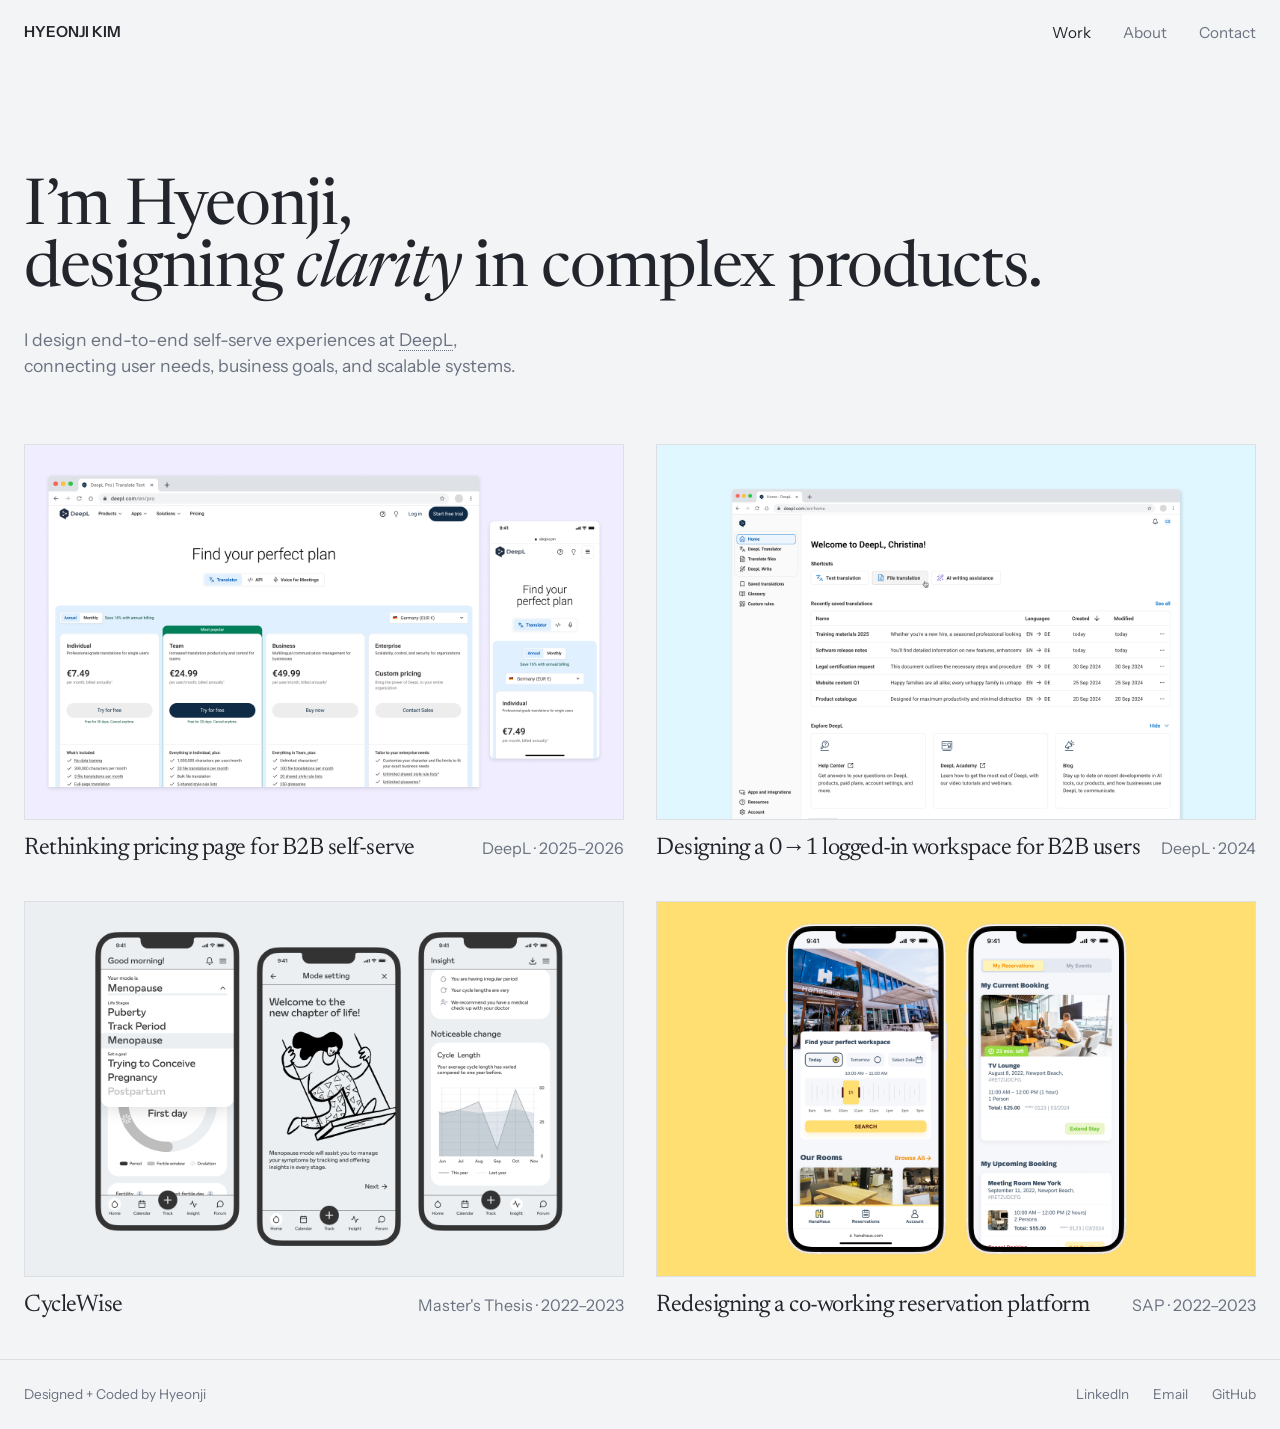
<file: index.html>
<!DOCTYPE html>
<html lang="en">
  <head>
    <meta charset="UTF-8" />
    <meta name="viewport" content="width=device-width, initial-scale=1.0" />
    <title>Hyeonji Kim — Product Designer</title>
    <link rel="preconnect" href="https://fonts.googleapis.com" />
    <link rel="preconnect" href="https://fonts.gstatic.com" crossorigin />
    <link
      href="https://fonts.googleapis.com/css2?family=Instrument+Sans:wght@400;500;600;700&family=Newsreader:opsz,wght@6..72,300;6..72,400&display=swap"
      rel="stylesheet"
    />
    <link rel="stylesheet" href="main.css" />
  </head>
  <body>
    <nav>
      <a href="index.html" class="logo">HYEONJI KIM</a>
      <ul>
        <li><a href="index.html" class="active">Work</a></li>
        <li><a href="about.html">About</a></li>
        <li><a href="contact.html">Contact</a></li>
      </ul>
    </nav>

    <main>
      <section class="hero">
        <h1>
          I’m Hyeonji, <br />designing <span class="italic">clarity</span> in
          complex products.
        </h1>

        <p class="tagline">
          I design end-to-end self-serve experiences at
          <a
            href="https://www.deepl.com"
            target="_blank"
            rel="noopener noreferrer"
            class="inline-link"
            >DeepL</a
          >, <br />connecting user needs, business goals, and scalable systems.
        </p>
      </section>

      <section id="work">
        <div class="case-studies">
          <a href="self-serve.html" class="case-card">
            <div class="case-thumb">
              <img
                src="images/thumbnails/self-serve-thumbnail.png"
                alt="Pricing to Self-Serve Journey"
              />
            </div>

            <div class="case-header">
              <h2>Rethinking pricing page for B2B self-serve</h2>
              <span class="meta">DeepL · 2025–2026</span>
            </div>
          </a>

          <a href="pro-home.html" class="case-card">
            <div class="case-thumb">
              <img
                src="images/thumbnails/pro-home-thumbnail.png"
                alt="Pro Home Experience"
              />
            </div>

            <div class="case-header">
              <h2>Designing a 0→1 logged-in workspace for B2B users</h2>
              <span class="meta">DeepL · 2024</span>
            </div>
          </a>

          <a href="cyclewise.html" class="case-card">
            <div class="case-thumb">
              <img
                src="images/thumbnails/cyclewise_thumbnail.png"
                alt="CycleWise"
              />
            </div>

            <div class="case-header">
              <h2>CycleWise</h2>
              <span class="meta">Master's Thesis · 2022–2023</span>
            </div>
          </a>

          <a href="hanahaus.html" class="case-card">
            <div class="case-thumb">
              <img
                src="images/thumbnails/hanahaus-thumbnail.png"
                alt="HanaHaus"
              />
            </div>

            <div class="case-header">
              <h2>Redesigning a co-working reservation platform</h2>
              <span class="meta">SAP · 2022–2023</span>
            </div>
          </a>
        </div>
      </section>
    </main>

    <footer>
      <p>Designed + Coded by Hyeonji</p>

      <div class="footer-links">
        <a href="https://www.linkedin.com/in/hyeonji-kim/" target="_blank">
          LinkedIn
        </a>

        <a href="mailto:iam.hyeonjikim@gmail.com">Email</a>

        <a href="https://github.com/kim-hyeonji" target="_blank"> GitHub </a>
      </div>
    </footer>
  </body>
</html>
</file>
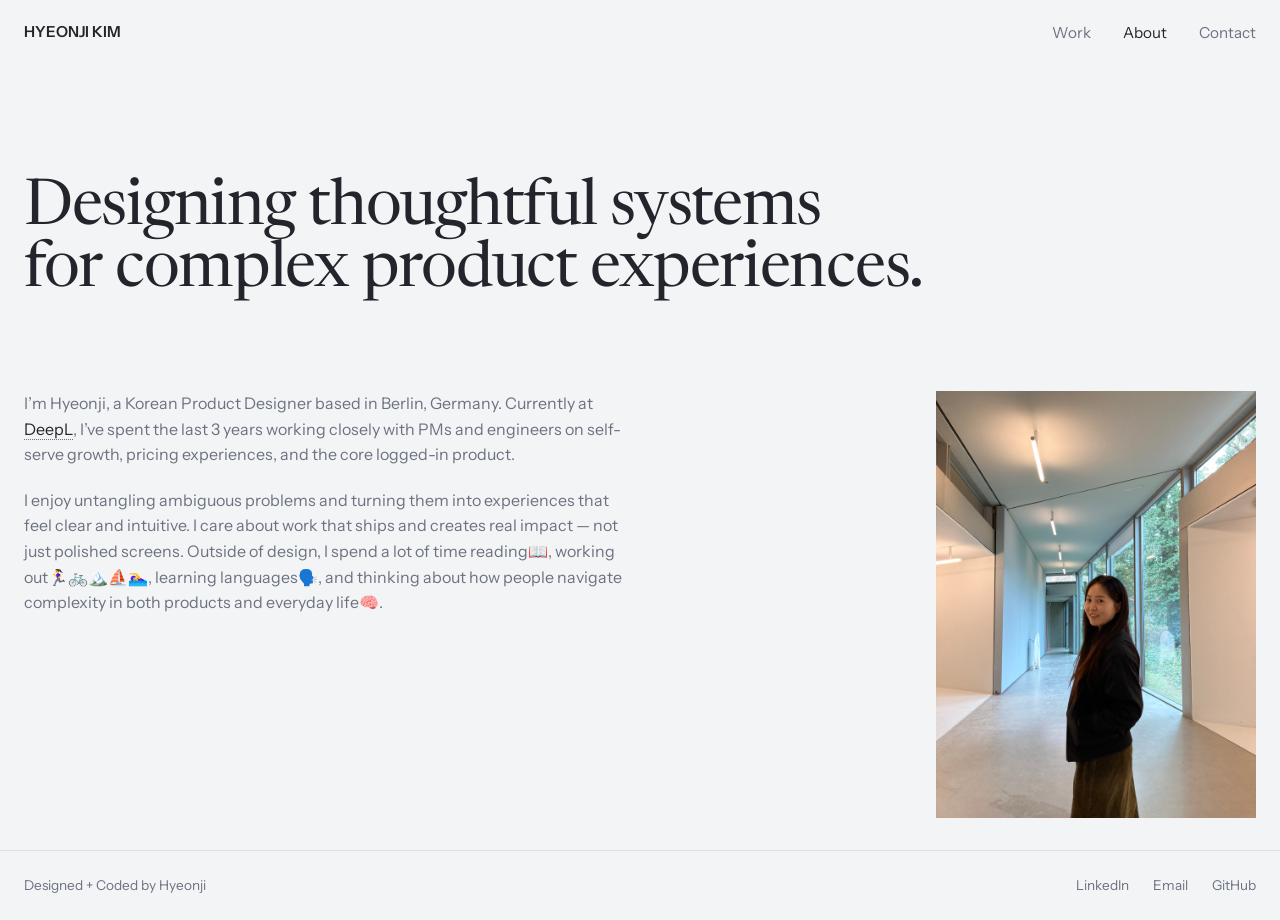
<file: about.html>
<!DOCTYPE html>
<html lang="en">
  <head>
    <meta charset="UTF-8" />
    <meta name="viewport" content="width=device-width, initial-scale=1.0" />
    <title>About — Hyeonji Kim</title>
    <link rel="preconnect" href="https://fonts.googleapis.com" />
    <link rel="preconnect" href="https://fonts.gstatic.com" crossorigin />
    <link
      href="https://fonts.googleapis.com/css2?family=Instrument+Sans:wght@400;500;600;700&family=Newsreader:opsz,wght@6..72,300;6..72,400&display=swap"
      rel="stylesheet"
    />
    <link rel="stylesheet" href="main.css" />
  </head>
  <body>
    <nav>
      <a href="index.html" class="logo">HYEONJI KIM</a>
      <ul>
        <li><a href="index.html">Work</a></li>
        <li><a href="about.html" class="active">About</a></li>
        <li><a href="contact.html">Contact</a></li>
      </ul>
    </nav>

    <main>
      <section class="hero">
        <h1>
          Designing thoughtful systems<br />
          for complex product experiences.
        </h1>
      </section>

      <section id="about">
        <div class="about-layout">
          <div class="prose">
            <p>
              I’m Hyeonji, a Korean Product Designer based in Berlin, Germany.
              Currently at
              <a
                href="https://www.deepl.com"
                target="_blank"
                rel="noopener noreferrer"
                class="inline-link"
                >DeepL</a
              >, I’ve spent the last 3 years working closely with PMs and
              engineers on self-serve growth, pricing experiences, and the core
              logged-in product.
            </p>
            <p>
              I enjoy untangling ambiguous problems and turning them into
              experiences that feel clear and intuitive. I care about work that
              ships and creates real impact — not just polished screens. Outside
              of design, I spend a lot of time reading📖, working
              out🏃‍♀️🚲🏔️⛵️🏊‍♀️, learning languages🗣️, and thinking about how
              people navigate complexity in both products and everyday life🧠.
            </p>

            <!-- Add more personal voice here -->
          </div>

          <div class="about-image">
            <img
              src="images/portrait/hyeonji.jpeg"
              alt="Portrait of Hyeonji Kim"
            />
          </div>
        </div>
      </section>
    </main>

    <footer>
      <p>Designed + Coded by Hyeonji</p>

      <div class="footer-links">
        <a href="https://www.linkedin.com/in/hyeonji-kim/" target="_blank">
          LinkedIn
        </a>

        <a href="mailto:iam.hyeonjikim@gmail.com">Email</a>

        <a href="https://github.com/kim-hyeonji" target="_blank"> GitHub </a>
      </div>
    </footer>
  </body>
</html>
</file>
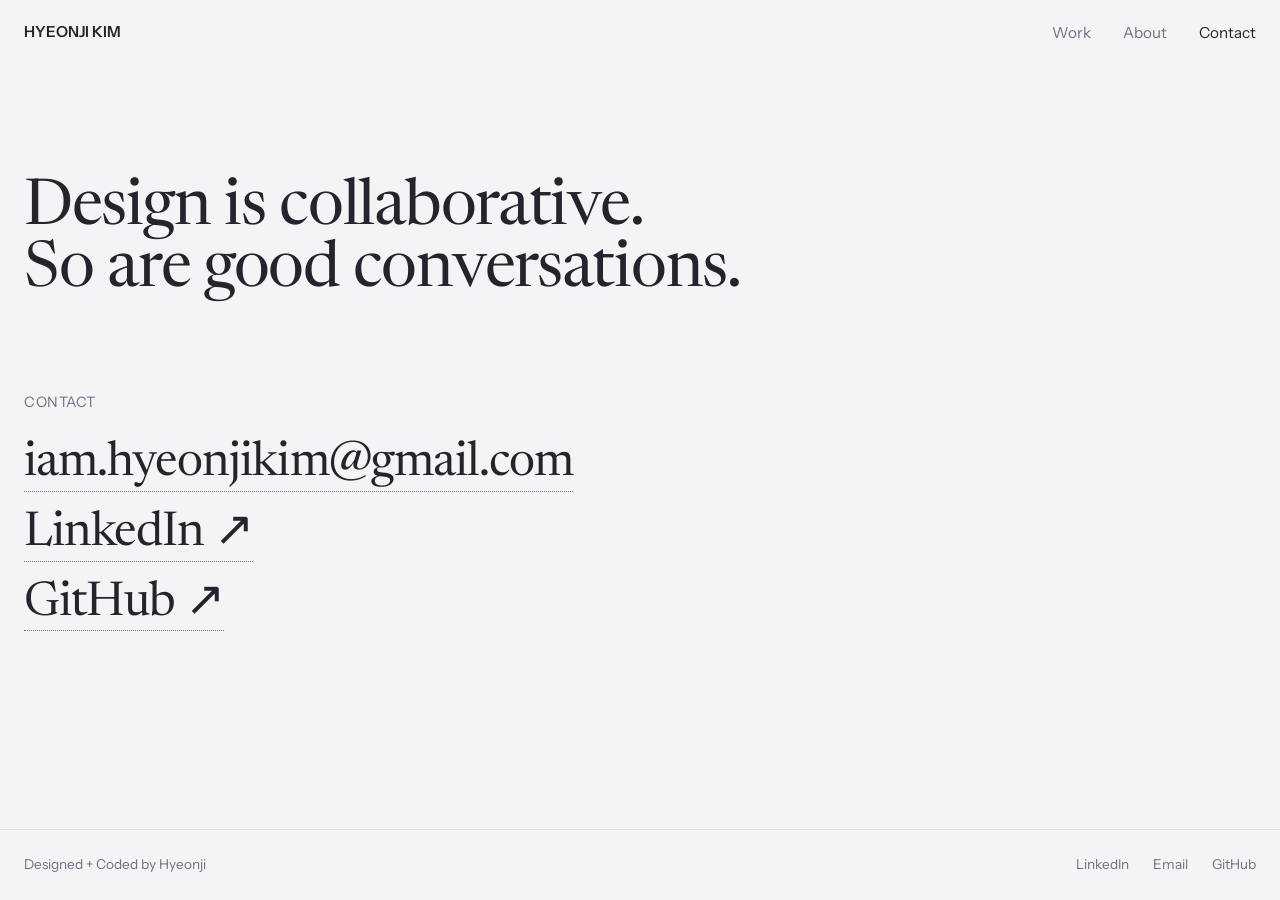
<file: contact.html>
<!DOCTYPE html>
<html lang="en">
  <head>
    <meta charset="UTF-8" />
    <meta name="viewport" content="width=device-width, initial-scale=1.0" />
    <title>Contact — Hyeonji Kim</title>
    <link rel="preconnect" href="https://fonts.googleapis.com" />
    <link rel="preconnect" href="https://fonts.gstatic.com" crossorigin />
    <link
      href="https://fonts.googleapis.com/css2?family=Instrument+Sans:wght@400;500;600;700&family=Newsreader:opsz,wght@6..72,300;6..72,400&display=swap"
      rel="stylesheet"
    />
    <link rel="stylesheet" href="main.css" />
  </head>
  <body>
    <nav>
      <a href="index.html" class="logo">HYEONJI KIM</a>
      <ul>
        <li><a href="index.html">Work</a></li>
        <li><a href="about.html">About</a></li>
        <li><a href="contact.html" class="active">Contact</a></li>
      </ul>
    </nav>

    <main>
      <section class="hero">
        <h1>
          Design is collaborative. <br \ />
          So are good conversations.
        </h1>
      </section>
      <section id="contact">
        <div class="contact-layout">
          <p class="eyebrow">Contact</p>

          <div class="contact-links">
            <a href="mailto:iam.hyeonjikim@gmail.com"
              >iam.hyeonjikim@gmail.com</a
            >
            <a href="https://www.linkedin.com/in/hyeonji-kim/" target="_blank">
              LinkedIn ↗
            </a>
            <a href="https://github.com/kim-hyeonji" target="_blank">
              GitHub ↗
            </a>
          </div>
        </div>
      </section>
    </main>

    <footer>
      <p>Designed + Coded by Hyeonji</p>

      <div class="footer-links">
        <a href="https://www.linkedin.com/in/hyeonji-kim/" target="_blank">
          LinkedIn
        </a>

        <a href="mailto:iam.hyeonjikim@gmail.com">Email</a>

        <a href="https://github.com/kim-hyeonji" target="_blank"> GitHub </a>
      </div>
    </footer>
  </body>
</html>
</file>
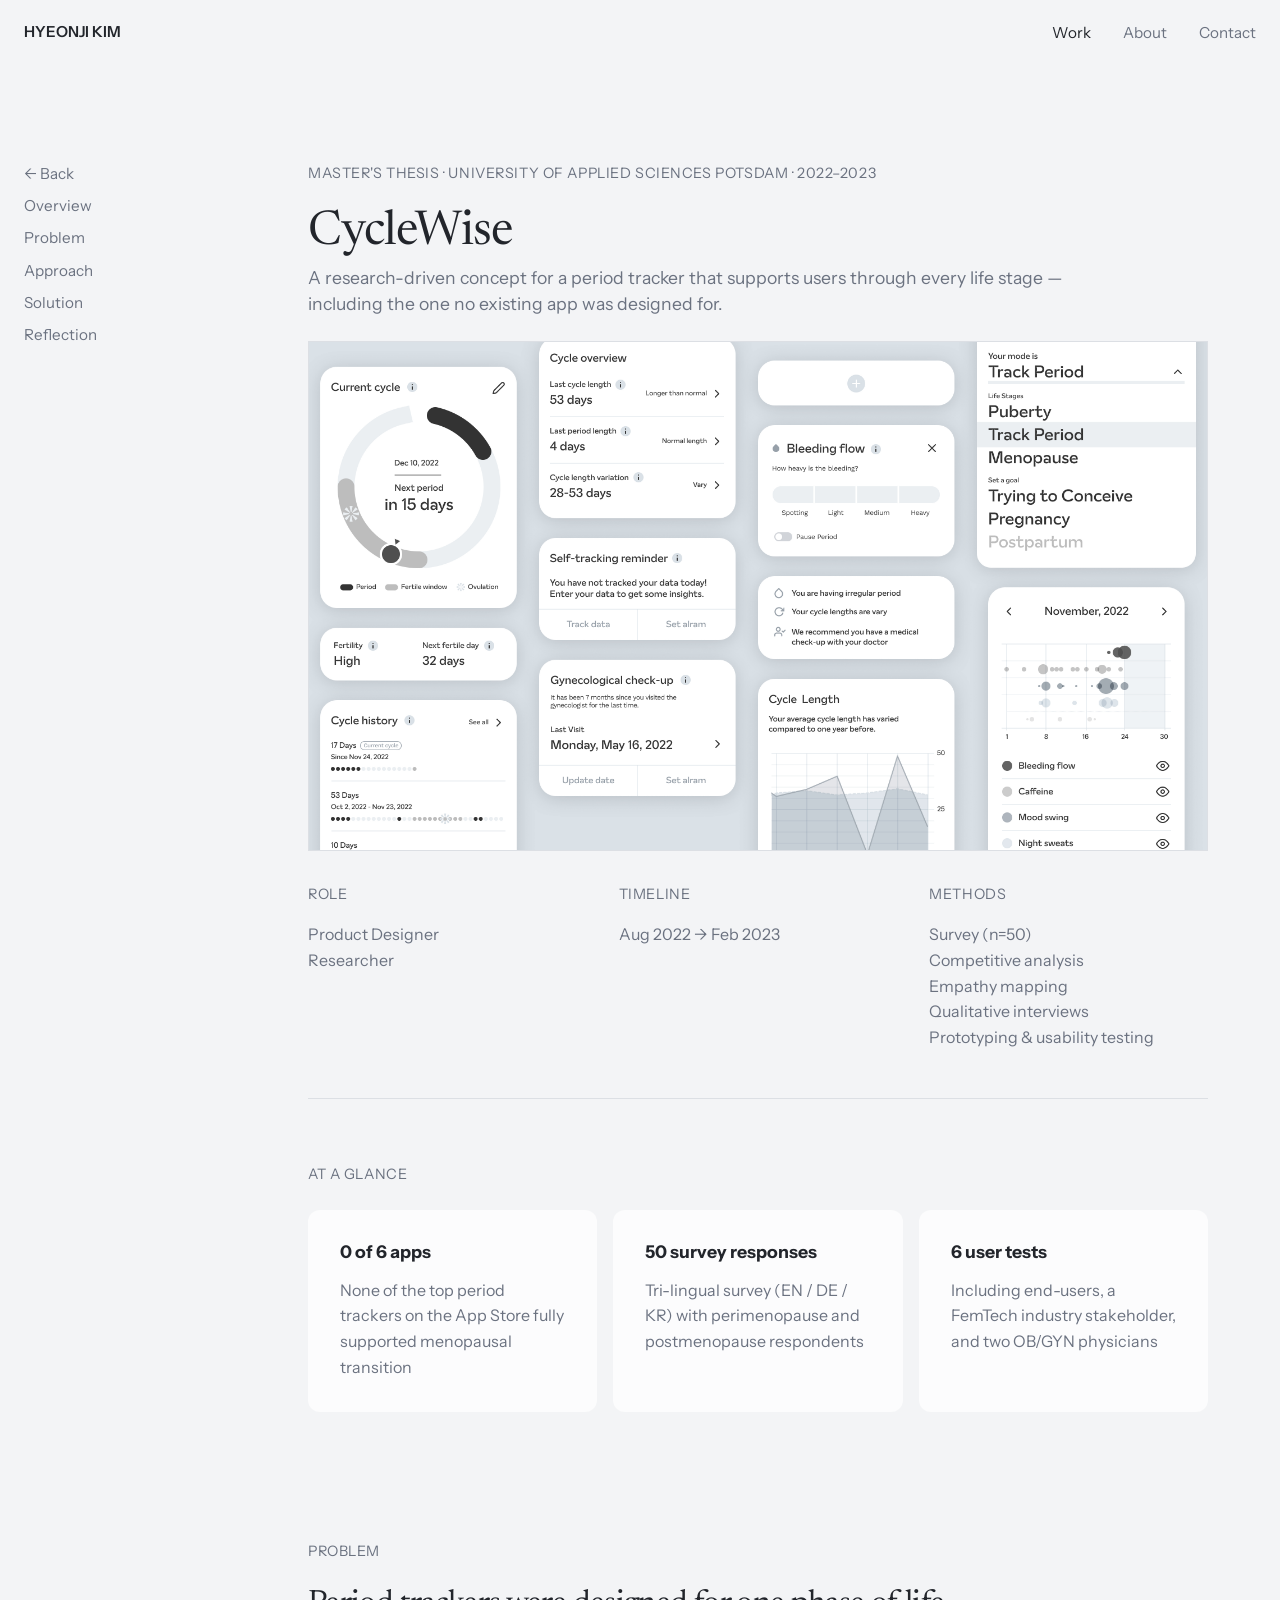
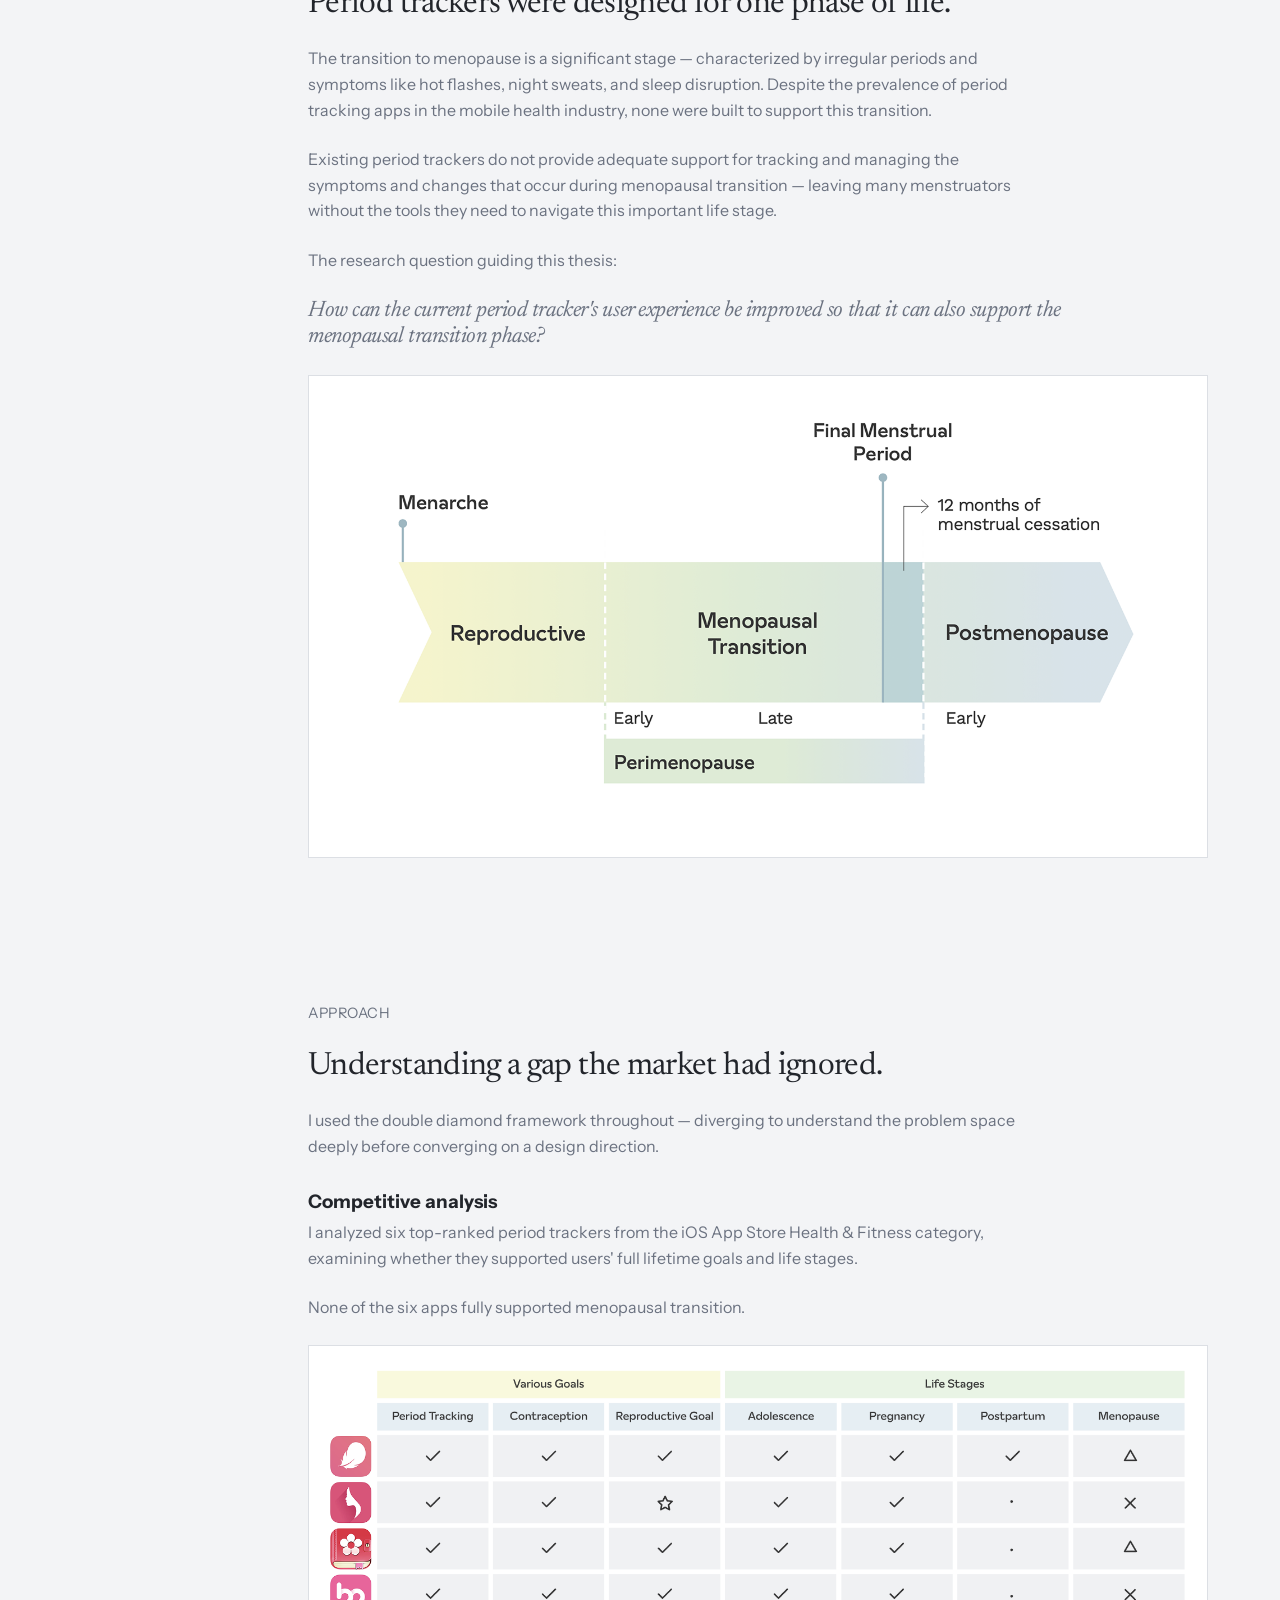
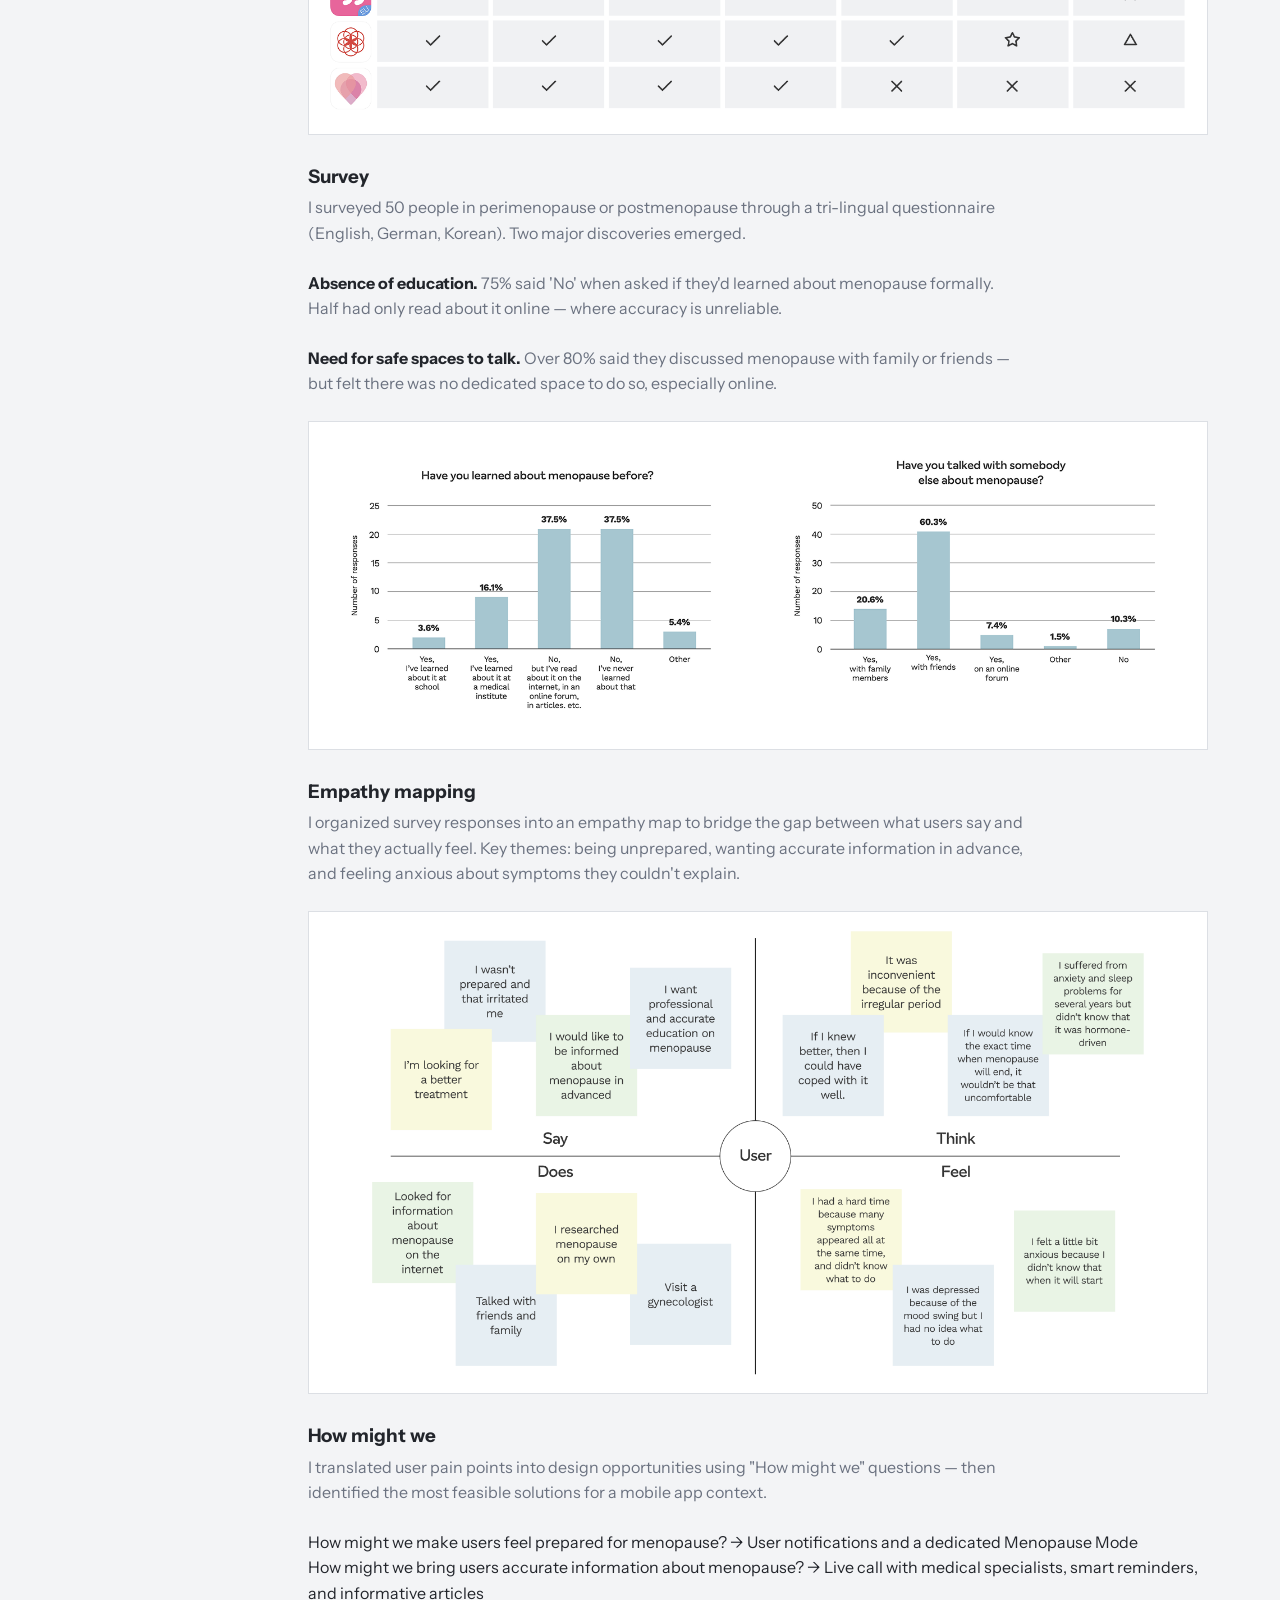
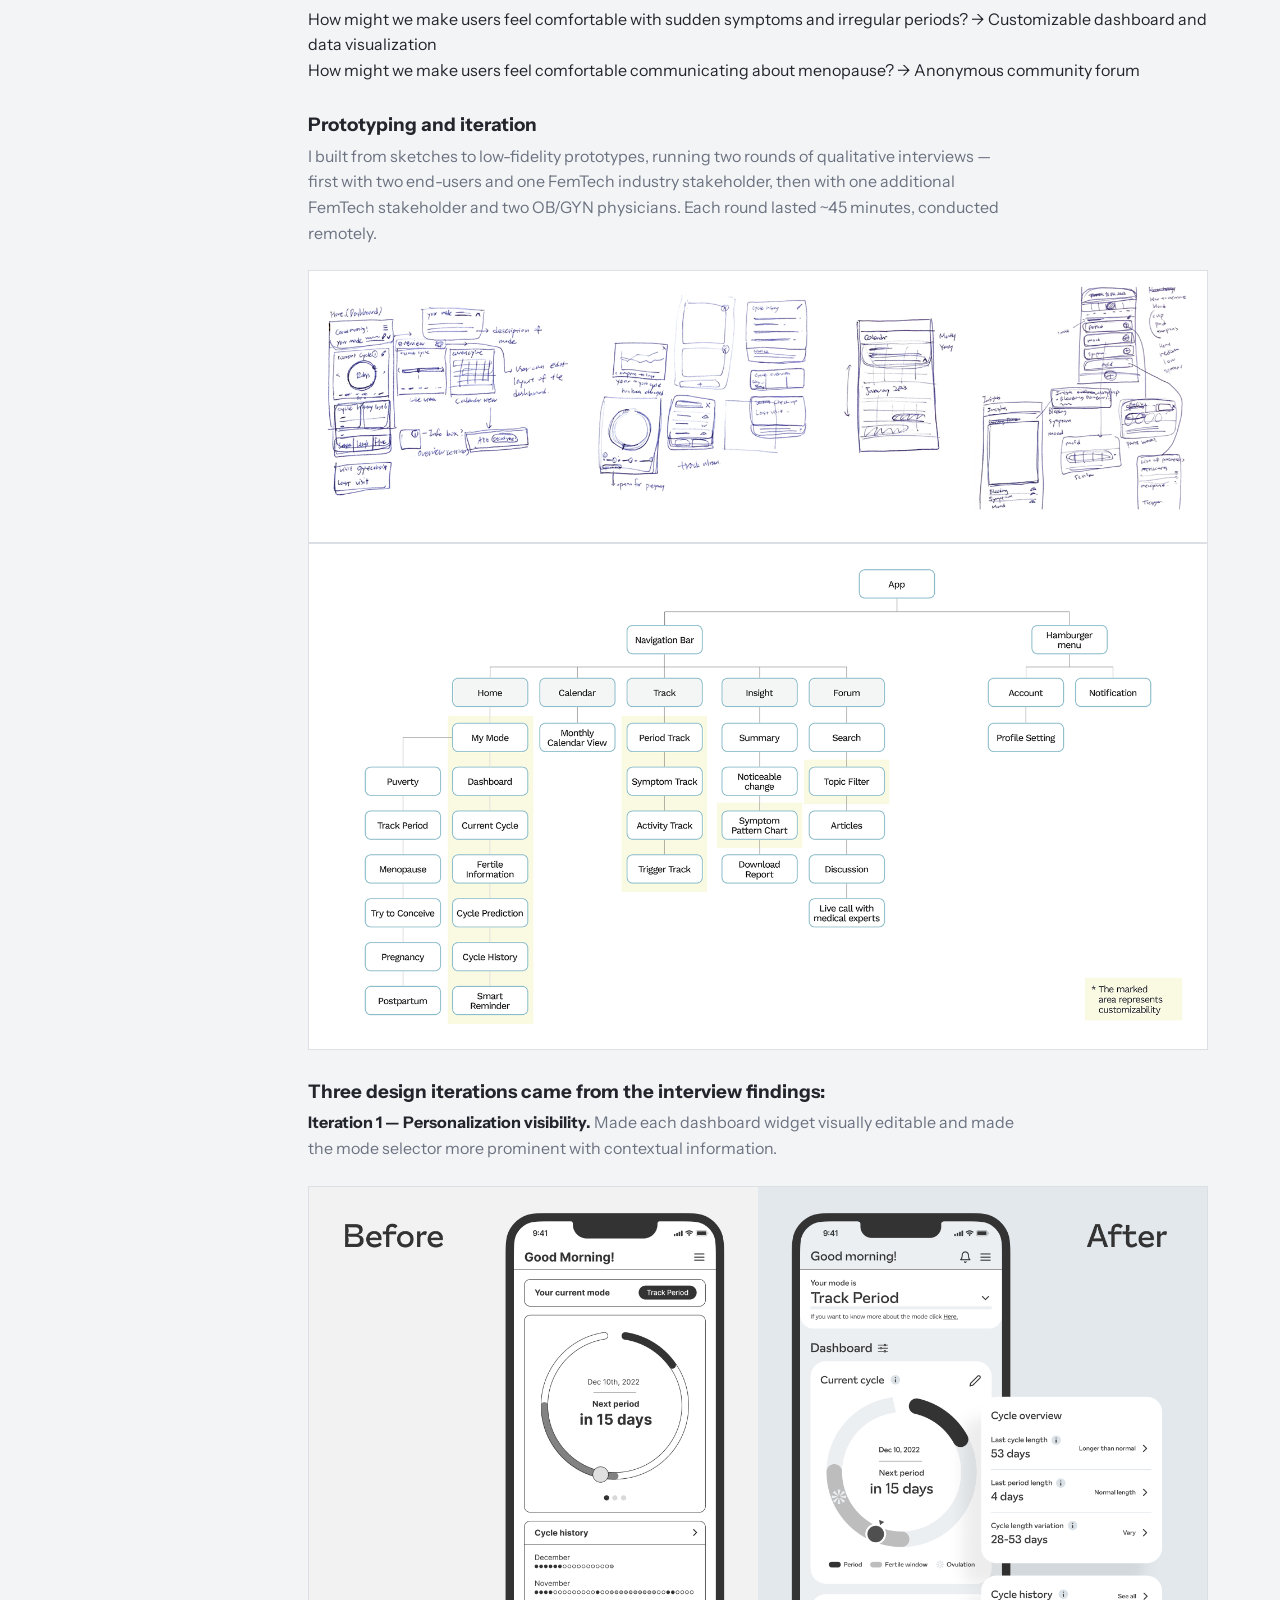
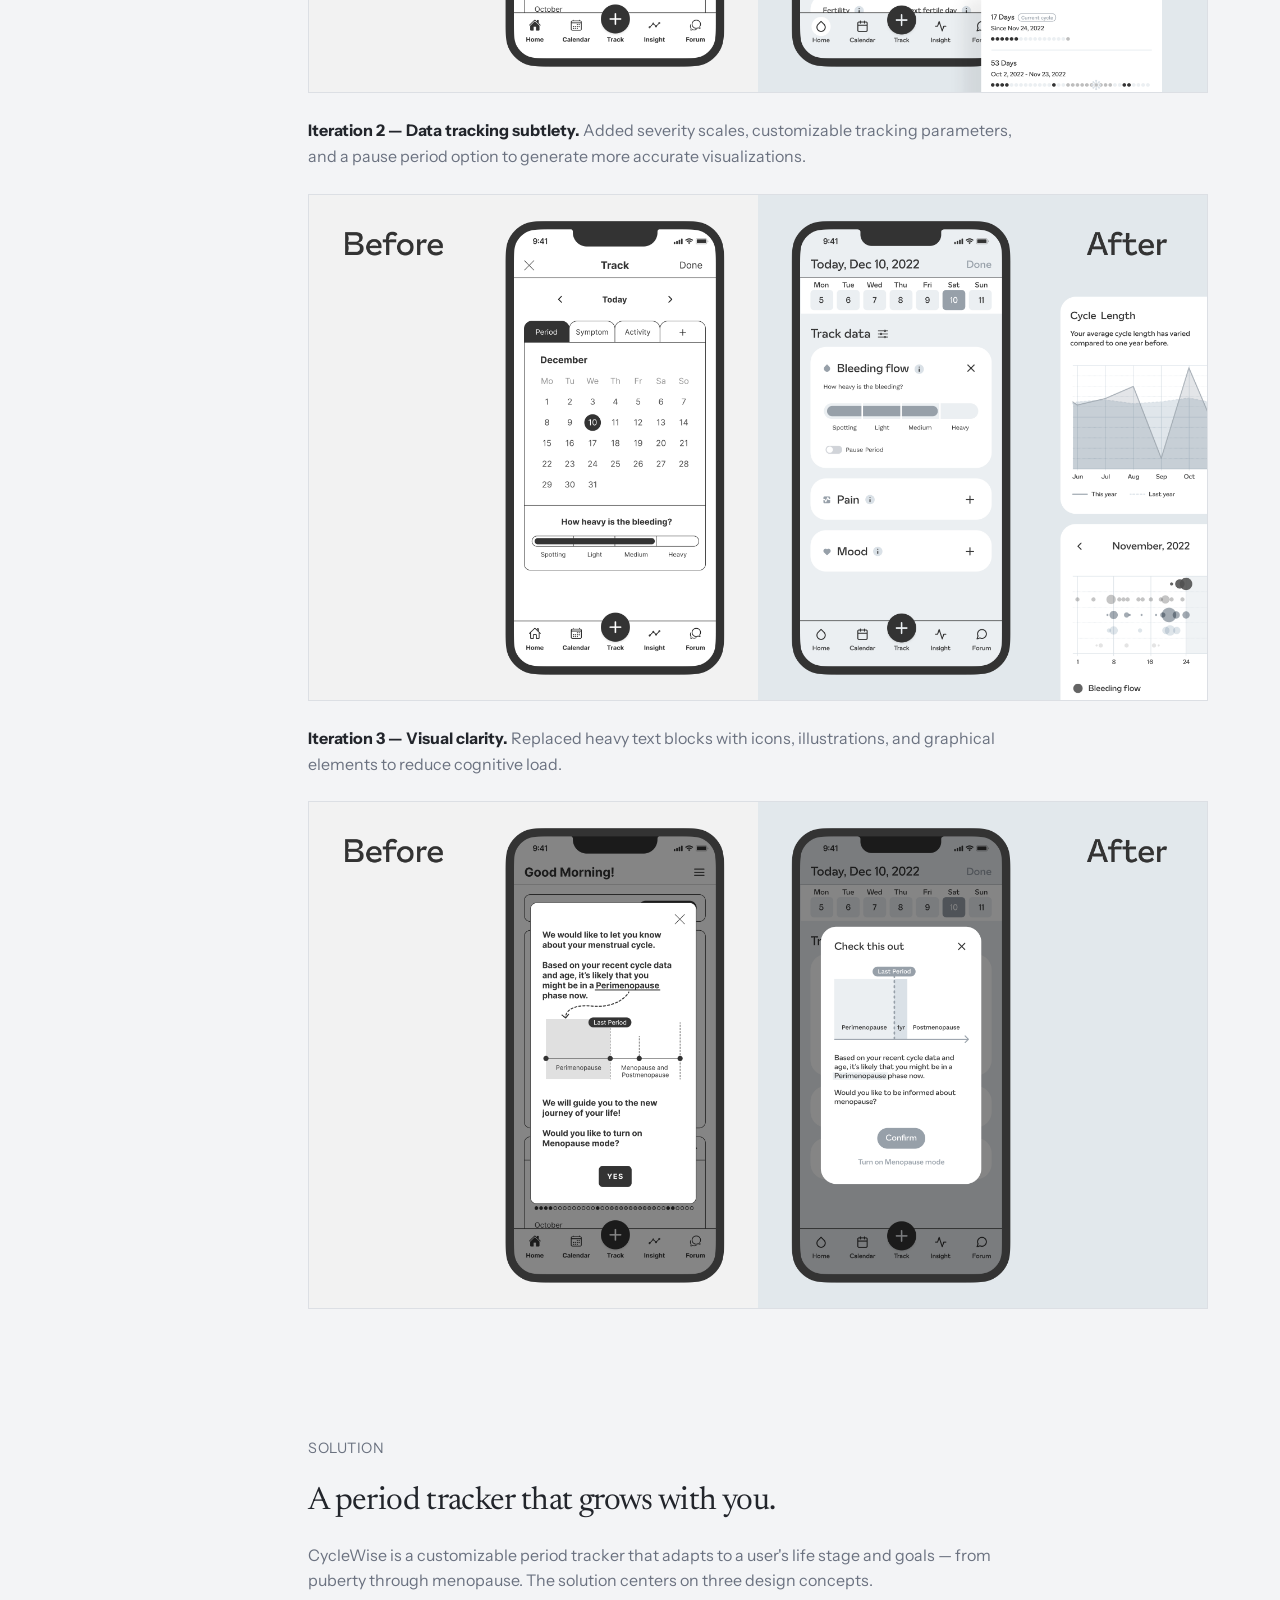
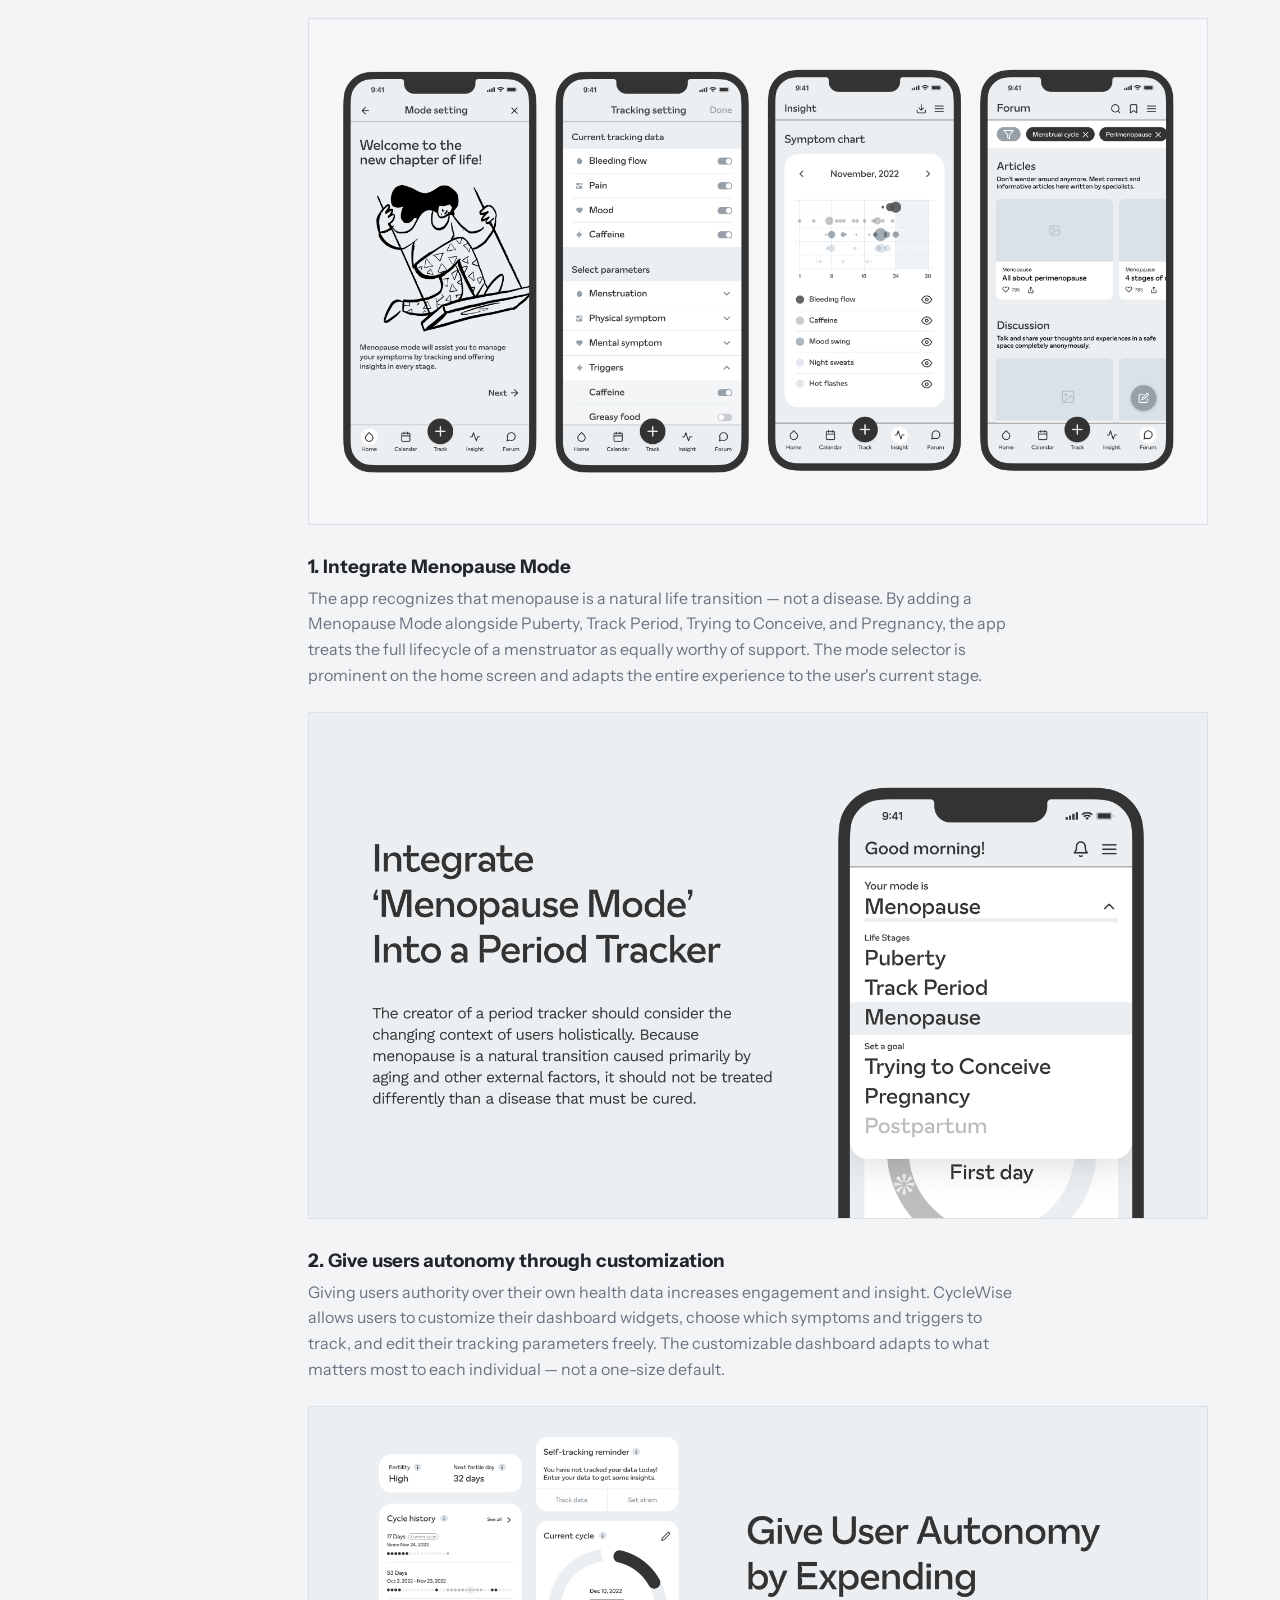
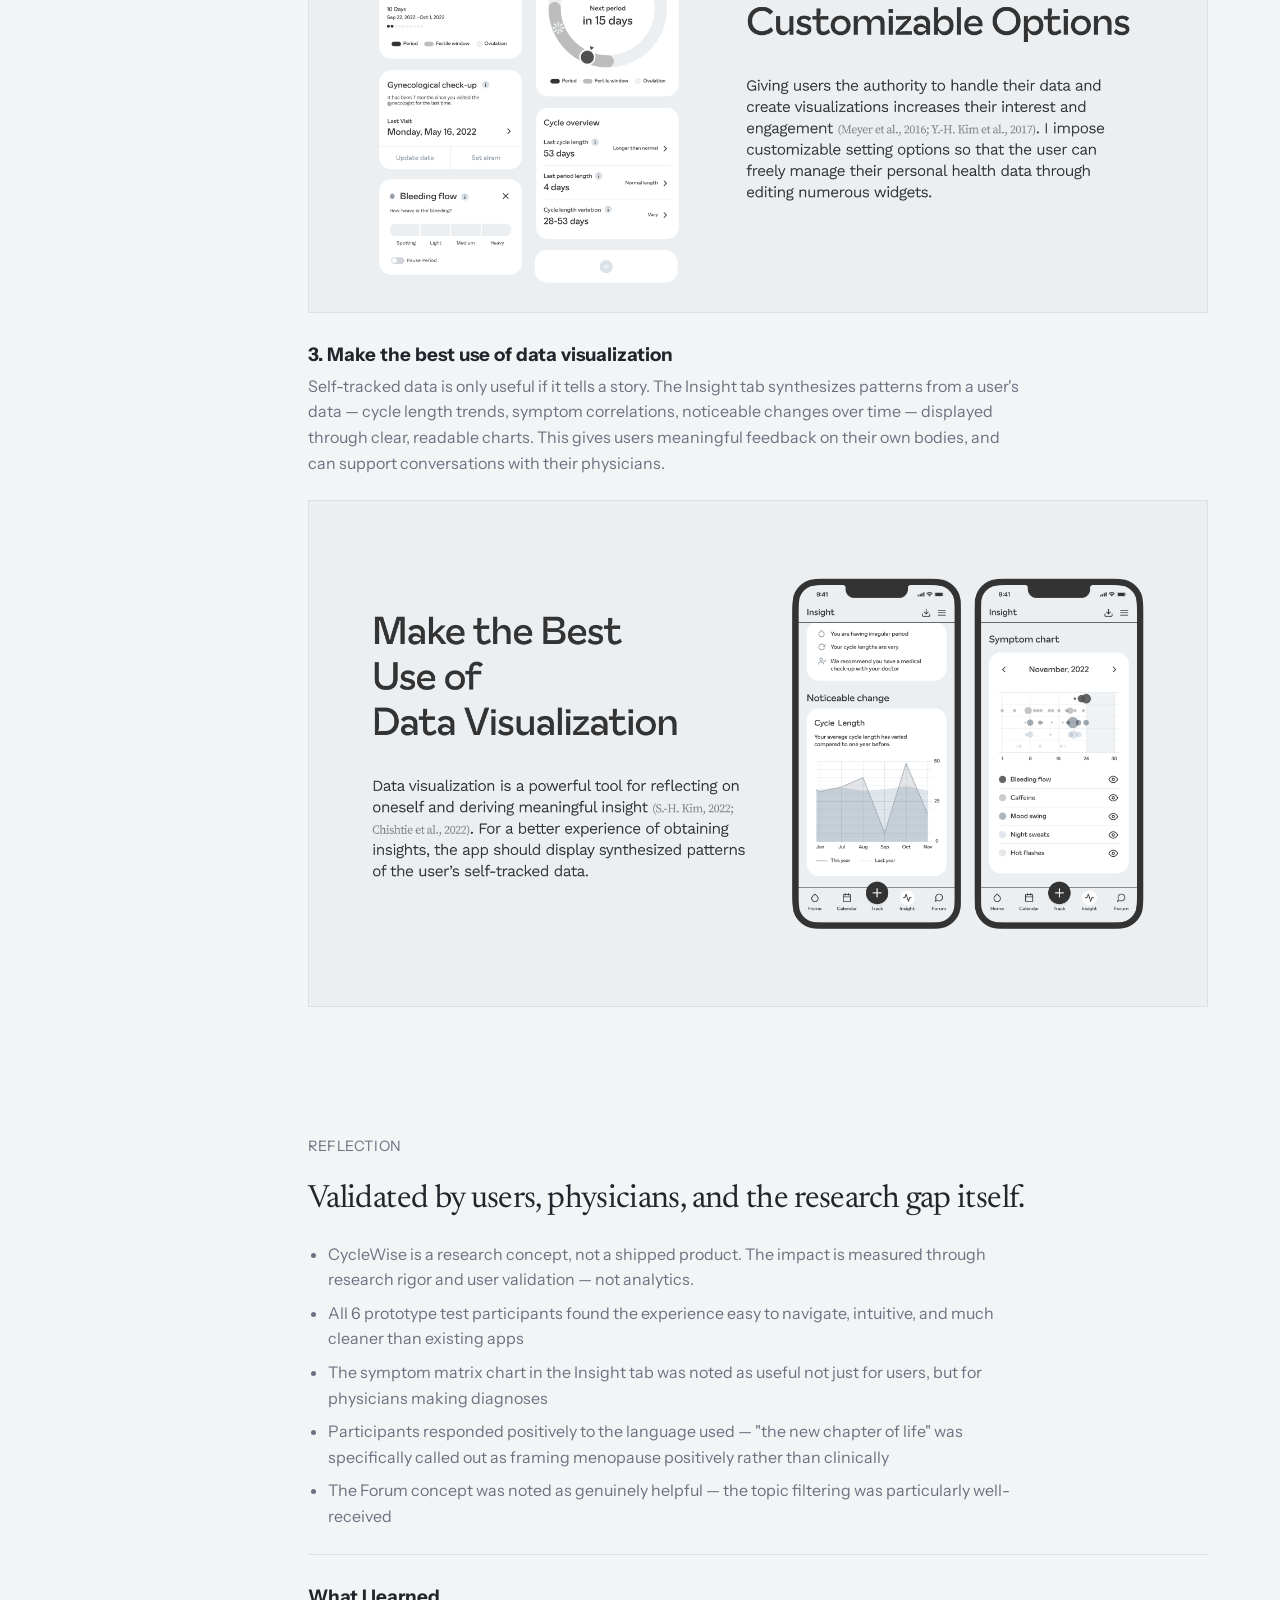
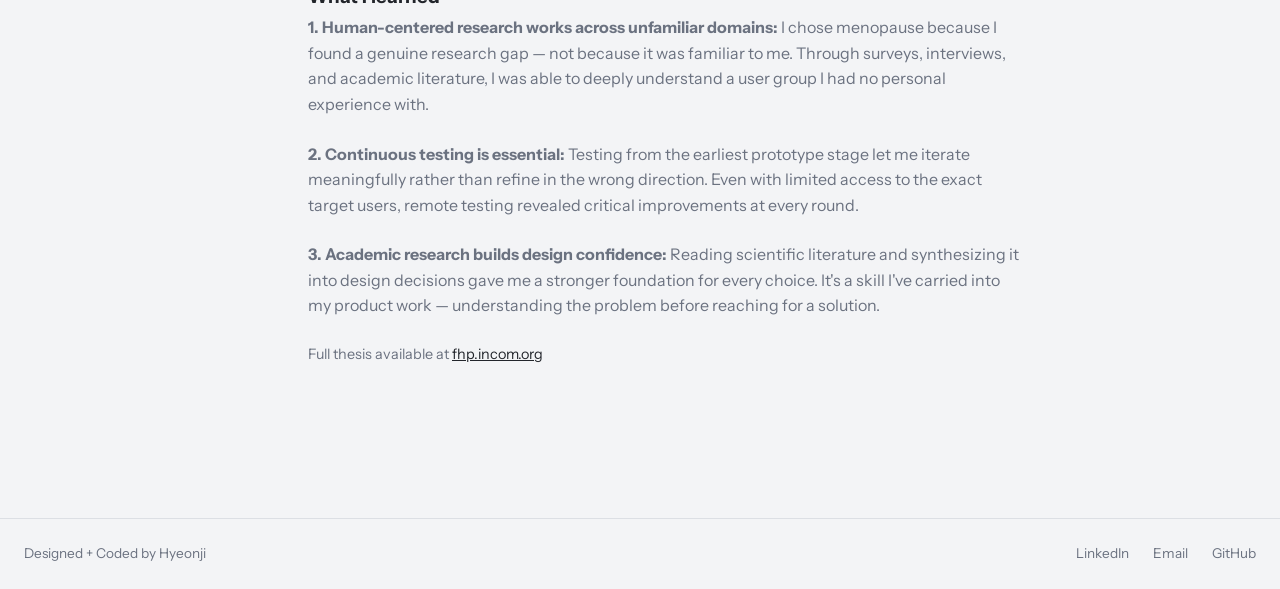
<file: cyclewise.html>
<!DOCTYPE html>
<html lang="en">
  <head>
    <meta charset="UTF-8" />
    <meta name="viewport" content="width=device-width, initial-scale=1.0" />
    <title>About — Hyeonji Kim</title>
    <link rel="preconnect" href="https://fonts.googleapis.com" />
    <link rel="preconnect" href="https://fonts.gstatic.com" crossorigin />
    <link
      href="https://fonts.googleapis.com/css2?family=Instrument+Sans:wght@400;500;600;700&family=Newsreader:opsz,wght@6..72,300;6..72,400&display=swap"
      rel="stylesheet"
    />
    <link rel="stylesheet" href="main.css" />
  </head>
  <body>
    <nav>
      <a href="index.html" class="logo">HYEONJI KIM</a>
      <ul>
        <li><a href="index.html" class="active">Work</a></li>
        <li><a href="about.html">About</a></li>
        <li><a href="contact.html">Contact</a></li>
      </ul>
    </nav>

    <main class="case-layout">
      <aside class="case-nav">
        <a href="index.html">← Back</a>
        <a href="#overview">Overview</a>
        <a href="#problem">Problem</a>
        <a href="#approach">Approach</a>
        <a href="#solution">Solution</a>
        <a href="#reflection">Reflection</a>
      </aside>

      <article class="case-content">
        <!-- ── OVERVIEW ── -->
        <section id="overview" class="case-section">
          <p class="eyebrow">
            Master's Thesis · University of Applied Sciences Potsdam · 2022–2023
          </p>
          <h1>CycleWise</h1>
          <p class="tagline">
            A research-driven concept for a period tracker that supports users
            through every life stage — including the one no existing app was
            designed for.
          </p>
        </section>

        <div class="case-thumb hero-thumb">
          <img
            src="images/case-studies/cyclewise/cyclewise-0.jpg"
            alt="CycleWise"
          />
        </div>

        <section class="case-overview">
          <div class="overview-item">
            <p class="eyebrow">Role</p>
            <p>Product Designer<br />Researcher</p>
          </div>

          <div class="overview-item">
            <p class="eyebrow">Timeline</p>
            <p>Aug 2022 → Feb 2023</p>
          </div>
          <div class="overview-item">
            <p class="eyebrow">Methods</p>
            <p>
              Survey (n=50)<br />
              Competitive analysis<br />
              Empathy mapping<br />
              Qualitative interviews<br />
              Prototyping & usability testing
            </p>
          </div>
        </section>

        <hr
          style="
            border: none;
            border-top: 1px solid var(--border);
            margin: 20px 0;
          "
        />

        <section class="impact-overview">
          <p class="eyebrow">At a glance</p>
          <div class="impact-grid">
            <div class="impact-card">
              <h3>0 of 6 apps</h3>
              <p>
                None of the top period trackers on the App Store fully supported
                menopausal transition
              </p>
            </div>
            <div class="impact-card">
              <h3>50 survey responses</h3>
              <p>
                Tri-lingual survey (EN / DE / KR) with perimenopause and
                postmenopause respondents
              </p>
            </div>
            <div class="impact-card">
              <h3>6 user tests</h3>
              <p>
                Including end-users, a FemTech industry stakeholder, and two
                OB/GYN physicians
              </p>
            </div>
          </div>
        </section>

        <!-- ── PROBLEM ── -->
        <section id="problem" class="case-section">
          <p class="eyebrow">Problem</p>
          <h2>Period trackers were designed for one phase of life.</h2>

          <p>
            The transition to menopause is a significant stage — characterized
            by irregular periods and symptoms like hot flashes, night sweats,
            and sleep disruption. Despite the prevalence of period tracking apps
            in the mobile health industry, none were built to support this
            transition.
          </p>

          <div class="callout">
            <p>
              Existing period trackers do not provide adequate support for
              tracking and managing the symptoms and changes that occur during
              menopausal transition — leaving many menstruators without the
              tools they need to navigate this important life stage.
            </p>
          </div>

          <p>The research question guiding this thesis:</p>

          <p class="serif-accent">
            How can the current period tracker's user experience be improved so
            that it can also support the menopausal transition phase?
          </p>

          <div class="case-thumb hero-thumb">
            <img
              src="images/case-studies/cyclewise/cyclewise-1.png"
              alt="CycleWise"
            />
          </div>
        </section>

        <!-- ── APPROACH ── -->
        <section id="approach" class="case-section">
          <p class="eyebrow">Approach</p>
          <h2>Understanding a gap the market had ignored.</h2>

          <p>
            I used the double diamond framework throughout — diverging to
            understand the problem space deeply before converging on a design
            direction.
          </p>

          <h3>Competitive analysis</h3>
          <p>
            I analyzed six top-ranked period trackers from the iOS App Store
            Health & Fitness category, examining whether they supported users'
            full lifetime goals and life stages.
          </p>

          <div class="callout">
            <p>None of the six apps fully supported menopausal transition.</p>
          </div>

          <div class="case-thumb hero-thumb">
            <img
              src="images/case-studies/cyclewise/cyclewise-2.png"
              alt="CycleWise"
            />
          </div>

          <h3>Survey</h3>
          <p>
            I surveyed 50 people in perimenopause or postmenopause through a
            tri-lingual questionnaire (English, German, Korean). Two major
            discoveries emerged.
          </p>

          <div class="finding-list">
            <div class="finding-item">
              <div class="finding-dot"></div>
              <p>
                <strong style="color: var(--text)"
                  >Absence of education.</strong
                >
                75% said 'No' when asked if they'd learned about menopause
                formally. Half had only read about it online — where accuracy is
                unreliable.
              </p>
            </div>
            <div class="finding-item">
              <div class="finding-dot"></div>
              <p>
                <strong style="color: var(--text)"
                  >Need for safe spaces to talk.</strong
                >
                Over 80% said they discussed menopause with family or friends —
                but felt there was no dedicated space to do so, especially
                online.
              </p>
            </div>
          </div>

          <div class="case-thumb hero-thumb">
            <img
              src="images/case-studies/cyclewise/cyclewise-3.png"
              alt="CycleWise"
            />
          </div>

          <h3>Empathy mapping</h3>
          <p>
            I organized survey responses into an empathy map to bridge the gap
            between what users say and what they actually feel. Key themes:
            being unprepared, wanting accurate information in advance, and
            feeling anxious about symptoms they couldn't explain.
          </p>

          <div class="case-thumb hero-thumb">
            <img
              src="images/case-studies/cyclewise/cyclewise-4.png"
              alt="CycleWise"
            />
          </div>

          <h3>How might we</h3>
          <p>
            I translated user pain points into design opportunities using "How
            might we" questions — then identified the most feasible solutions
            for a mobile app context.
          </p>

          <div class="hmw-list">
            <div class="hmw-item">
              <span class="hmw-q"
                >How might we make users feel prepared for menopause?</span
              >
              <span class="hmw-a"
                >→ User notifications and a dedicated Menopause Mode</span
              >
            </div>
            <div class="hmw-item">
              <span class="hmw-q"
                >How might we bring users accurate information about
                menopause?</span
              >
              <span class="hmw-a"
                >→ Live call with medical specialists, smart reminders, and
                informative articles</span
              >
            </div>
            <div class="hmw-item">
              <span class="hmw-q"
                >How might we make users feel comfortable with sudden symptoms
                and irregular periods?</span
              >
              <span class="hmw-a"
                >→ Customizable dashboard and data visualization</span
              >
            </div>
            <div class="hmw-item">
              <span class="hmw-q"
                >How might we make users feel comfortable communicating about
                menopause?</span
              >
              <span class="hmw-a">→ Anonymous community forum</span>
            </div>
          </div>

          <h3>Prototyping and iteration</h3>
          <p>
            I built from sketches to low-fidelity prototypes, running two rounds
            of qualitative interviews — first with two end-users and one FemTech
            industry stakeholder, then with one additional FemTech stakeholder
            and two OB/GYN physicians. Each round lasted ~45 minutes, conducted
            remotely.
          </p>

          <div class="image-grid-2">
            <div class="case-thumb" style="margin-bottom: 0">
              <img
                src="images/case-studies/cyclewise/cyclewise-6.png"
                alt="CycleWise"
              />
            </div>
            <div class="case-thumb" style="margin-bottom: 0">
              <img
                src="images/case-studies/cyclewise/cyclewise-5.png"
                alt="CycleWise"
              />
            </div>
          </div>

          <h3>Three design iterations came from the interview findings:</h3>

          <div class="finding-list">
            <div class="finding-item">
              <div class="finding-dot"></div>
              <p>
                <strong style="color: var(--text)"
                  >Iteration 1 — Personalization visibility.</strong
                >
                Made each dashboard widget visually editable and made the mode
                selector more prominent with contextual information.
              </p>
            </div>

            <div class="case-thumb" style="margin-bottom: 0">
              <img
                src="images/case-studies/cyclewise/cyclewise-7.png"
                alt="CycleWise"
              />
            </div>
            <br />
            <div class="finding-item">
              <div class="finding-dot"></div>
              <p>
                <strong style="color: var(--text)"
                  >Iteration 2 — Data tracking subtlety.</strong
                >
                Added severity scales, customizable tracking parameters, and a
                pause period option to generate more accurate visualizations.
              </p>
            </div>

            <div class="case-thumb" style="margin-bottom: 0">
              <img
                src="images/case-studies/cyclewise/cyclewise-8.png"
                alt="CycleWise"
              />
            </div>
            <br />
            <div class="finding-item">
              <div class="finding-dot"></div>
              <p>
                <strong style="color: var(--text)"
                  >Iteration 3 — Visual clarity.</strong
                >
                Replaced heavy text blocks with icons, illustrations, and
                graphical elements to reduce cognitive load.
              </p>
            </div>
          </div>

          <div class="case-thumb" style="margin-bottom: 0">
            <img
              src="images/case-studies/cyclewise/cyclewise-9.png"
              alt="CycleWise"
            />
          </div>
        </section>

        <!-- ── SOLUTION ── -->
        <section id="solution" class="case-section">
          <p class="eyebrow">Solution</p>
          <h2>A period tracker that grows with you.</h2>

          <p>
            CycleWise is a customizable period tracker that adapts to a user's
            life stage and goals — from puberty through menopause. The solution
            centers on three design concepts.
          </p>

          <div class="case-thumb" style="margin-bottom: 0">
            <img
              src="images/case-studies/cyclewise/cyclewise-10.png"
              alt="CycleWise"
            />
          </div>

          <div class="feature-list">
            <div class="feature-item">
              <h3>1. Integrate Menopause Mode</h3>
              <p>
                The app recognizes that menopause is a natural life transition —
                not a disease. By adding a Menopause Mode alongside Puberty,
                Track Period, Trying to Conceive, and Pregnancy, the app treats
                the full lifecycle of a menstruator as equally worthy of
                support. The mode selector is prominent on the home screen and
                adapts the entire experience to the user's current stage.
              </p>
              <div class="case-thumb">
                <img
                  src="images/case-studies/cyclewise/cyclewise-11.png"
                  alt="CycleWise"
                />
              </div>
            </div>

            <div class="feature-item">
              <h3>2. Give users autonomy through customization</h3>
              <p>
                Giving users authority over their own health data increases
                engagement and insight. CycleWise allows users to customize
                their dashboard widgets, choose which symptoms and triggers to
                track, and edit their tracking parameters freely. The
                customizable dashboard adapts to what matters most to each
                individual — not a one-size default.
              </p>

              <div class="case-thumb" style="margin-bottom: 0">
                <img
                  src="images/case-studies/cyclewise/cyclewise-12.png"
                  alt="CycleWise"
                />
              </div>
            </div>

            <div class="feature-item">
              <h3>3. Make the best use of data visualization</h3>
              <p>
                Self-tracked data is only useful if it tells a story. The
                Insight tab synthesizes patterns from a user's data — cycle
                length trends, symptom correlations, noticeable changes over
                time — displayed through clear, readable charts. This gives
                users meaningful feedback on their own bodies, and can support
                conversations with their physicians.
              </p>
              <div class="case-thumb" style="margin-bottom: 0">
                <img
                  src="images/case-studies/cyclewise/cyclewise-13.png"
                  alt="CycleWise"
                />
              </div>
            </div>
          </div>
        </section>

        <!-- ── REFLECTION ── -->
        <section id="reflection" class="case-section">
          <p class="eyebrow">Reflection</p>
          <h2>Validated by users, physicians, and the research gap itself.</h2>

          <ul>
            <li>
              CycleWise is a research concept, not a shipped product. The impact
              is measured through research rigor and user validation — not
              analytics.
            </li>
            <li>
              All 6 prototype test participants found the experience easy to
              navigate, intuitive, and much cleaner than existing apps
            </li>
            <li>
              The symptom matrix chart in the Insight tab was noted as useful
              not just for users, but for physicians making diagnoses
            </li>

            <li>
              Participants responded positively to the language used — "the new
              chapter of life" was specifically called out as framing menopause
              positively rather than clinically
            </li>

            <li>
              The Forum concept was noted as genuinely helpful — the topic
              filtering was particularly well-received
            </li>
          </ul>

          <hr
            style="border: none; border-top: 1px solid #dcdfe4; margin: 20px 0"
          />

          <h3>What I learned</h3>

          <p>
            <b>1. Human-centered research works across unfamiliar domains:</b> I
            chose menopause because I found a genuine research gap — not because
            it was familiar to me. Through surveys, interviews, and academic
            literature, I was able to deeply understand a user group I had no
            personal experience with.
          </p>

          <p>
            <b>2. Continuous testing is essential:</b> Testing from the earliest
            prototype stage let me iterate meaningfully rather than refine in
            the wrong direction. Even with limited access to the exact target
            users, remote testing revealed critical improvements at every round.
          </p>

          <p>
            <b>3. Academic research builds design confidence:</b> Reading
            scientific literature and synthesizing it into design decisions gave
            me a stronger foundation for every choice. It's a skill I've carried
            into my product work — understanding the problem before reaching for
            a solution.
          </p>

          <p style="font-size: 0.9rem; color: var(--muted)">
            Full thesis available at
            <a
              href="https://fhp.incom.org/action/open-file/669871"
              target="_blank"
              style="color: var(--text)"
              >fhp.incom.org</a
            >
          </p>
        </section>
      </article>
    </main>

    <footer>
      <p>Designed + Coded by Hyeonji</p>

      <div class="footer-links">
        <a href="https://www.linkedin.com/in/hyeonji-kim/" target="_blank">
          LinkedIn
        </a>

        <a href="mailto:iam.hyeonjikim@gmail.com">Email</a>

        <a href="https://github.com/kim-hyeonji" target="_blank"> GitHub </a>
      </div>
    </footer>
  </body>
</html>
</file>
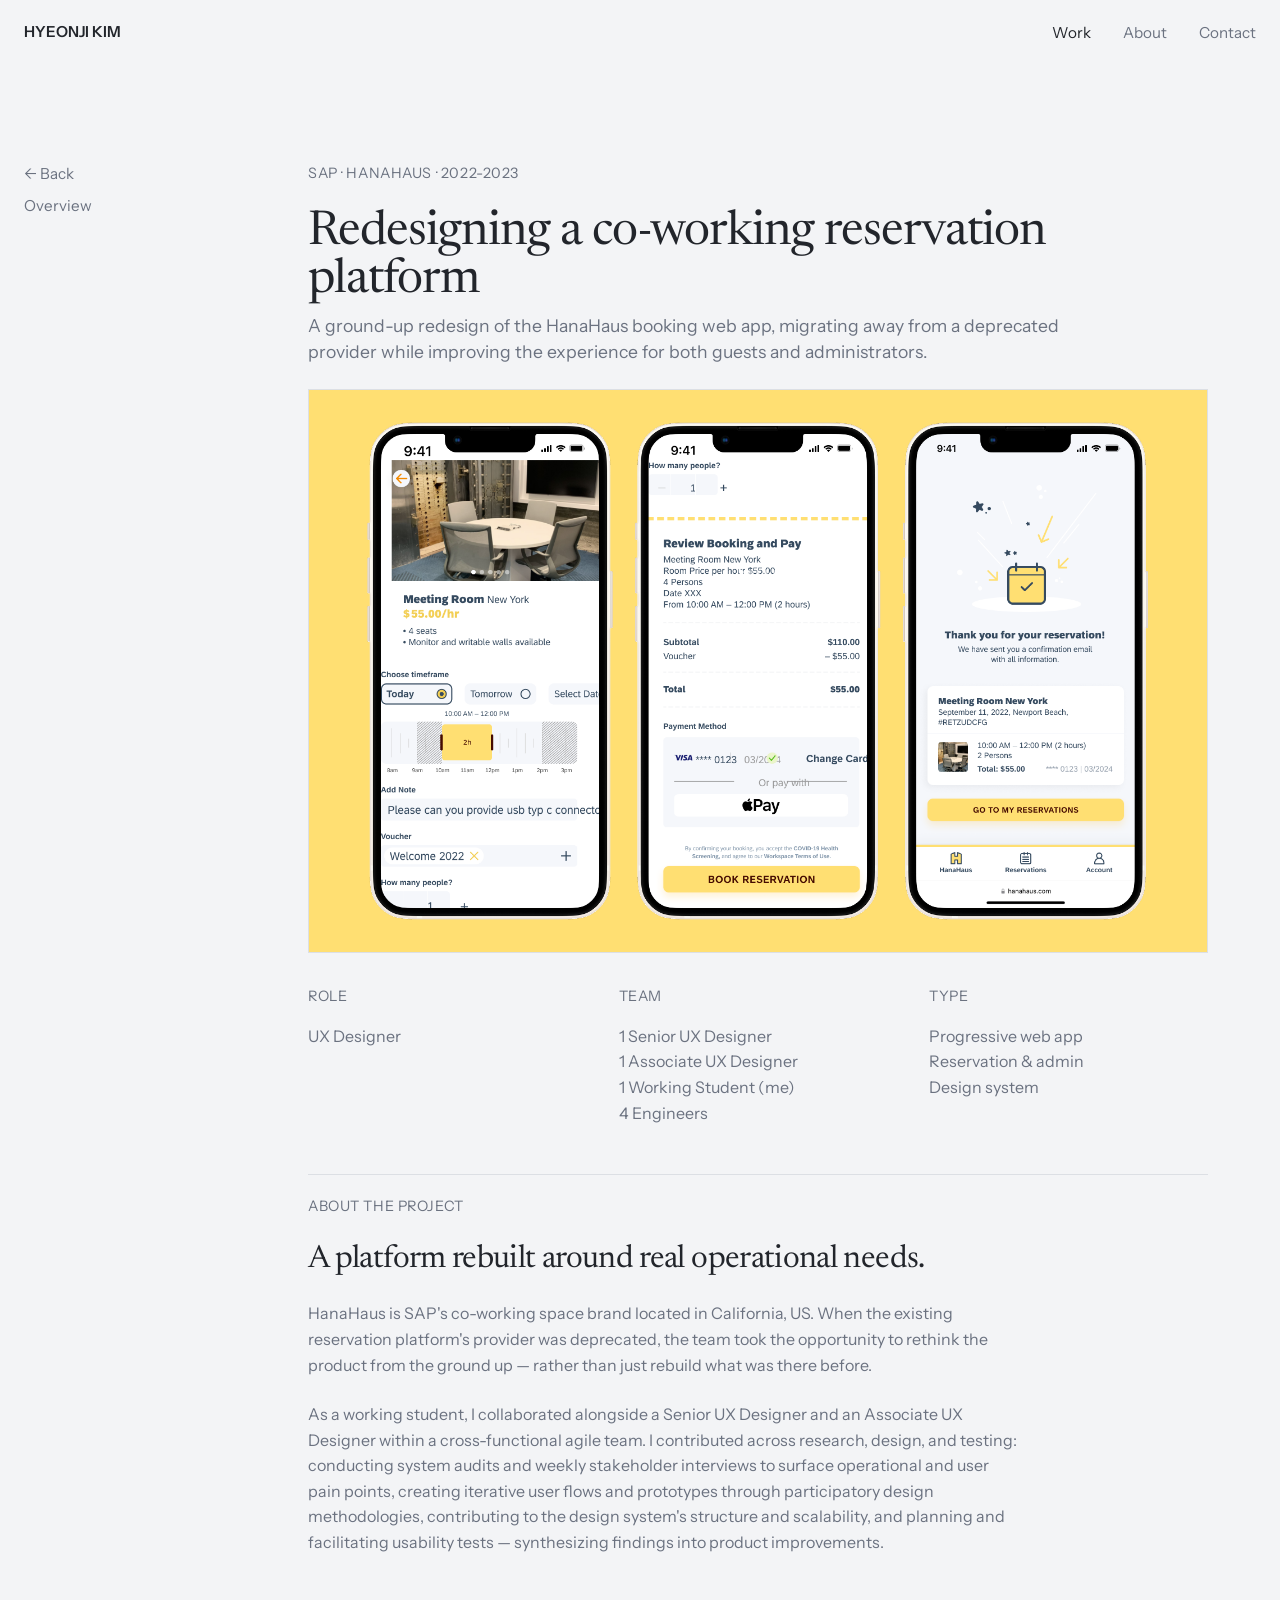
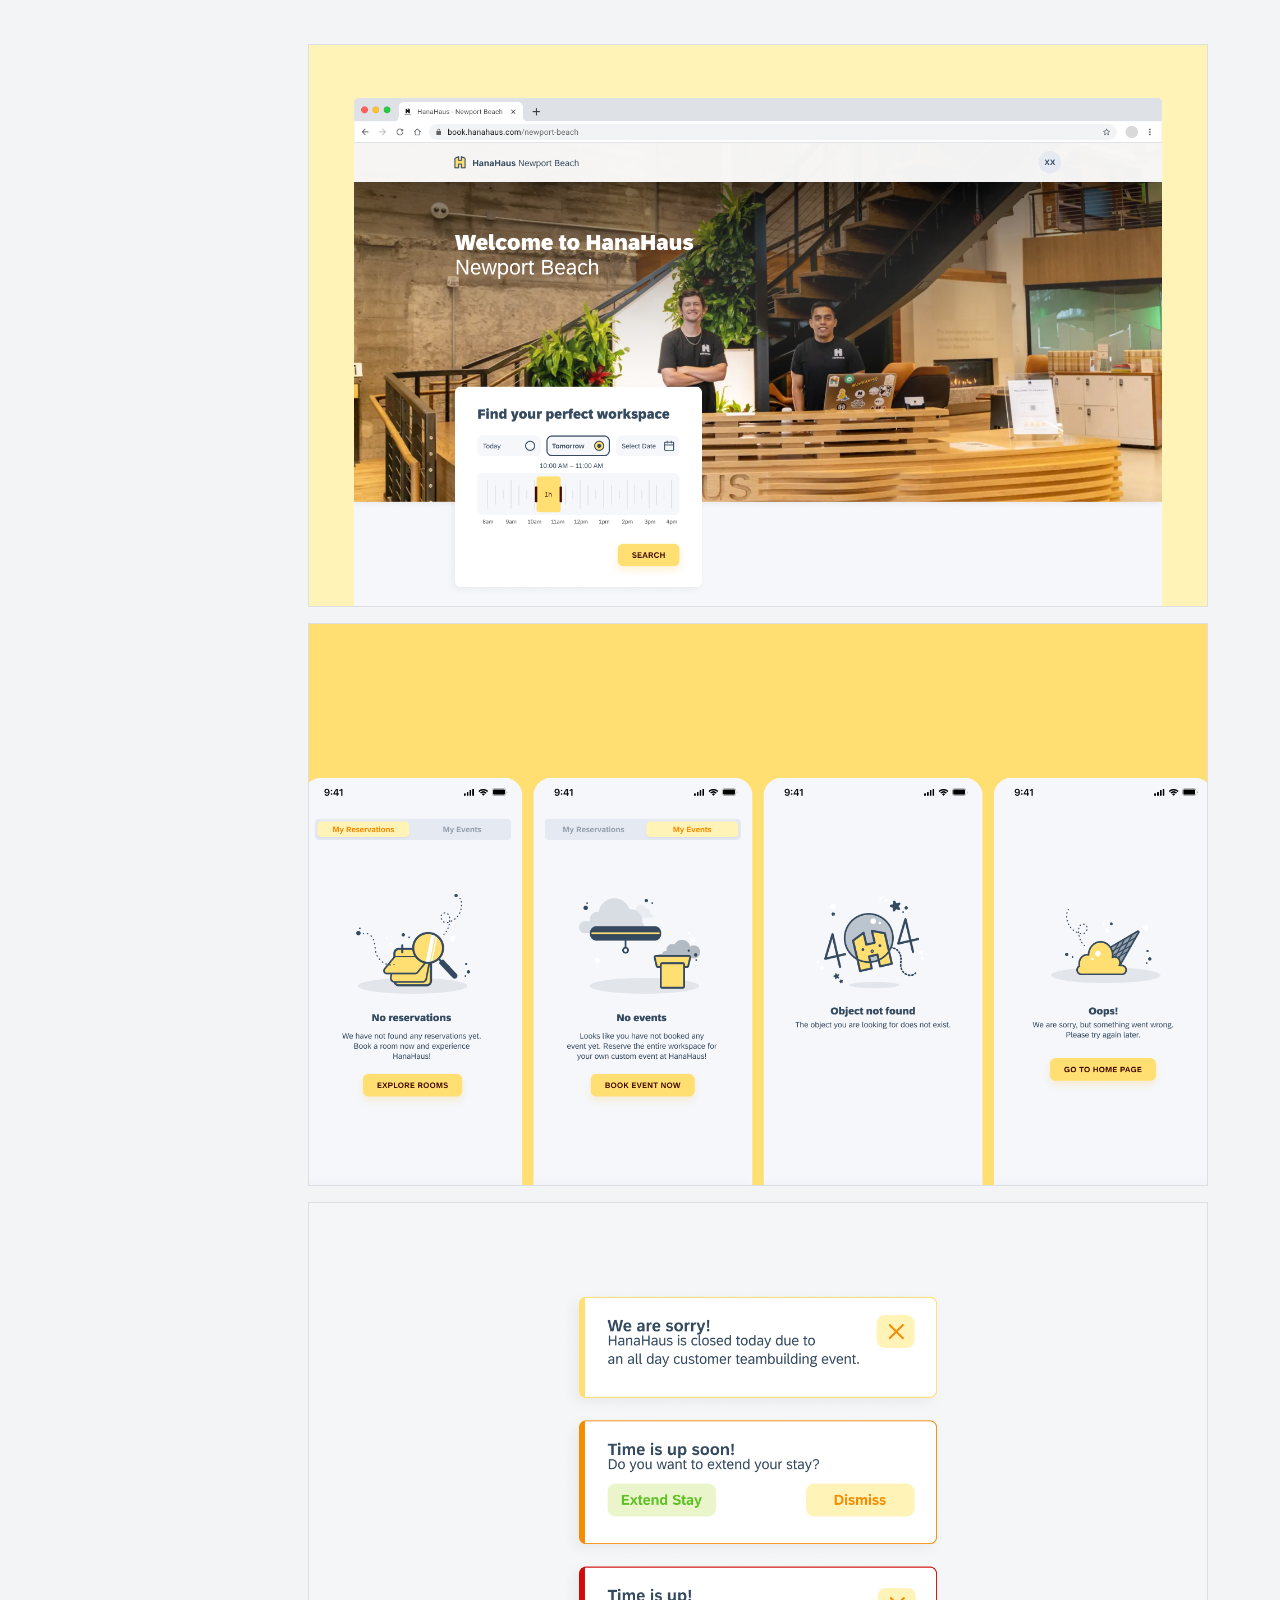
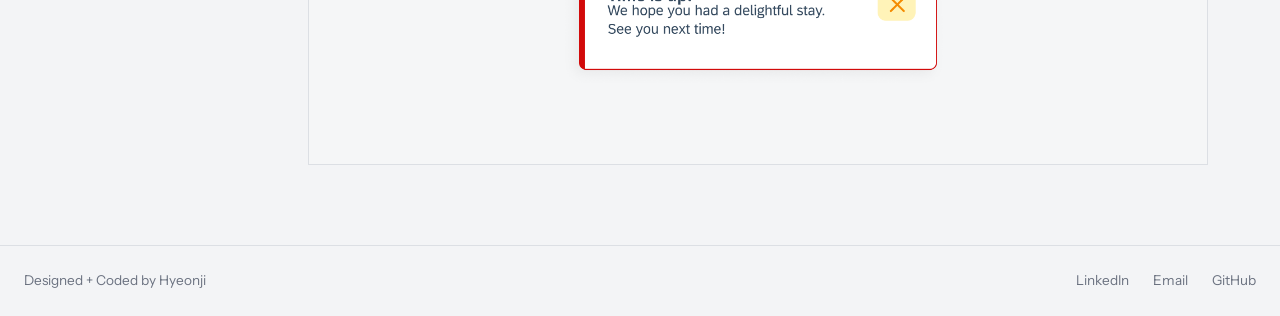
<file: hanahaus.html>
<!DOCTYPE html>
<html lang="en">
  <head>
    <meta charset="UTF-8" />
    <meta name="viewport" content="width=device-width, initial-scale=1.0" />
    <title>About — Hyeonji Kim</title>
    <link rel="preconnect" href="https://fonts.googleapis.com" />
    <link rel="preconnect" href="https://fonts.gstatic.com" crossorigin />
    <link
      href="https://fonts.googleapis.com/css2?family=Instrument+Sans:wght@400;500;600;700&family=Newsreader:opsz,wght@6..72,300;6..72,400&display=swap"
      rel="stylesheet"
    />
    <link rel="stylesheet" href="main.css" />
  </head>
  <body>
    <nav>
      <a href="index.html" class="logo">HYEONJI KIM</a>
      <ul>
        <li><a href="index.html" class="active">Work</a></li>
        <li><a href="about.html">About</a></li>
        <li><a href="contact.html">Contact</a></li>
      </ul>
    </nav>

    <main class="case-layout">
      <aside class="case-nav">
        <a href="index.html">← Back</a>
        <a href="#overview">Overview</a>
      </aside>

      <article class="case-content">
        <!-- ── OVERVIEW ── -->
        <section id="overview" class="case-section">
          <p class="eyebrow">SAP · HanaHaus · 2022-2023</p>
          <h1>Redesigning a co-working reservation platform</h1>
          <p class="tagline">
            A ground-up redesign of the HanaHaus booking web app, migrating away
            from a deprecated provider while improving the experience for both
            guests and administrators.
          </p>
        </section>

        <div class="case-thumb hero-thumb">
          <img
            src="images/case-studies/hanahaus/hanahaus-1.png"
            alt="HanaHaus"
          />
        </div>

        <section class="case-overview">
          <div class="overview-item">
            <p class="eyebrow">Role</p>
            <p>UX Designer</p>
          </div>
          <div class="overview-item">
            <p class="eyebrow">Team</p>
            <p>
              1 Senior UX Designer<br />
              1 Associate UX Designer<br />
              1 Working Student (me)<br />
              4 Engineers
            </p>
          </div>
          <div class="overview-item">
            <p class="eyebrow">Type</p>
            <p>
              Progressive web app<br />
              Reservation & admin<br />
              Design system
            </p>
          </div>
        </section>

        <hr
          style="
            border: none;
            border-top: 1px solid var(--border);
            margin: 20px 0;
          "
        />

        <!-- ── ABOUT THE PROJECT ── -->
        <section class="case-section" style="padding-top: 0">
          <p class="eyebrow">About the project</p>
          <h2>A platform rebuilt around real operational needs.</h2>

          <p>
            HanaHaus is SAP's co-working space brand located in California, US.
            When the existing reservation platform's provider was deprecated,
            the team took the opportunity to rethink the product from the ground
            up — rather than just rebuild what was there before.
          </p>
          <p>
            As a working student, I collaborated alongside a Senior UX Designer
            and an Associate UX Designer within a cross-functional agile team. I
            contributed across research, design, and testing: conducting system
            audits and weekly stakeholder interviews to surface operational and
            user pain points, creating iterative user flows and prototypes
            through participatory design methodologies, contributing to the
            design system's structure and scalability, and planning and
            facilitating usability tests — synthesizing findings into product
            improvements.
          </p>
        </section>

        <div class="case-thumb hero-thumb">
          <img
            src="images/case-studies/hanahaus/hanahaus-2.png"
            alt="HanaHaus"
          />
        </div>

        <div class="case-thumb hero-thumb">
          <img
            src="images/case-studies/hanahaus/hanahaus-3.png"
            alt="HanaHaus"
          />
        </div>

        <div class="case-thumb hero-thumb">
          <img
            src="images/case-studies/hanahaus/hanahaus-4.png"
            alt="HanaHaus"
          />
        </div>
      </article>
    </main>

    <footer>
      <p>Designed + Coded by Hyeonji</p>

      <div class="footer-links">
        <a href="https://www.linkedin.com/in/hyeonji-kim/" target="_blank">
          LinkedIn
        </a>

        <a href="mailto:iam.hyeonjikim@gmail.com">Email</a>

        <a href="https://github.com/kim-hyeonji" target="_blank"> GitHub </a>
      </div>
    </footer>
  </body>
</html>
</file>
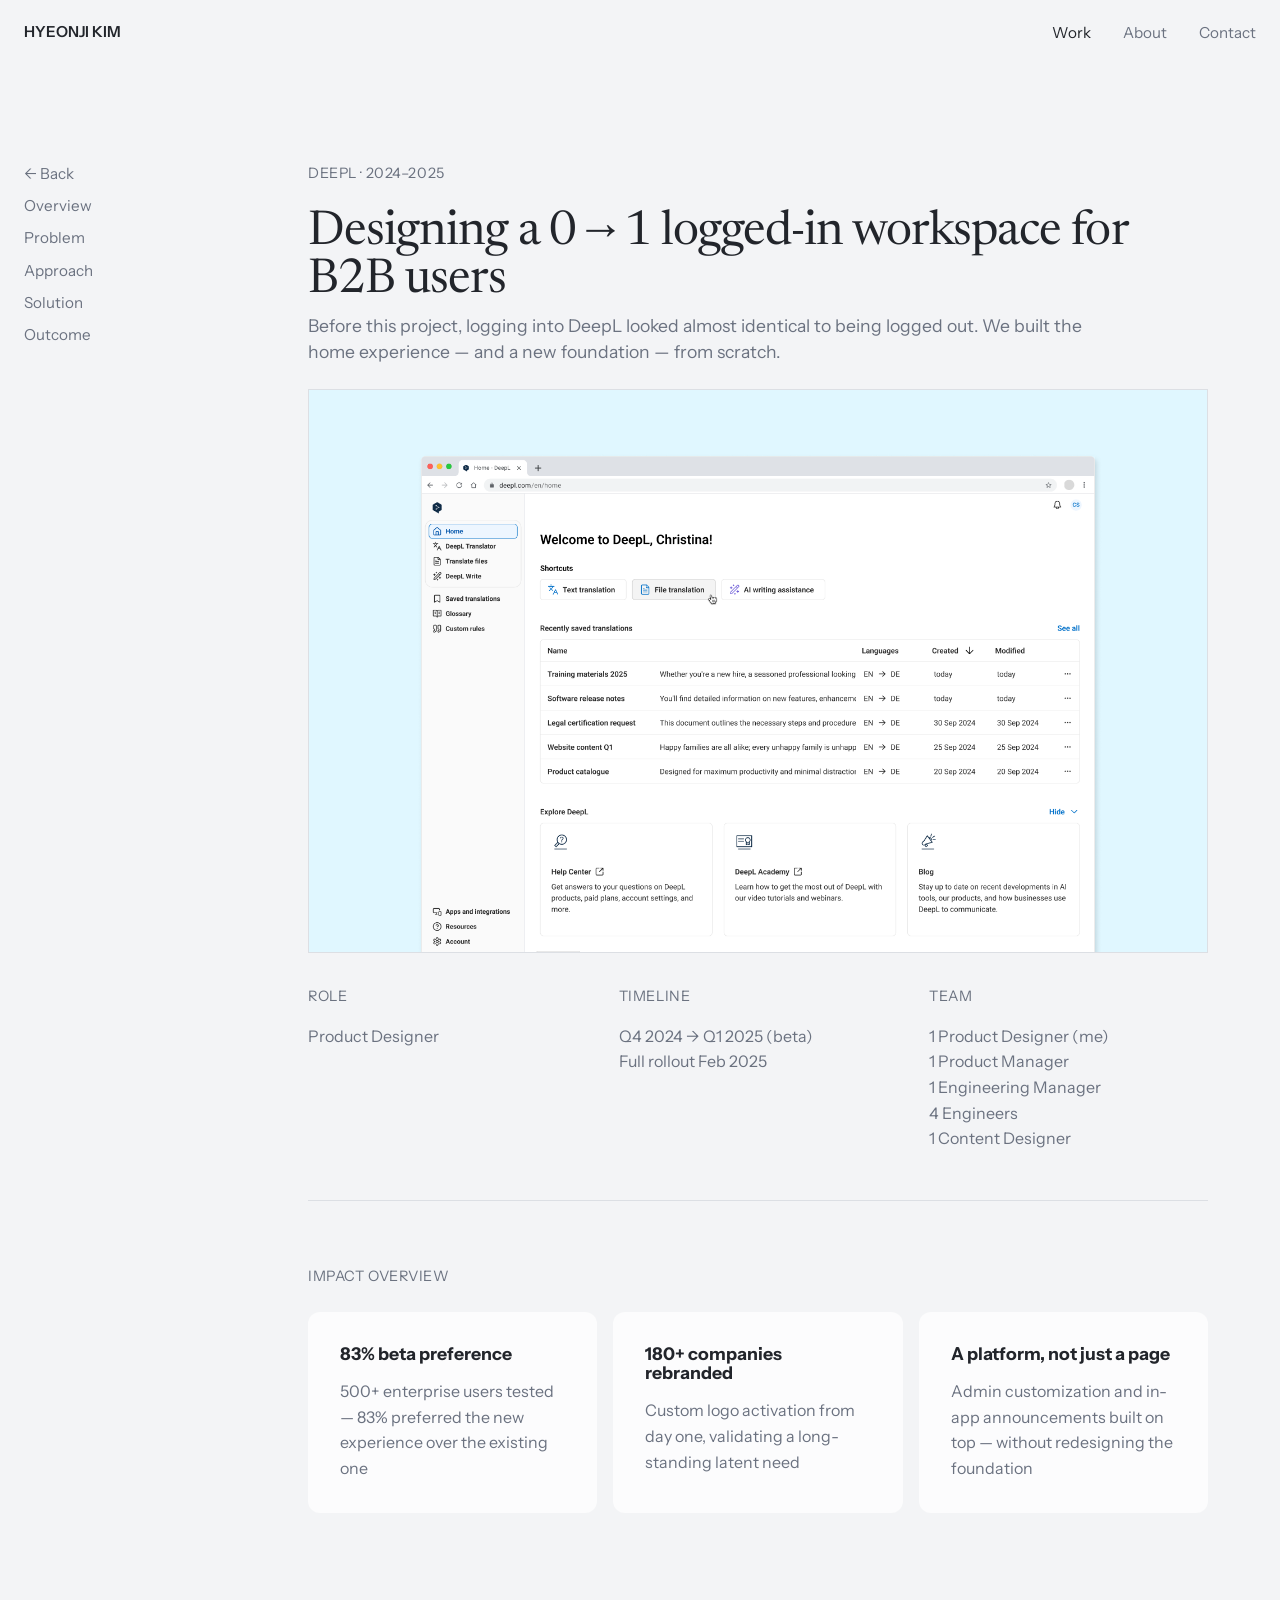
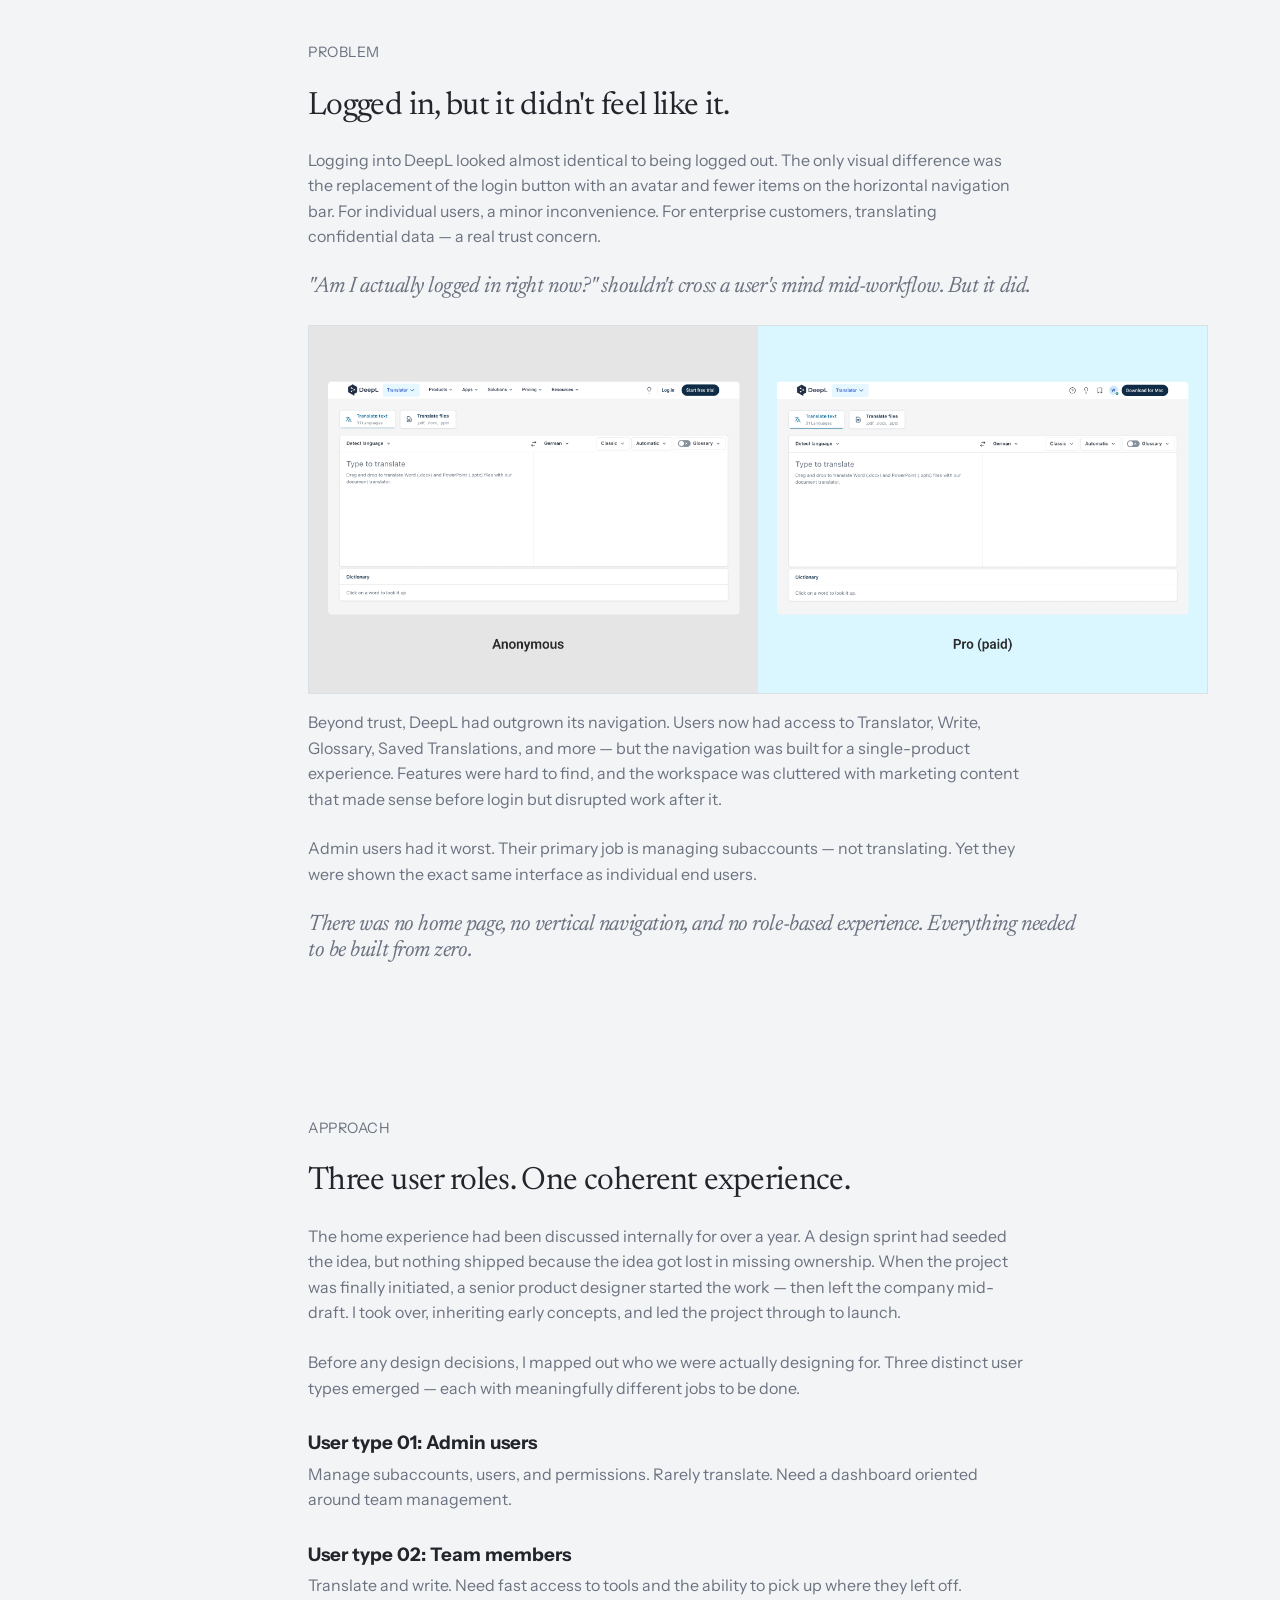
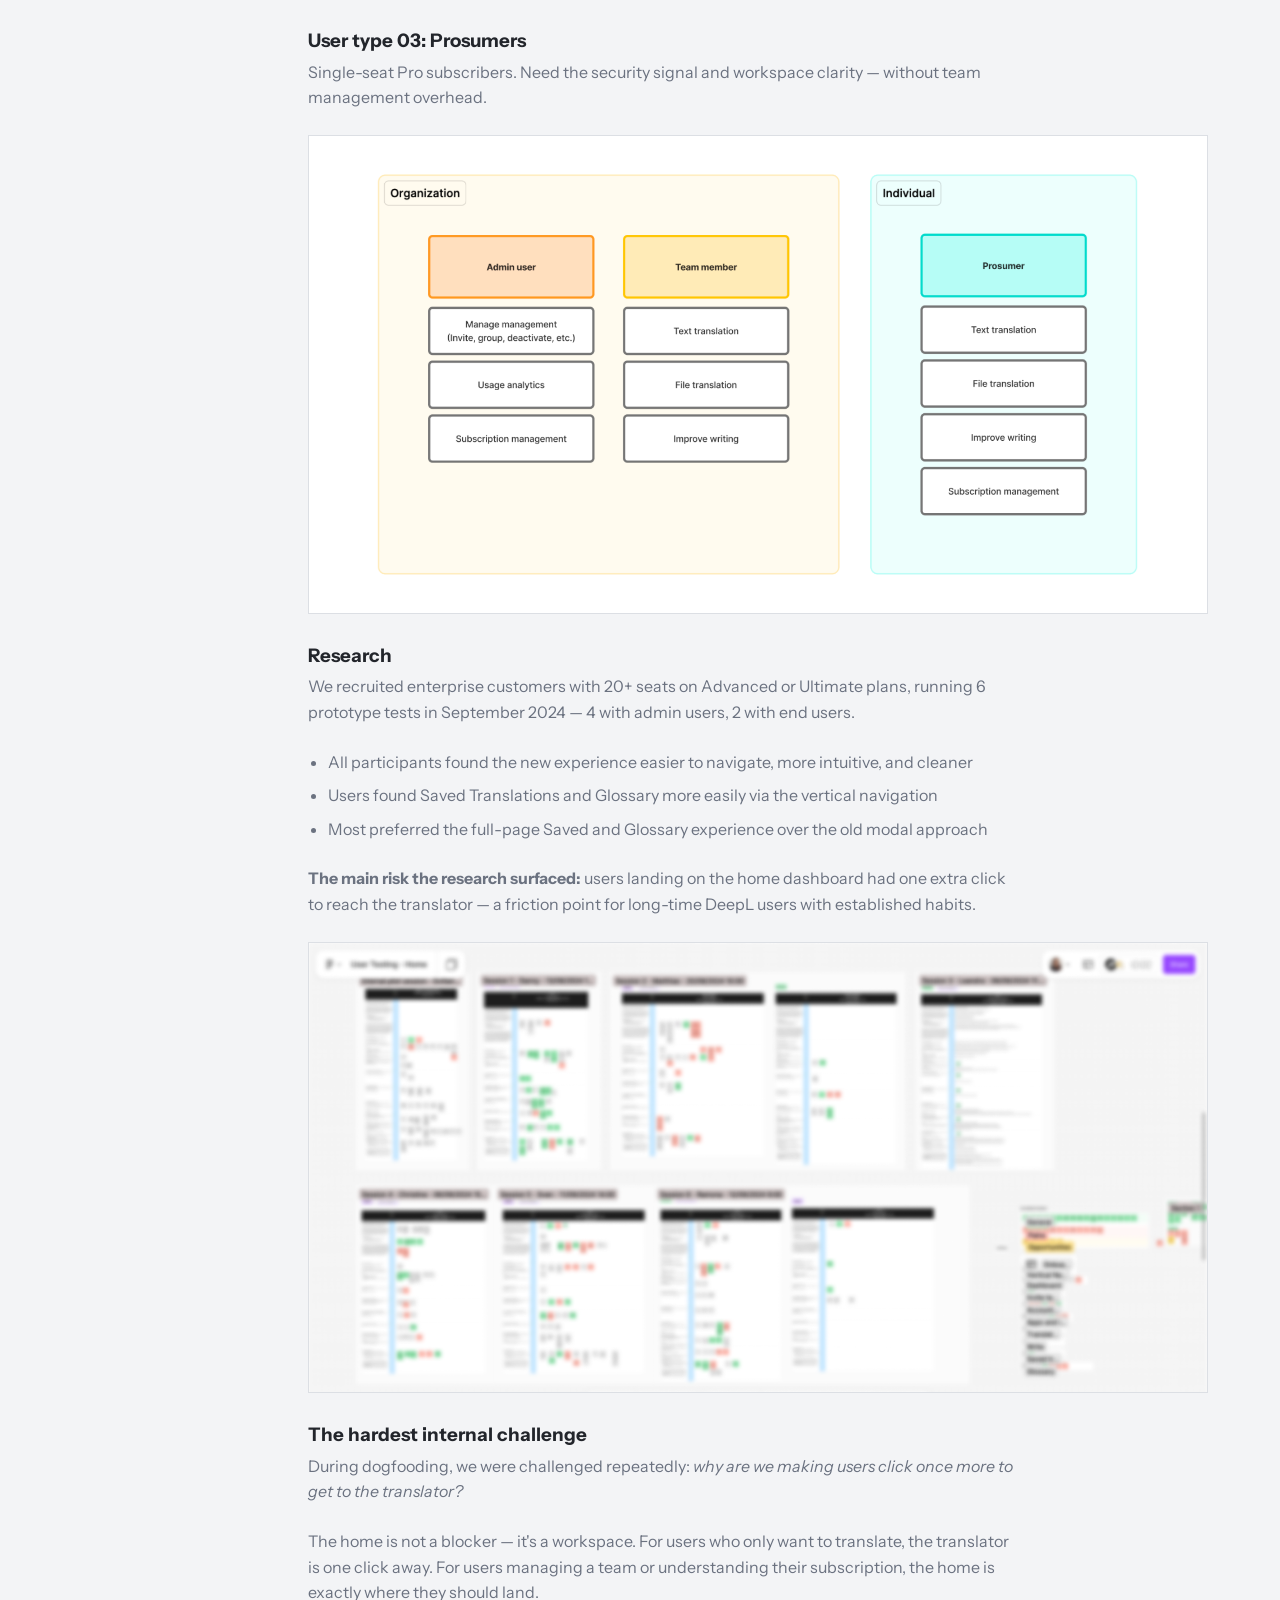
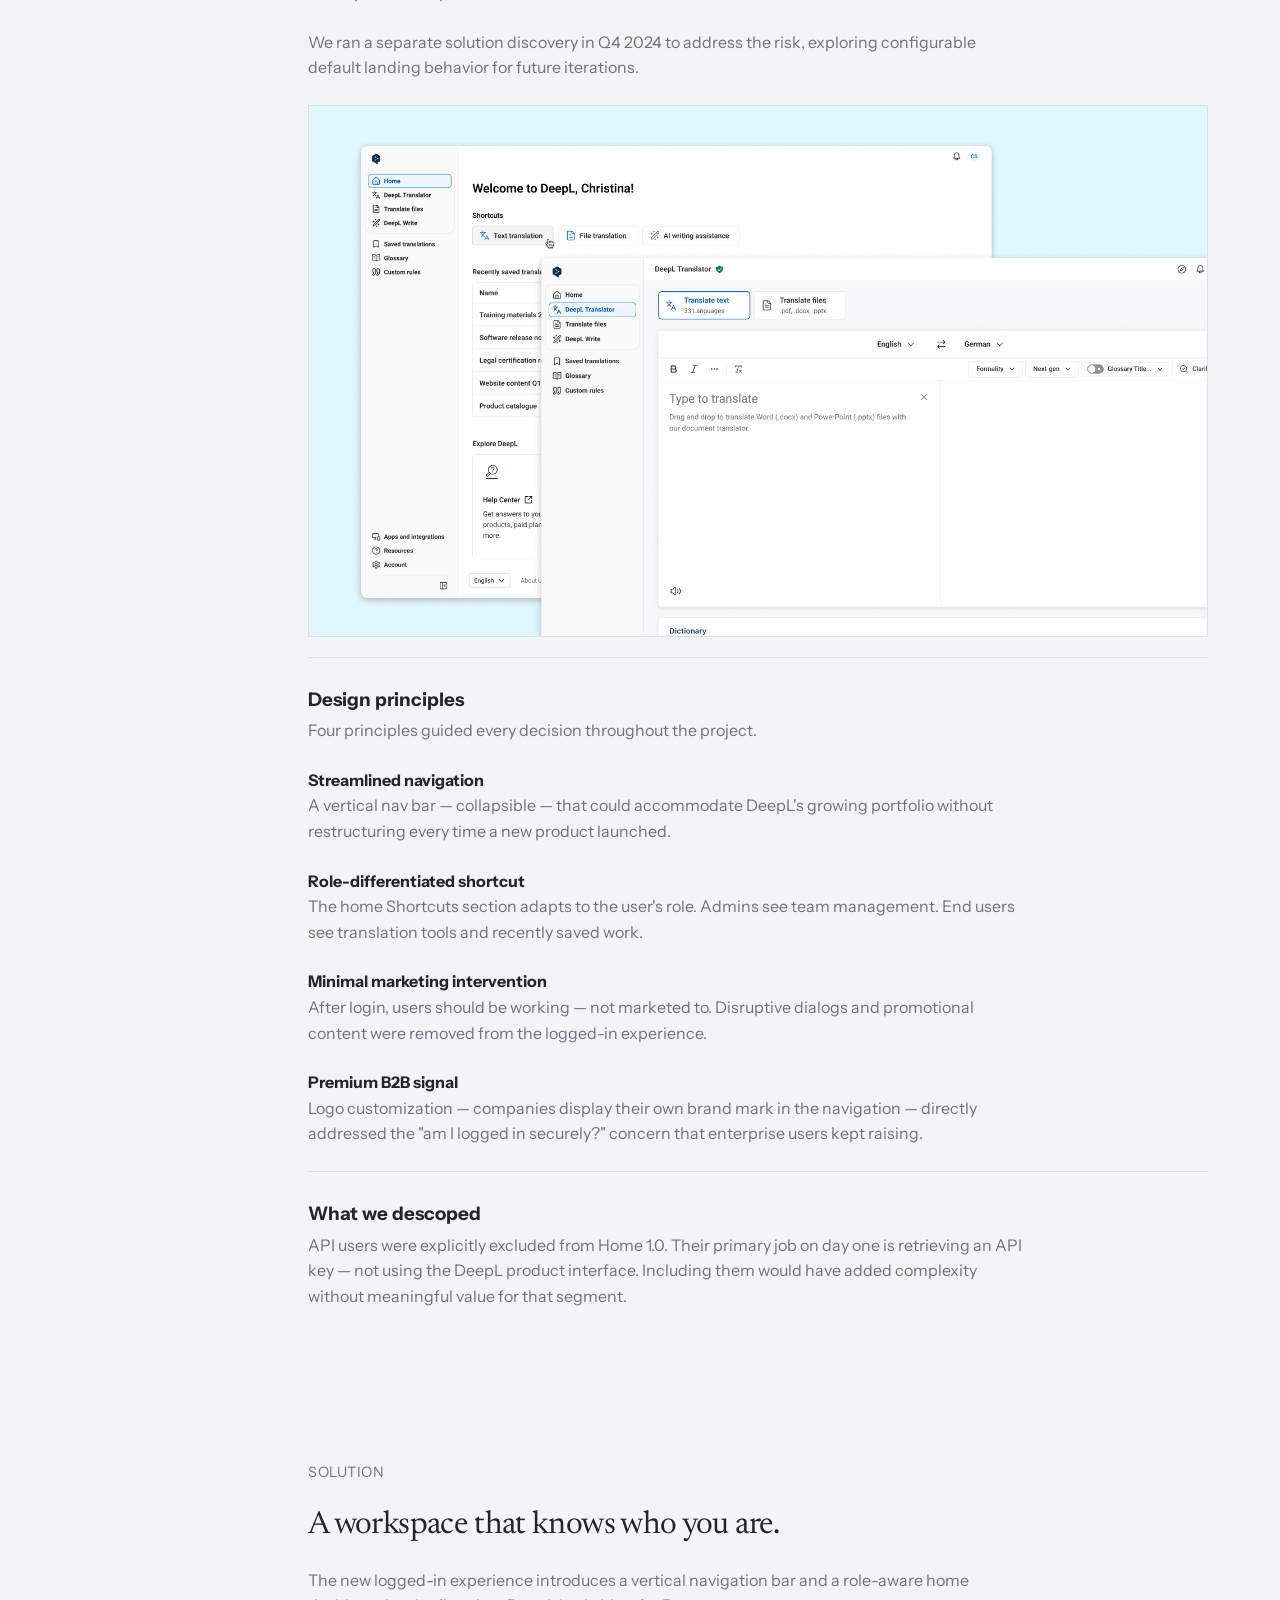
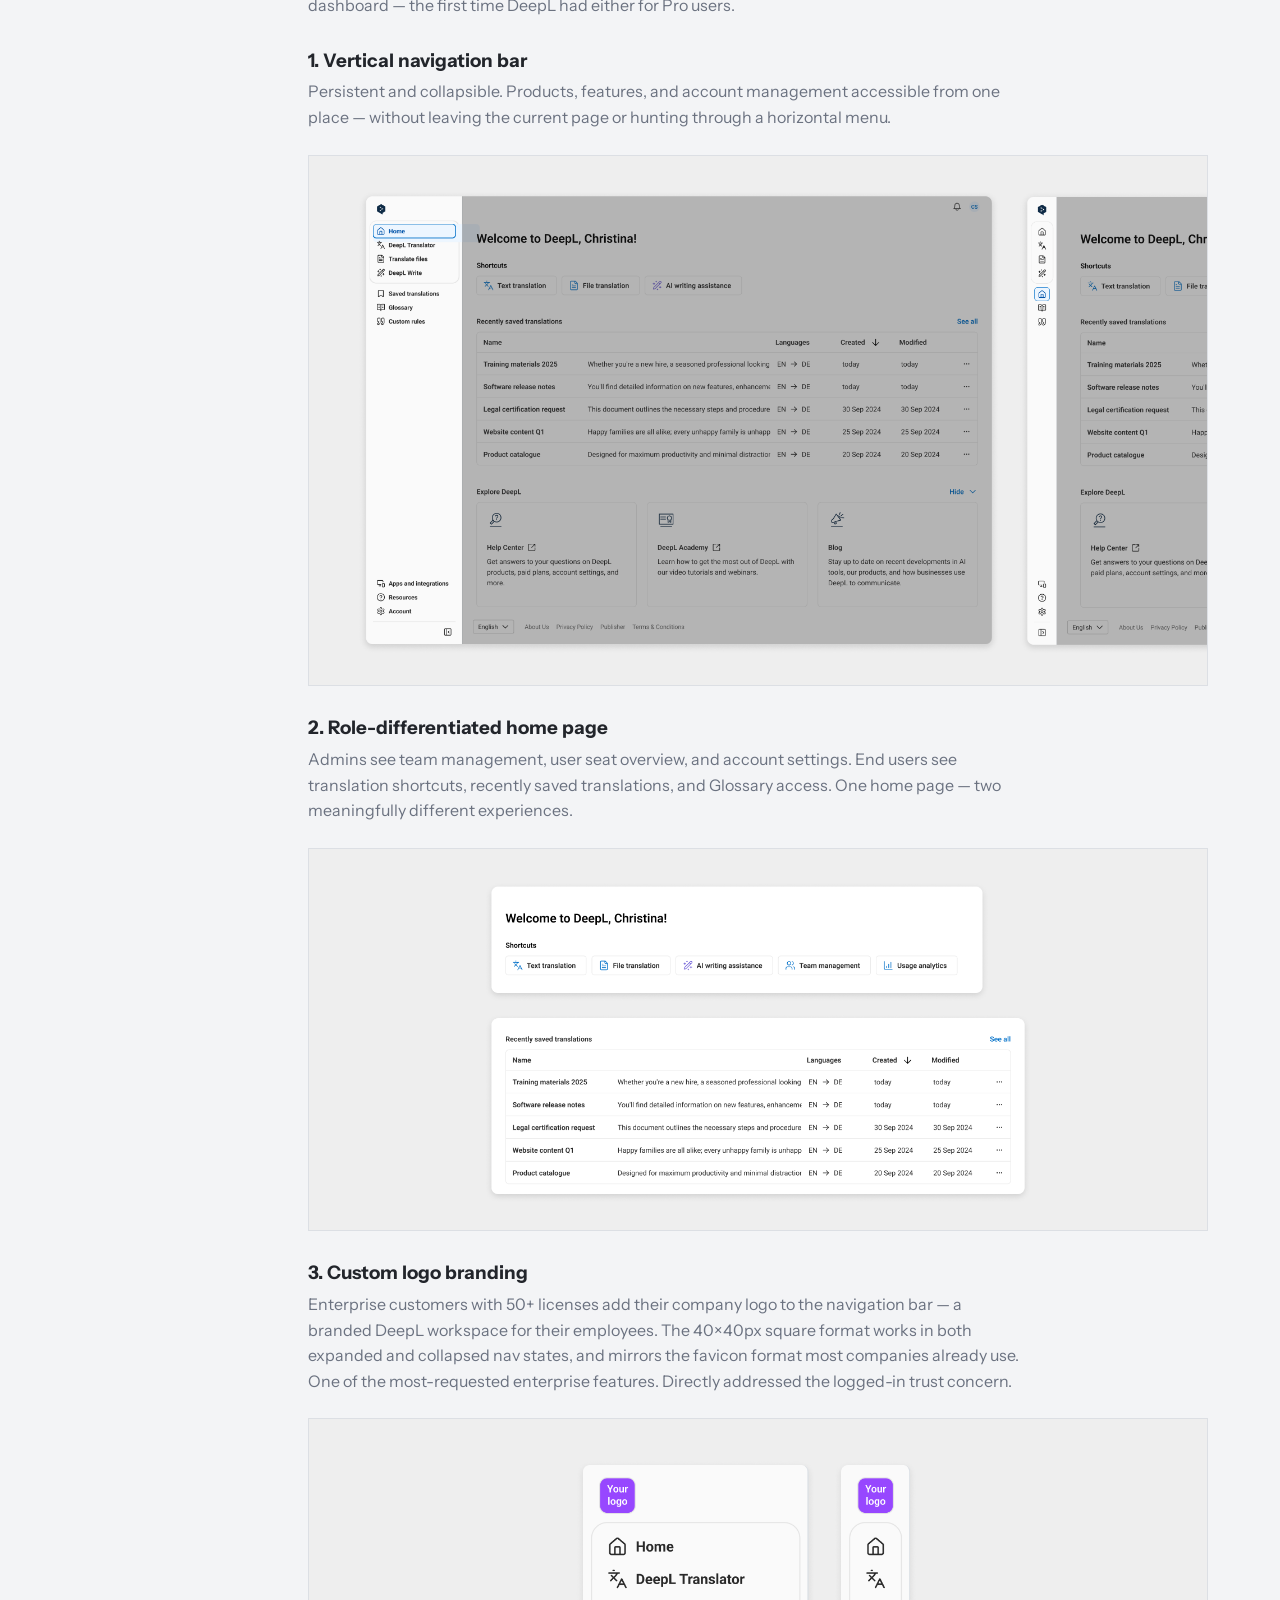
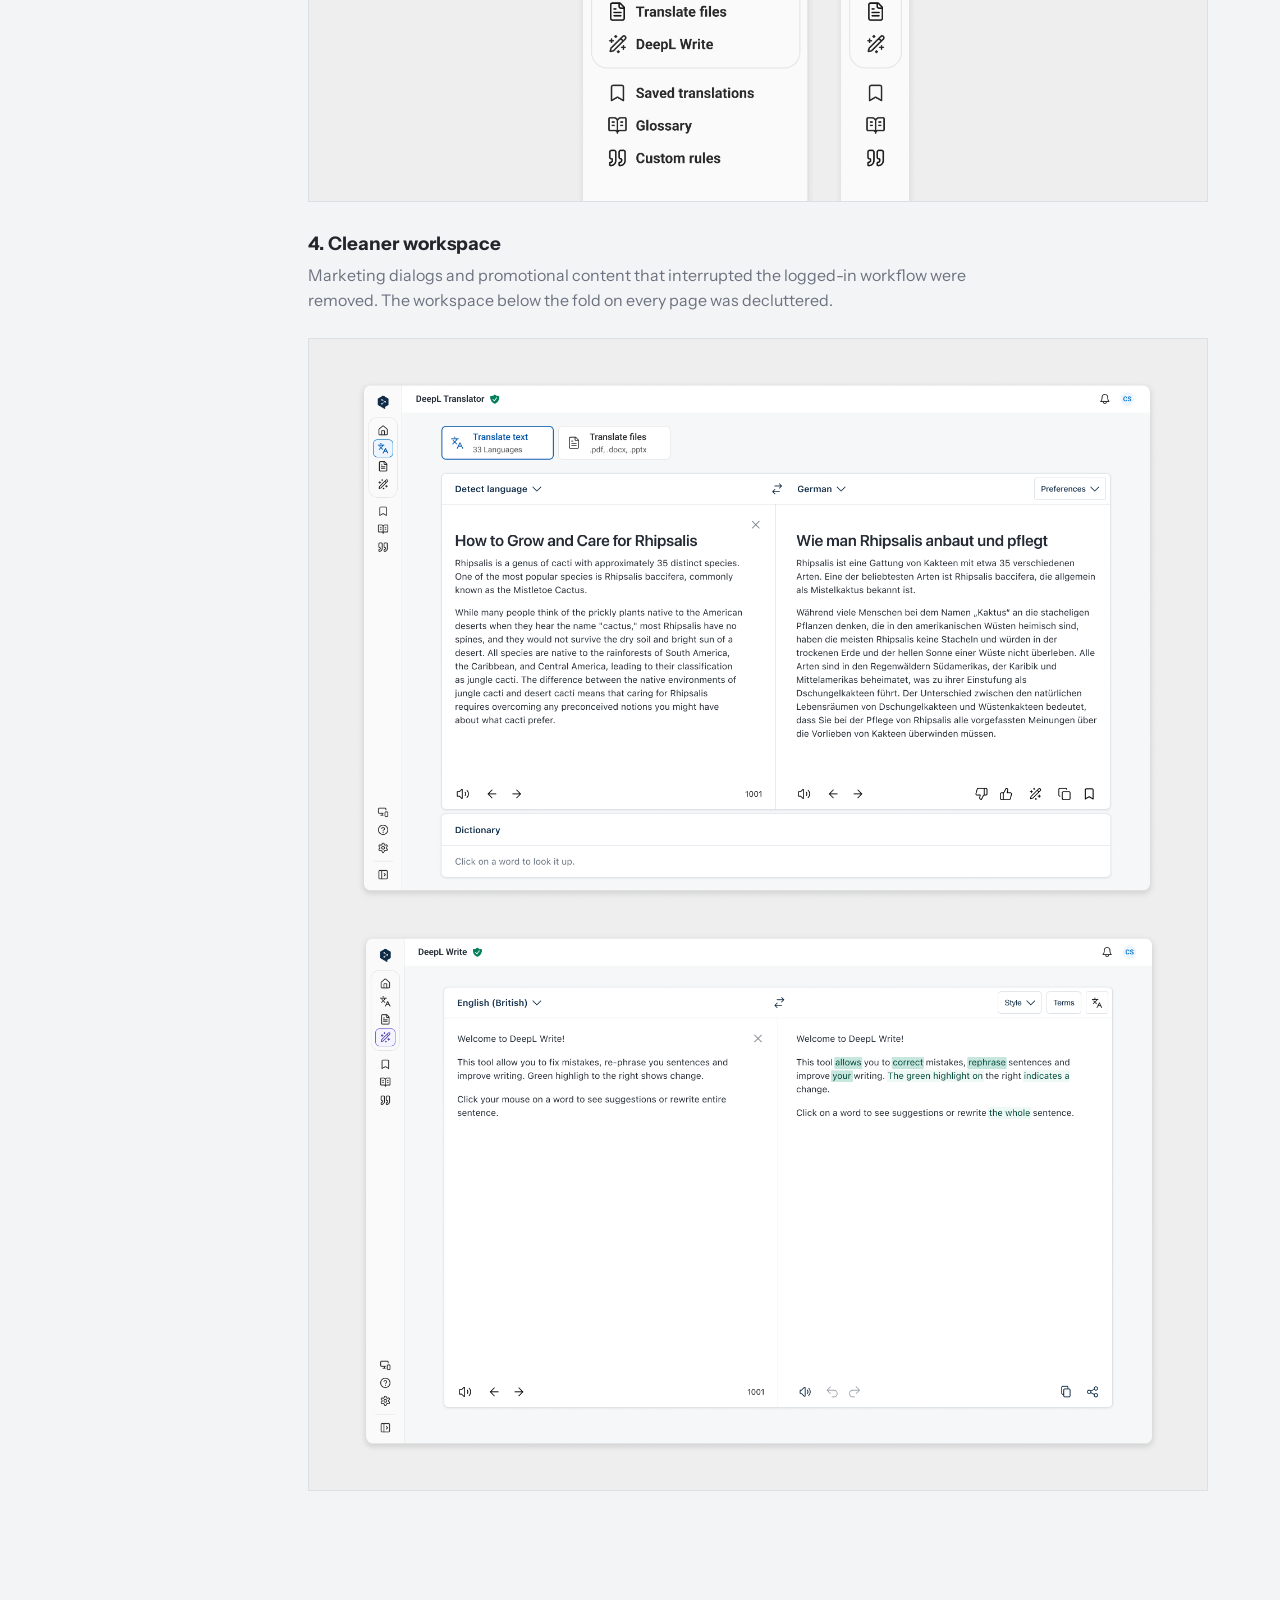
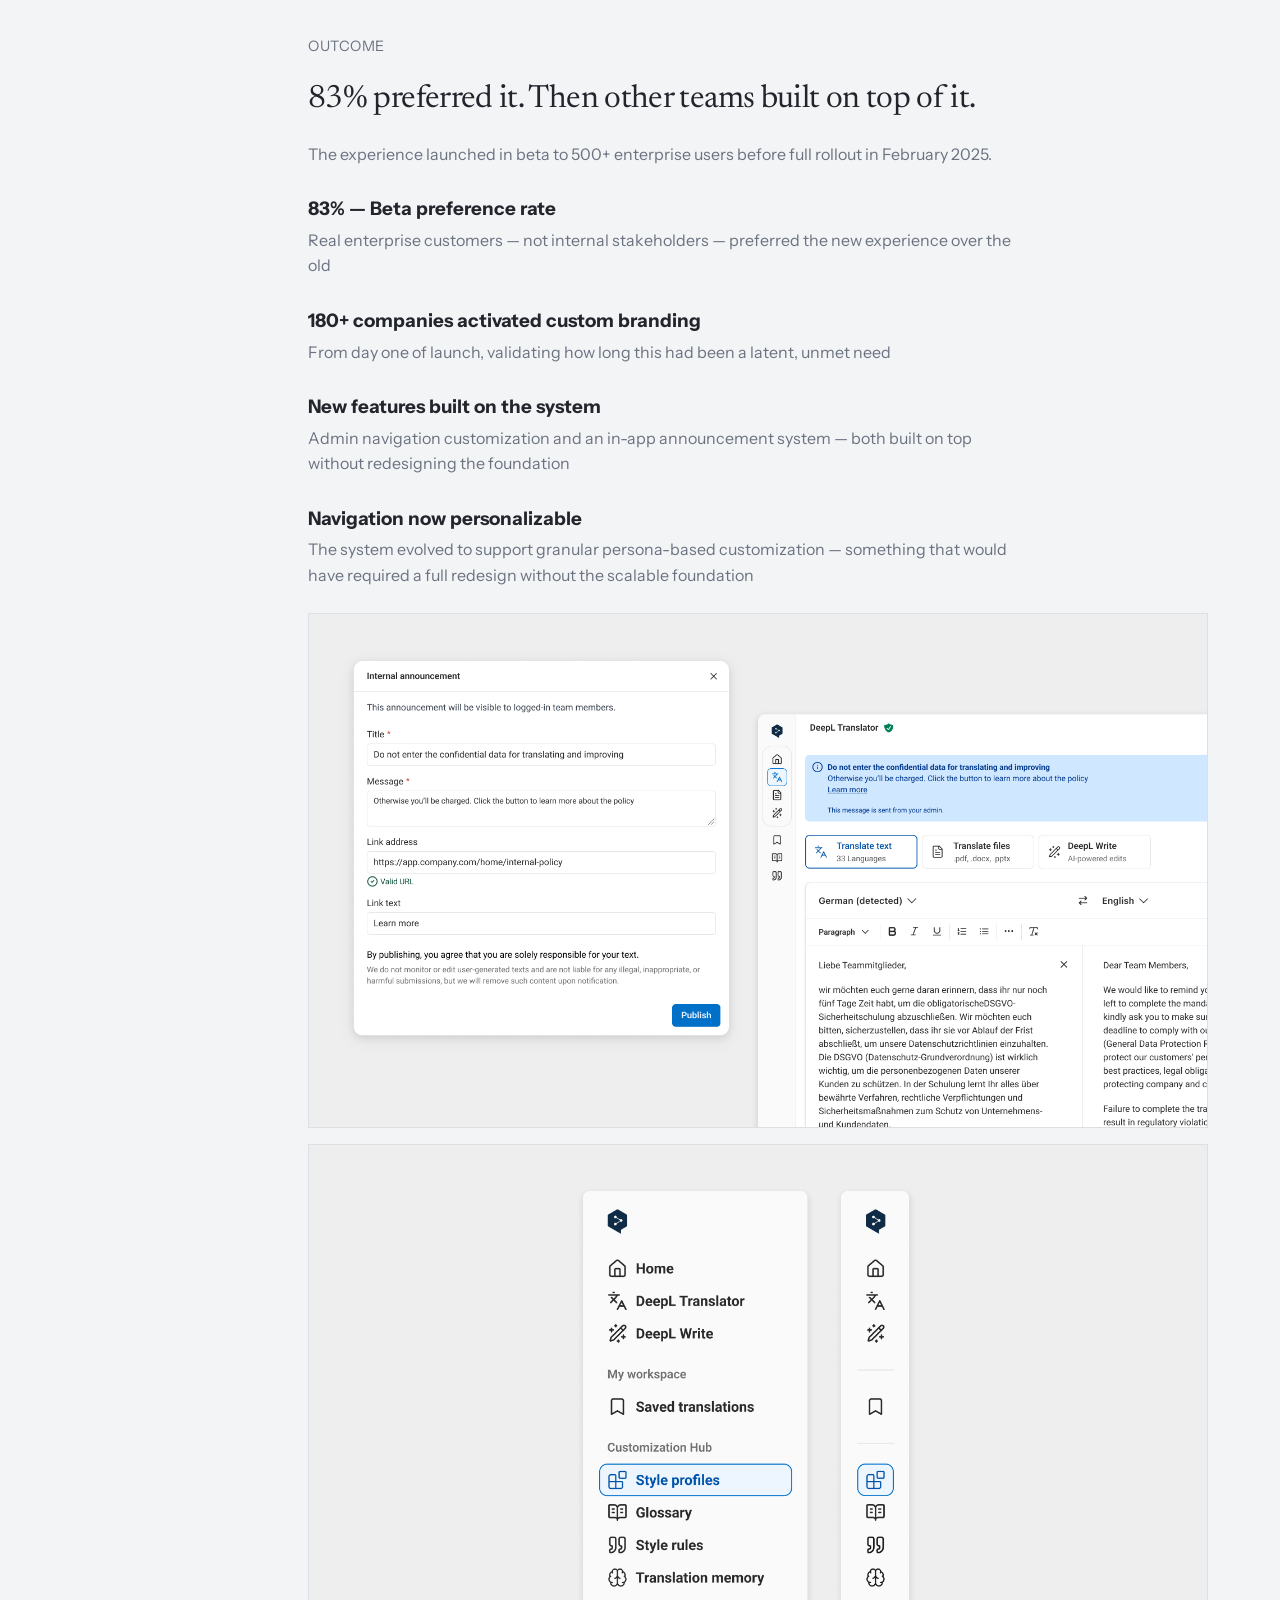
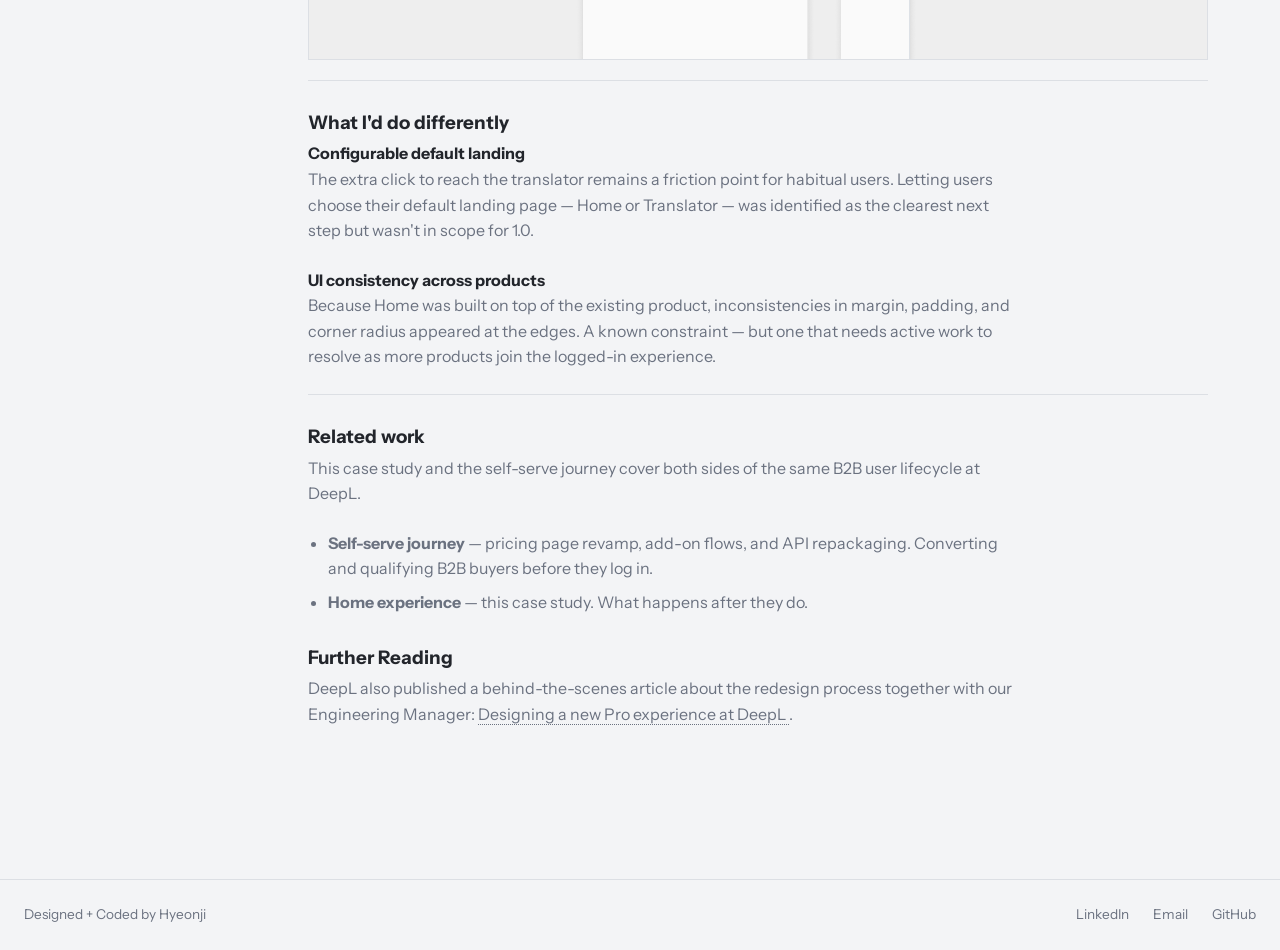
<file: pro-home.html>
<!DOCTYPE html>
<html lang="en">
  <head>
    <meta charset="UTF-8" />
    <meta name="viewport" content="width=device-width, initial-scale=1.0" />
    <title>About — Hyeonji Kim</title>
    <link rel="preconnect" href="https://fonts.googleapis.com" />
    <link rel="preconnect" href="https://fonts.gstatic.com" crossorigin />
    <link
      href="https://fonts.googleapis.com/css2?family=Instrument+Sans:wght@400;500;600;700&family=Newsreader:opsz,wght@6..72,300;6..72,400&display=swap"
      rel="stylesheet"
    />
    <link rel="stylesheet" href="main.css" />
  </head>
  <body>
    <nav>
      <a href="index.html" class="logo">HYEONJI KIM</a>
      <ul>
        <li><a href="index.html" class="active">Work</a></li>
        <li><a href="about.html">About</a></li>
        <li><a href="contact.html">Contact</a></li>
      </ul>
    </nav>

    <main class="case-layout">
      <aside class="case-nav">
        <a href="index.html">← Back</a>
        <a href="#overview">Overview</a>
        <a href="#problem">Problem</a>
        <a href="#approach">Approach</a>
        <a href="#solution">Solution</a>
        <a href="#outcome">Outcome</a>
      </aside>

      <article class="case-content">
        <!-- ── OVERVIEW ── -->
        <section id="overview" class="case-section">
          <p class="eyebrow">DeepL · 2024–2025</p>
          <h1>Designing a 0→1 logged-in workspace for B2B users</h1>
          <p class="tagline">
            Before this project, logging into DeepL looked almost identical to
            being logged out. We built the home experience — and a new
            foundation — from scratch.
          </p>
        </section>

        <div class="case-thumb hero-thumb">
          <img
            src="images/thumbnails/pro-home-thumbnail.png"
            alt="Pro Home Experience"
          />
        </div>

        <section class="case-overview">
          <div class="overview-item">
            <p class="eyebrow">Role</p>
            <p>Product Designer</p>
          </div>
          <div class="overview-item">
            <p class="eyebrow">Timeline</p>
            <p>Q4 2024 → Q1 2025 (beta)<br />Full rollout Feb 2025</p>
          </div>
          <div class="overview-item">
            <p class="eyebrow">Team</p>
            <p>
              1 Product Designer (me)<br />
              1 Product Manager<br />
              1 Engineering Manager<br />
              4 Engineers<br />
              1 Content Designer<br />
            </p>
          </div>
        </section>

        <hr
          style="border: none; border-top: 1px solid #dcdfe4; margin: 20px 0"
        />

        <!-- Impact overview cards -->
        <section class="impact-overview">
          <p class="eyebrow">Impact Overview</p>
          <div class="impact-grid">
            <div class="impact-card">
              <h3>83% beta preference</h3>
              <p>
                500+ enterprise users tested — 83% preferred the new experience
                over the existing one
              </p>
            </div>
            <div class="impact-card">
              <h3>180+ companies rebranded</h3>
              <p>
                Custom logo activation from day one, validating a long-standing
                latent need
              </p>
            </div>
            <div class="impact-card">
              <h3>A platform, not just a page</h3>
              <p>
                Admin customization and in-app announcements built on top —
                without redesigning the foundation
              </p>
            </div>
          </div>
        </section>

        <!-- ── PROBLEM ── -->
        <section id="problem" class="case-section">
          <p class="eyebrow">Problem</p>
          <h2>Logged in, but it didn't feel like it.</h2>

          <p>
            Logging into DeepL looked almost identical to being logged out. The
            only visual difference was the replacement of the login button with
            an avatar and fewer items on the horizontal navigation bar. For
            individual users, a minor inconvenience. For enterprise customers,
            translating confidential data — a real trust concern.
          </p>

          <div class="callout">
            <p class="serif-accent">
              "Am I actually logged in right now?" shouldn't cross a user's mind
              mid-workflow. But it did.
            </p>
          </div>

          <div class="case-thumb hero-thumb">
            <img
              src="images/case-studies/pro-home/pro-home-1.png"
              alt="Pro Home Experience"
            />
          </div>

          <p>
            Beyond trust, DeepL had outgrown its navigation. Users now had
            access to Translator, Write, Glossary, Saved Translations, and more
            — but the navigation was built for a single-product experience.
            Features were hard to find, and the workspace was cluttered with
            marketing content that made sense before login but disrupted work
            after it.
          </p>

          <p>
            Admin users had it worst. Their primary job is managing subaccounts
            — not translating. Yet they were shown the exact same interface as
            individual end users.
          </p>

          <div class="callout">
            <p class="serif-accent">
              There was no home page, no vertical navigation, and no role-based
              experience. Everything needed to be built from zero.
            </p>
          </div>
        </section>

        <!-- ── APPROACH ── -->
        <section id="approach" class="case-section">
          <p class="eyebrow">Approach</p>
          <h2>Three user roles. One coherent experience.</h2>

          <p>
            The home experience had been discussed internally for over a year. A
            design sprint had seeded the idea, but nothing shipped because the
            idea got lost in missing ownership. When the project was finally
            initiated, a senior product designer started the work — then left
            the company mid-draft. I took over, inheriting early concepts, and
            led the project through to launch.
          </p>

          <p>
            Before any design decisions, I mapped out who we were actually
            designing for. Three distinct user types emerged — each with
            meaningfully different jobs to be done.
          </p>

          <div class="role-grid">
            <div class="role-card">
              <h3>User type 01: Admin users</h3>
              <p>
                Manage subaccounts, users, and permissions. Rarely translate.
                Need a dashboard oriented around team management.
              </p>
            </div>
            <div class="role-card">
              <h3>User type 02: Team members</h3>
              <p>
                Translate and write. Need fast access to tools and the ability
                to pick up where they left off.
              </p>
            </div>
            <div class="role-card">
              <h3>User type 03: Prosumers</h3>
              <p>
                Single-seat Pro subscribers. Need the security signal and
                workspace clarity — without team management overhead.
              </p>
            </div>
          </div>

          <div class="case-thumb hero-thumb">
            <img
              src="images/case-studies/pro-home/pro-home-2.png"
              alt="Pro Home Experience"
            />
          </div>

          <h3>Research</h3>
          <p>
            We recruited enterprise customers with 20+ seats on Advanced or
            Ultimate plans, running 6 prototype tests in September 2024 — 4 with
            admin users, 2 with end users.
          </p>

          <ul>
            <li>
              All participants found the new experience easier to navigate, more
              intuitive, and cleaner
            </li>
            <li>
              Users found Saved Translations and Glossary more easily via the
              vertical navigation
            </li>
            <li>
              Most preferred the full-page Saved and Glossary experience over
              the old modal approach
            </li>
          </ul>

          <p>
            <b>The main risk the research surfaced:</b> users landing on the
            home dashboard had one extra click to reach the translator — a
            friction point for long-time DeepL users with established habits.
          </p>

          <div class="case-thumb hero-thumb">
            <img
              src="images/case-studies/pro-home/pro-home-3.png"
              alt="Pro Home Experience"
            />
          </div>

          <h3>The hardest internal challenge</h3>
          <p>
            During dogfooding, we were challenged repeatedly:
            <em
              >why are we making users click once more to get to the
              translator?</em
            >
          </p>

          <div class="callout">
            <p>
              The home is not a blocker — it's a workspace. For users who only
              want to translate, the translator is one click away. For users
              managing a team or understanding their subscription, the home is
              exactly where they should land.
            </p>
          </div>

          <p>
            We ran a separate solution discovery in Q4 2024 to address the risk,
            exploring configurable default landing behavior for future
            iterations.
          </p>

          <div class="case-thumb hero-thumb">
            <img
              src="images/case-studies/pro-home/pro-home-4.png"
              alt="Pro Home Experience"
            />
          </div>

          <hr
            style="border: none; border-top: 1px solid #dcdfe4; margin: 20px 0"
          />

          <h3>Design principles</h3>
          <p>Four principles guided every decision throughout the project.</p>

          <div class="principle-list">
            <div class="principle-item">
              <b>Streamlined navigation</b>
              <p>
                A vertical nav bar — collapsible — that could accommodate
                DeepL's growing portfolio without restructuring every time a new
                product launched.
              </p>
            </div>
            <div class="principle-item">
              <b>Role-differentiated shortcut</b>
              <p>
                The home Shortcuts section adapts to the user's role. Admins see
                team management. End users see translation tools and recently
                saved work.
              </p>
            </div>
            <div class="principle-item">
              <b>Minimal marketing intervention</b>
              <p>
                After login, users should be working — not marketed to.
                Disruptive dialogs and promotional content were removed from the
                logged-in experience.
              </p>
            </div>
            <div class="principle-item">
              <b>Premium B2B signal</b>
              <p>
                Logo customization — companies display their own brand mark in
                the navigation — directly addressed the "am I logged in
                securely?" concern that enterprise users kept raising.
              </p>
            </div>
          </div>

          <hr
            style="border: none; border-top: 1px solid #dcdfe4; margin: 20px 0"
          />

          <h3>What we descoped</h3>
          <p>
            API users were explicitly excluded from Home 1.0. Their primary job
            on day one is retrieving an API key — not using the DeepL product
            interface. Including them would have added complexity without
            meaningful value for that segment.
          </p>
        </section>

        <!-- ── SOLUTION ── -->
        <section id="solution" class="case-section">
          <p class="eyebrow">Solution</p>
          <h2>A workspace that knows who you are.</h2>

          <p>
            The new logged-in experience introduces a vertical navigation bar
            and a role-aware home dashboard — the first time DeepL had either
            for Pro users.
          </p>

          <div class="feature-list">
            <div class="feature-item">
              <h3>1. Vertical navigation bar</h3>
              <p>
                Persistent and collapsible. Products, features, and account
                management accessible from one place — without leaving the
                current page or hunting through a horizontal menu.
              </p>
              <div class="case-thumb">
                <img
                  src="images/case-studies/pro-home/pro-home-5.png"
                  alt="Pro Home Experience"
                />
              </div>
            </div>

            <div class="feature-item">
              <h3>2. Role-differentiated home page</h3>
              <p>
                Admins see team management, user seat overview, and account
                settings. End users see translation shortcuts, recently saved
                translations, and Glossary access. One home page — two
                meaningfully different experiences.
              </p>
              <div class="case-thumb">
                <img
                  src="images/case-studies/pro-home/pro-home-6.png"
                  alt="Pro Home Experience"
                />
              </div>
            </div>

            <div class="feature-item">
              <h3>3. Custom logo branding</h3>
              <p>
                Enterprise customers with 50+ licenses add their company logo to
                the navigation bar — a branded DeepL workspace for their
                employees. The 40×40px square format works in both expanded and
                collapsed nav states, and mirrors the favicon format most
                companies already use. One of the most-requested enterprise
                features. Directly addressed the logged-in trust concern.
              </p>
              <div class="case-thumb">
                <img
                  src="images/case-studies/pro-home/pro-home-7.png"
                  alt="Pro Home Experience"
                />
              </div>
            </div>

            <div class="feature-item">
              <h3>4. Cleaner workspace</h3>
              <p>
                Marketing dialogs and promotional content that interrupted the
                logged-in workflow were removed. The workspace below the fold on
                every page was decluttered.
              </p>
              <div class="case-thumb">
                <img
                  src="images/case-studies/pro-home/pro-home-8.png"
                  alt="Pro Home Experience"
                />
              </div>
            </div>
          </div>
        </section>

        <!-- ── IMPACT ── -->
        <section id="outcome" class="case-section">
          <p class="eyebrow">Outcome</p>
          <h2>83% preferred it. Then other teams built on top of it.</h2>

          <p>
            The experience launched in beta to 500+ enterprise users before full
            rollout in February 2025.
          </p>

          <div class="impact-grid-2x2">
            <div class="impact-item">
              <h3>83% — Beta preference rate</h3>
              <p>
                Real enterprise customers — not internal stakeholders —
                preferred the new experience over the old
              </p>
            </div>
            <div class="impact-item">
              <h3>180+ companies activated custom branding</h3>
              <p>
                From day one of launch, validating how long this had been a
                latent, unmet need
              </p>
            </div>
            <div class="impact-item">
              <h3>New features built on the system</h3>
              <p>
                Admin navigation customization and an in-app announcement system
                — both built on top without redesigning the foundation
              </p>
            </div>
            <div class="impact-item">
              <h3>Navigation now personalizable</h3>
              <p>
                The system evolved to support granular persona-based
                customization — something that would have required a full
                redesign without the scalable foundation
              </p>
            </div>
          </div>

          <div class="case-thumb hero-thumb">
            <img
              src="images/case-studies/pro-home/pro-home-9.png"
              alt="Pro Home Experience"
            />
          </div>
          <div class="case-thumb hero-thumb">
            <img
              src="images/case-studies/pro-home/pro-home-10.png"
              alt="Pro Home Experience"
            />
          </div>

          <hr
            style="border: none; border-top: 1px solid #dcdfe4; margin: 20px 0"
          />

          <h3>What I'd do differently</h3>

          <div class="reflection-grid">
            <div class="reflection-item">
              <b>Configurable default landing</b>
              <p>
                The extra click to reach the translator remains a friction point
                for habitual users. Letting users choose their default landing
                page — Home or Translator — was identified as the clearest next
                step but wasn't in scope for 1.0.
              </p>
            </div>
            <div class="reflection-item">
              <b>UI consistency across products</b>
              <p>
                Because Home was built on top of the existing product,
                inconsistencies in margin, padding, and corner radius appeared
                at the edges. A known constraint — but one that needs active
                work to resolve as more products join the logged-in experience.
              </p>
            </div>
          </div>

          <hr
            style="border: none; border-top: 1px solid #dcdfe4; margin: 20px 0"
          />

          <h3>Related work</h3>
          <p>
            This case study and the self-serve journey cover both sides of the
            same B2B user lifecycle at DeepL.
          </p>
          <ul>
            <li>
              <b>Self-serve journey</b> — pricing page revamp, add-on flows, and
              API repackaging. Converting and qualifying B2B buyers before they
              log in.
            </li>
            <li>
              <b>Home experience</b> — this case study. What happens after they
              do.
            </li>
          </ul>

          <h3>Further Reading</h3>

          <p>
            DeepL also published a behind-the-scenes article about the redesign
            process together with our Engineering Manager:
            <a
              href="https://www.deepl.com/en/blog/new-pro-experience"
              target="_blank"
              rel="noopener noreferrer"
              class="inline-link"
            >
              Designing a new Pro experience at DeepL </a
            >.
          </p>
        </section>
      </article>
    </main>

    <footer>
      <p>Designed + Coded by Hyeonji</p>

      <div class="footer-links">
        <a href="https://www.linkedin.com/in/hyeonji-kim/" target="_blank">
          LinkedIn
        </a>

        <a href="mailto:iam.hyeonjikim@gmail.com">Email</a>

        <a href="https://github.com/kim-hyeonji" target="_blank"> GitHub </a>
      </div>
    </footer>
  </body>
</html>
</file>
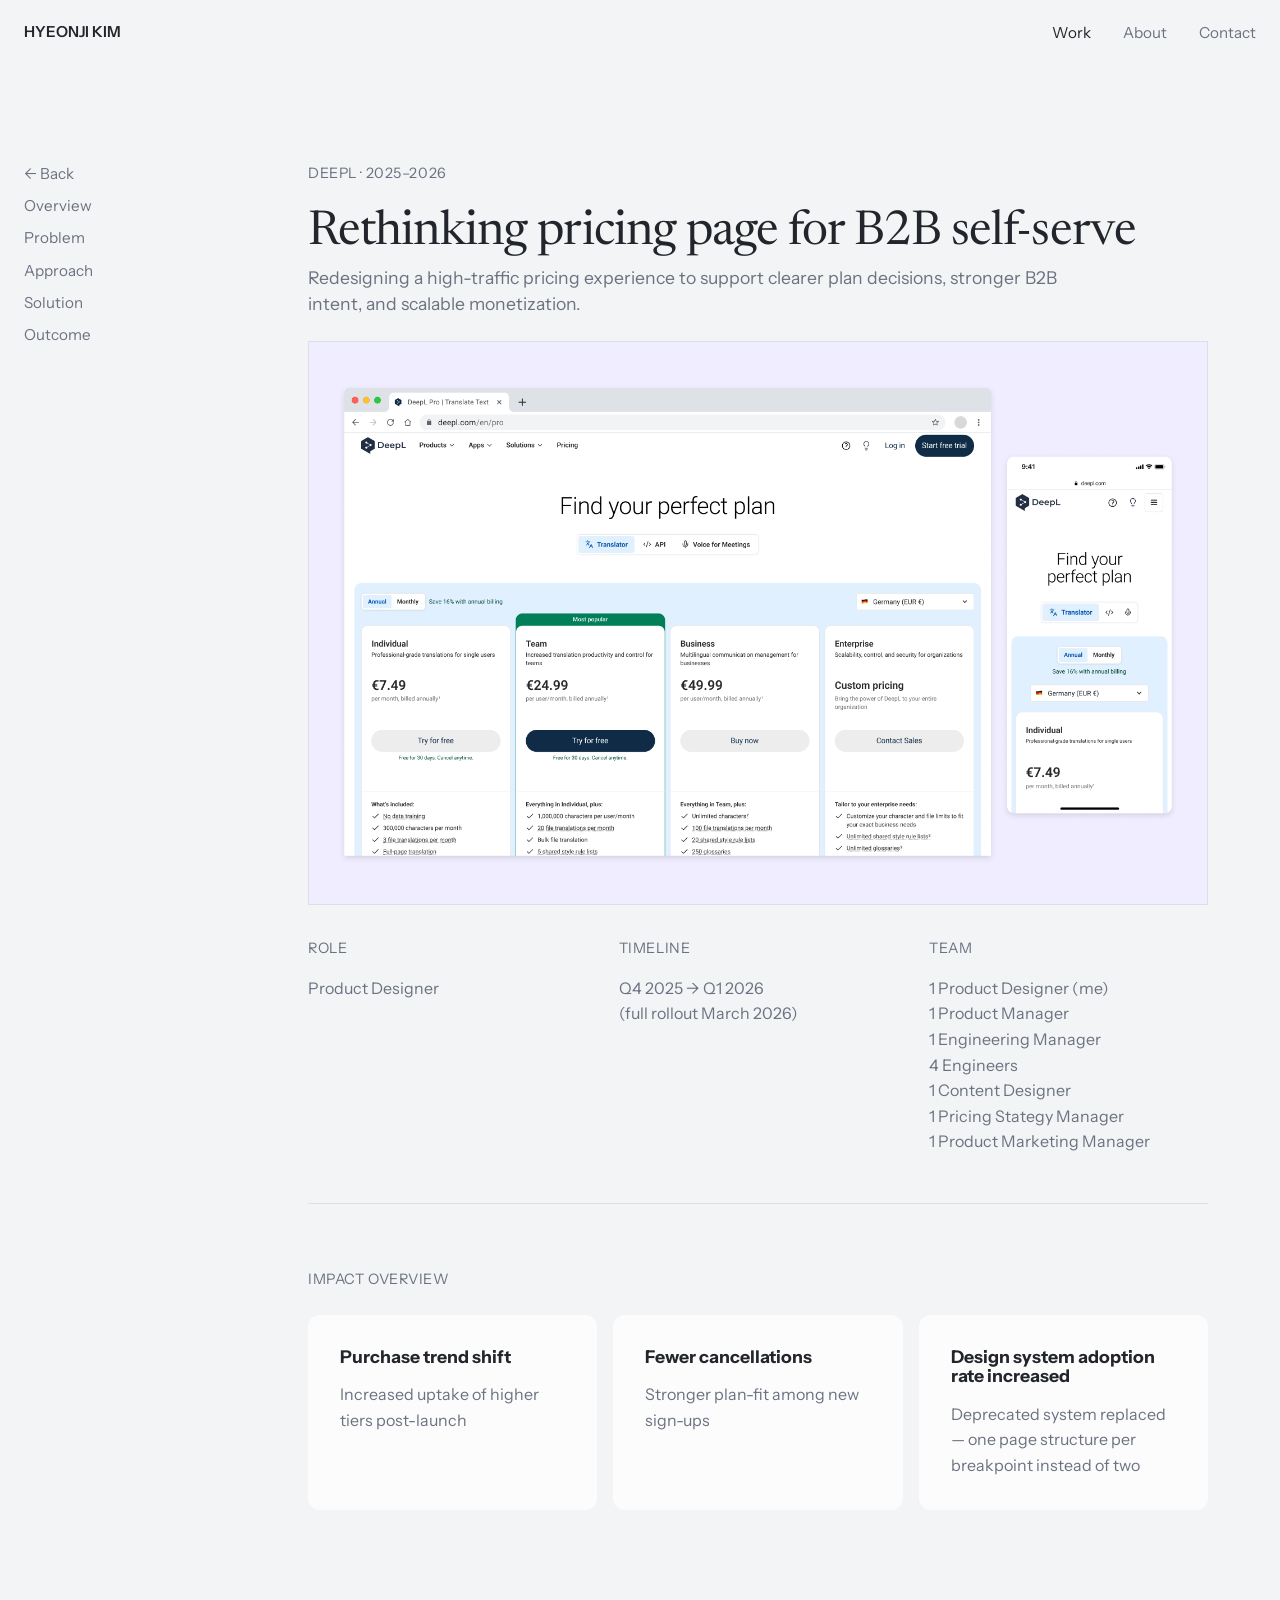
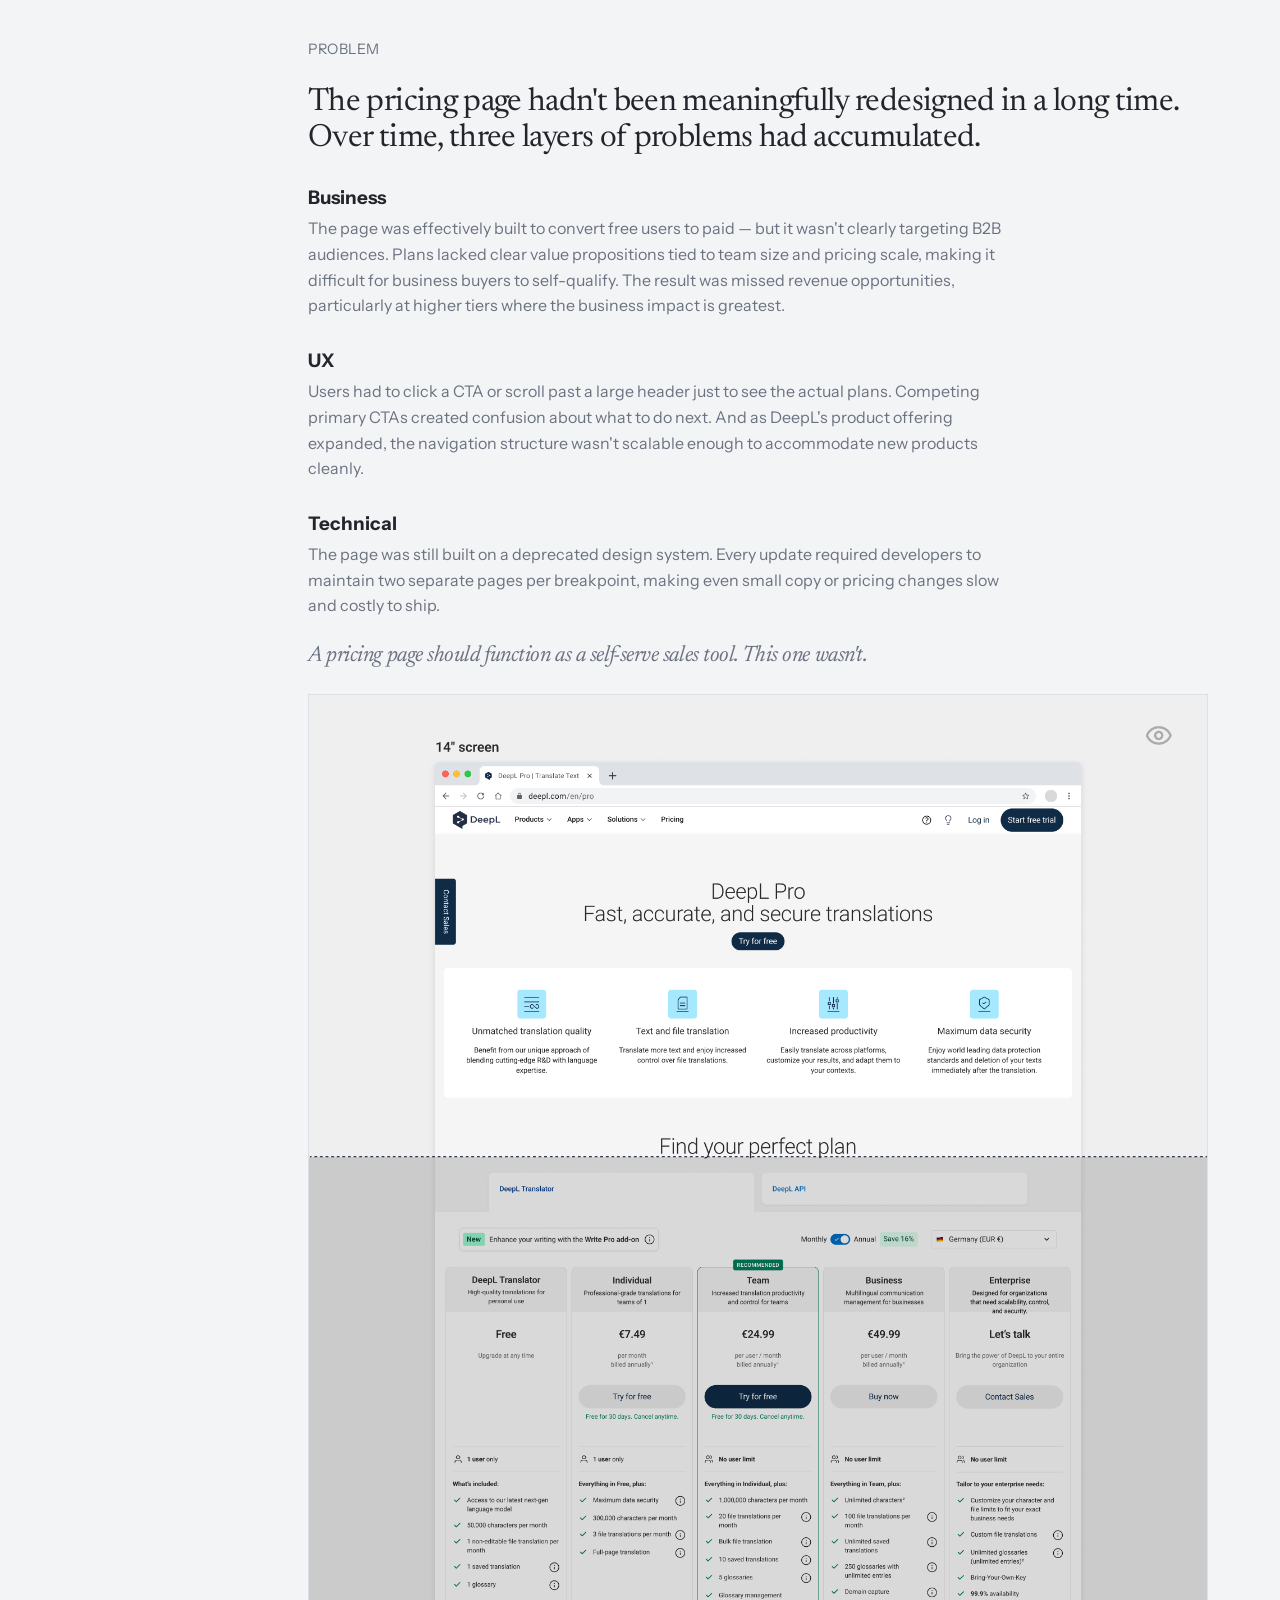
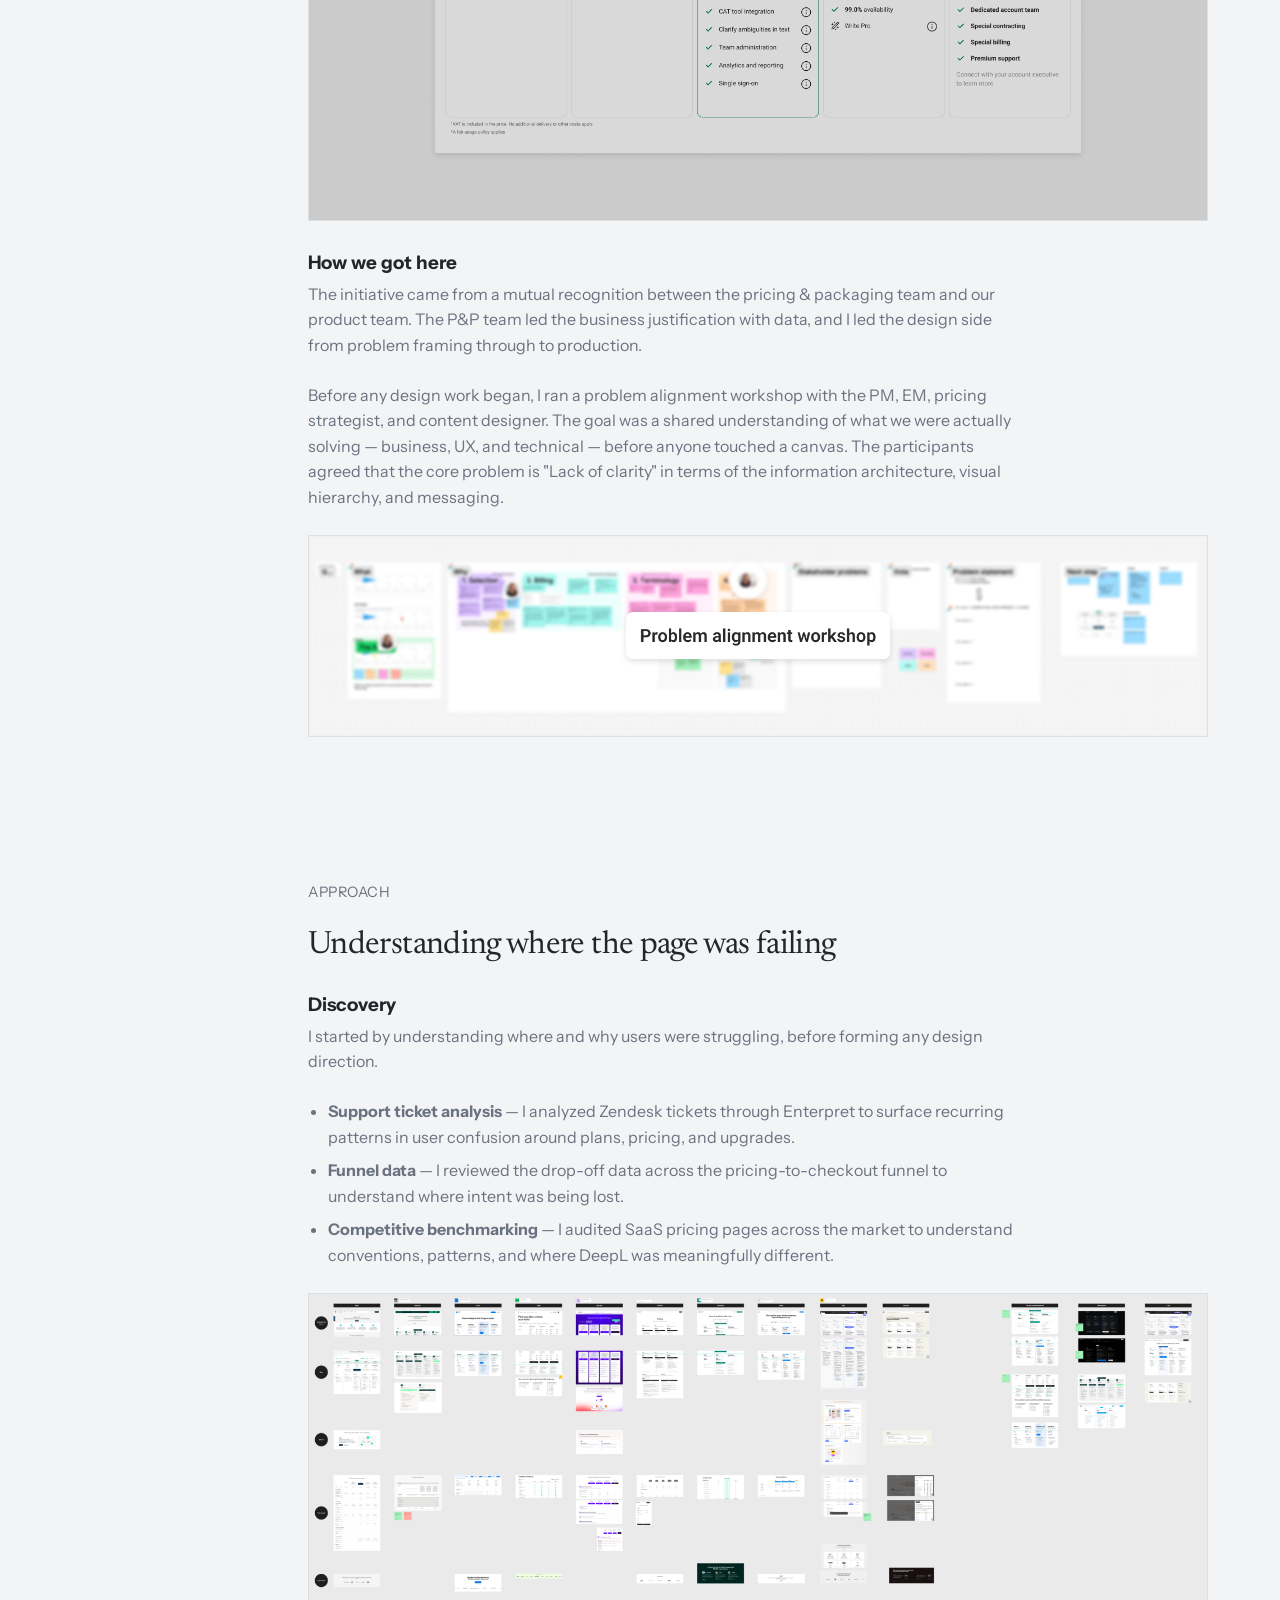
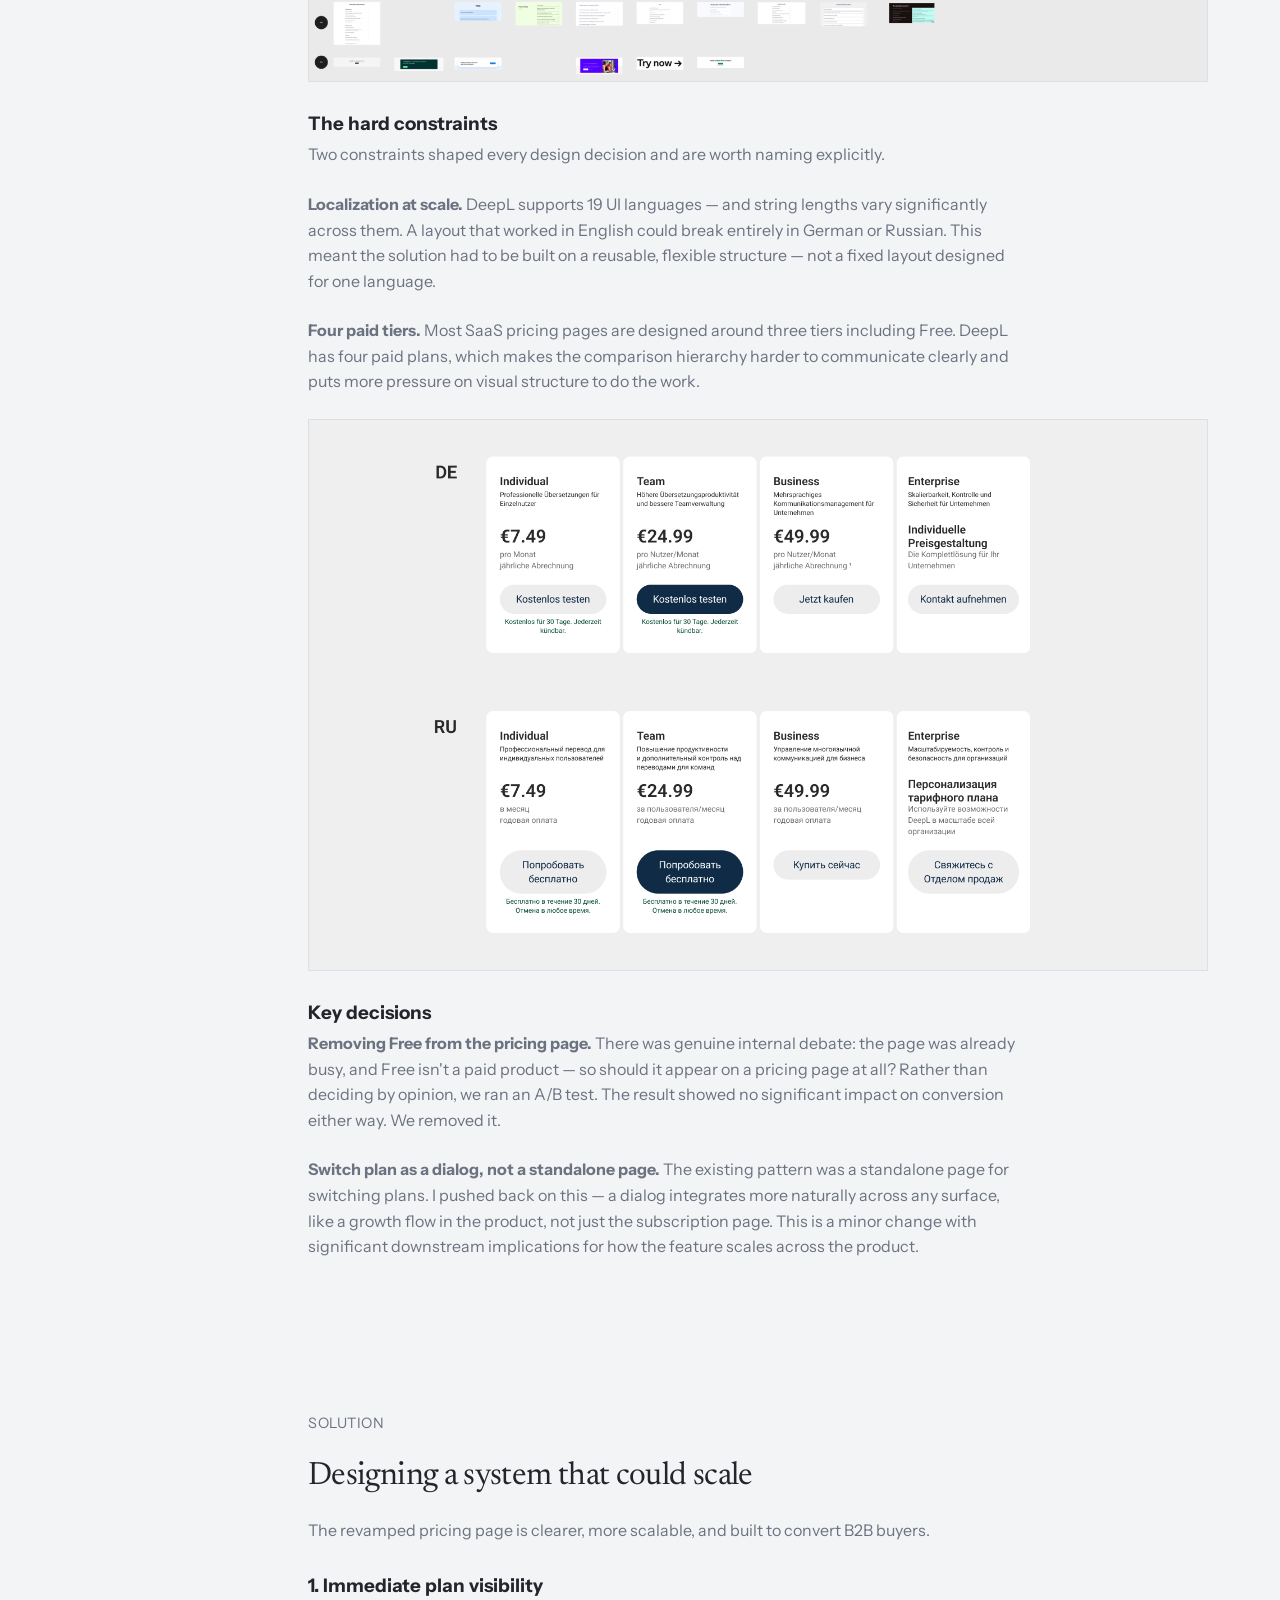
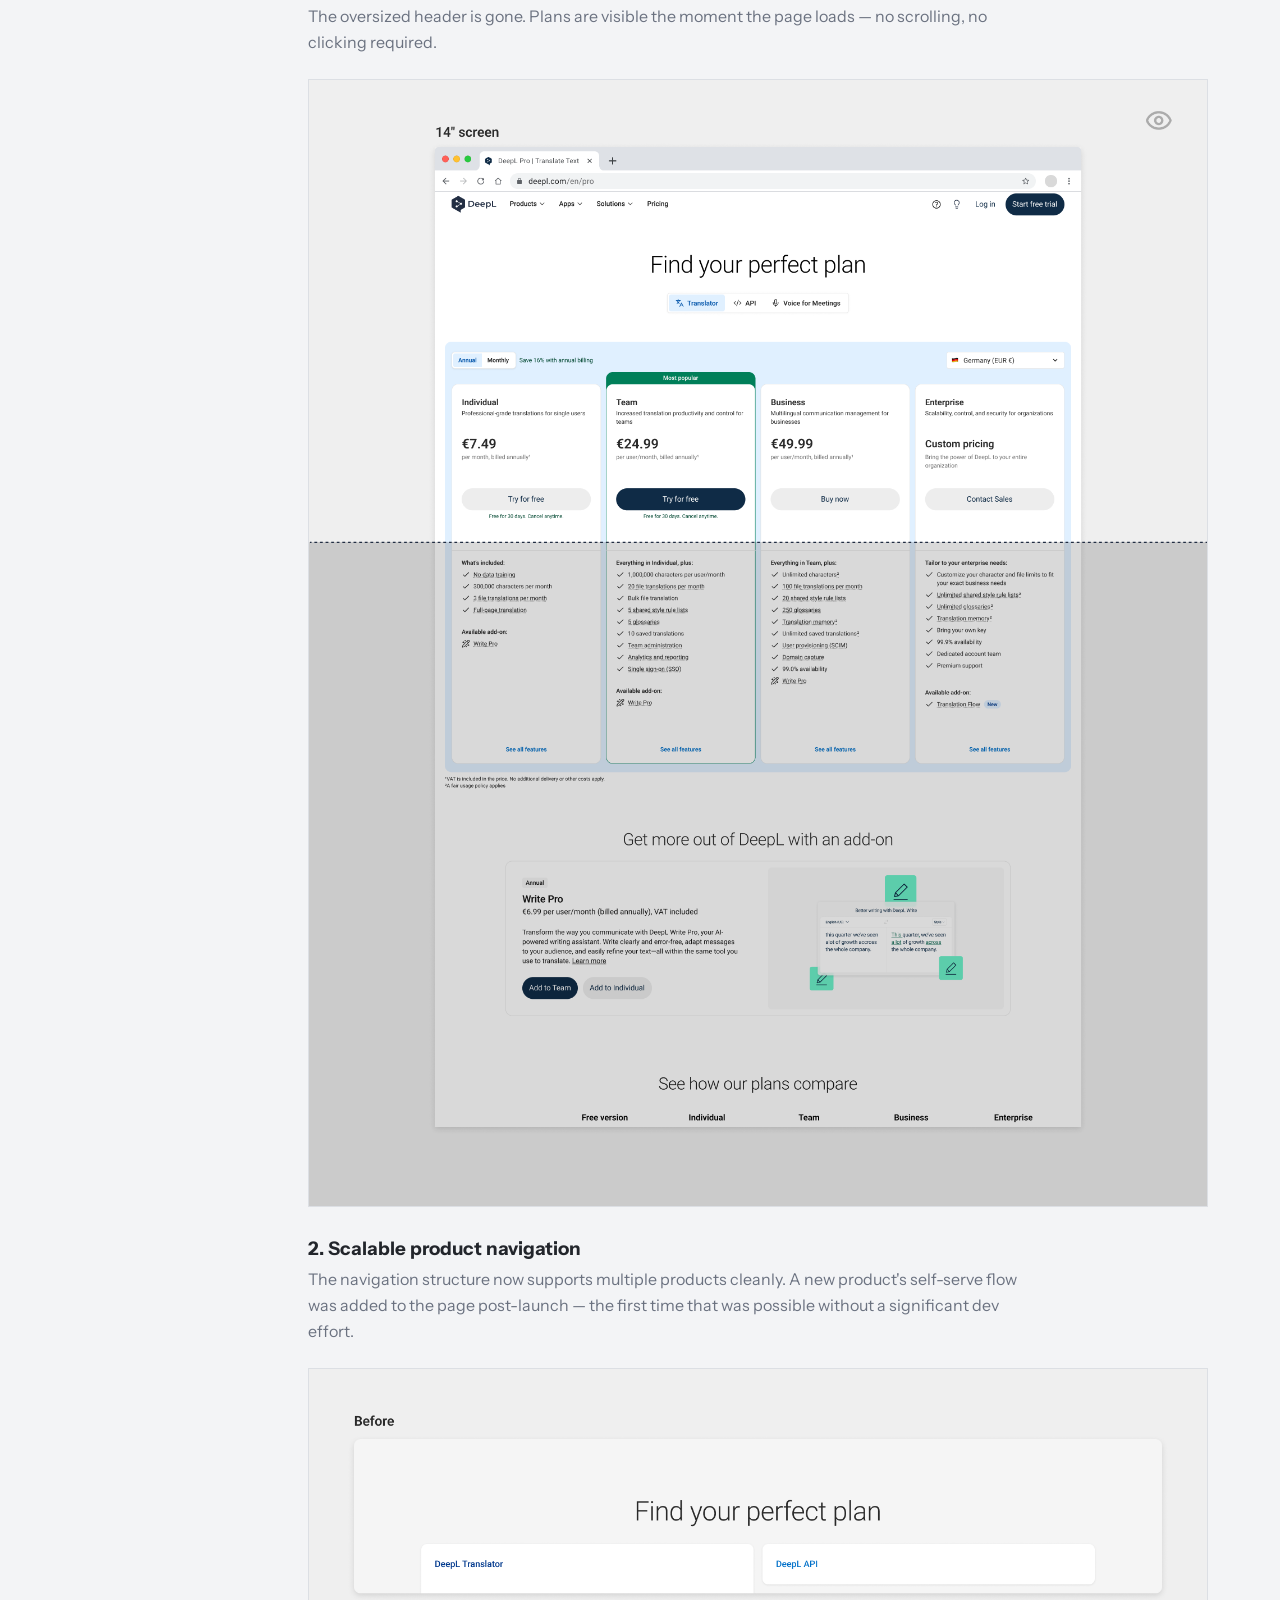
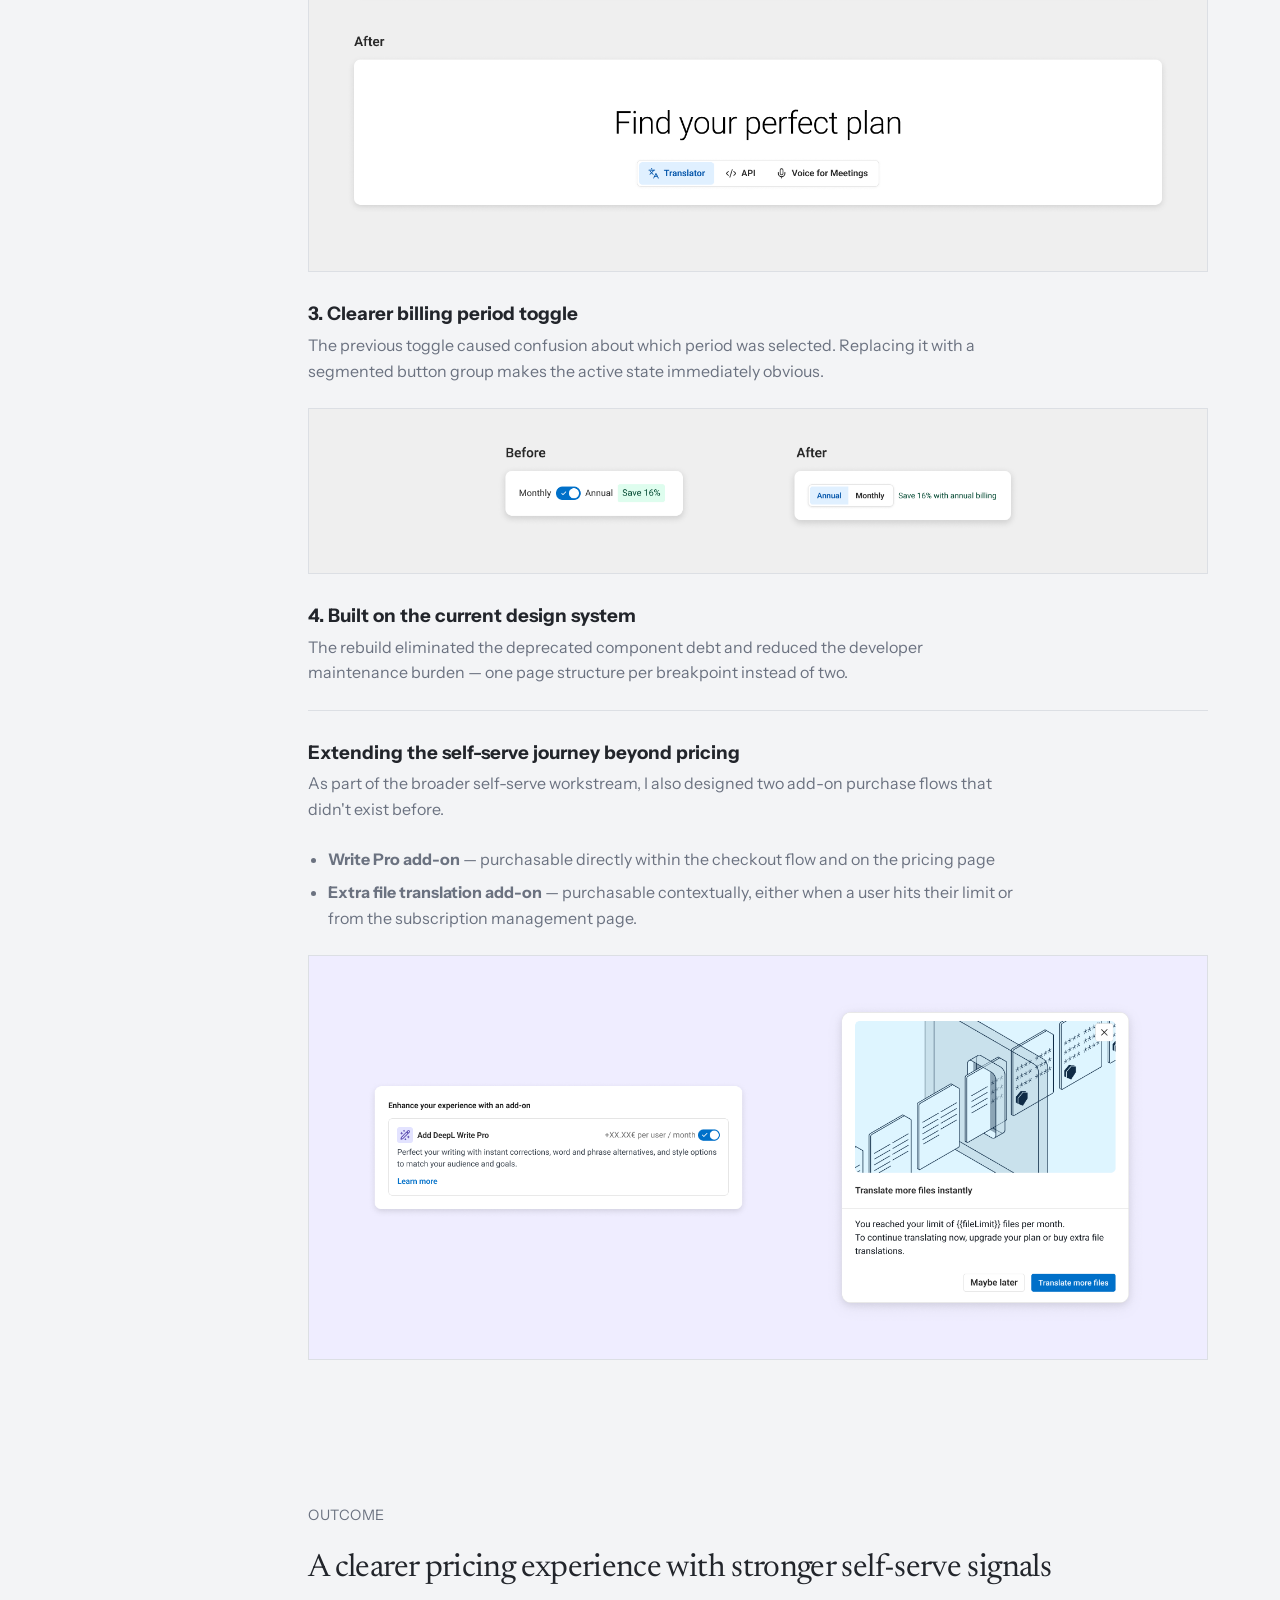
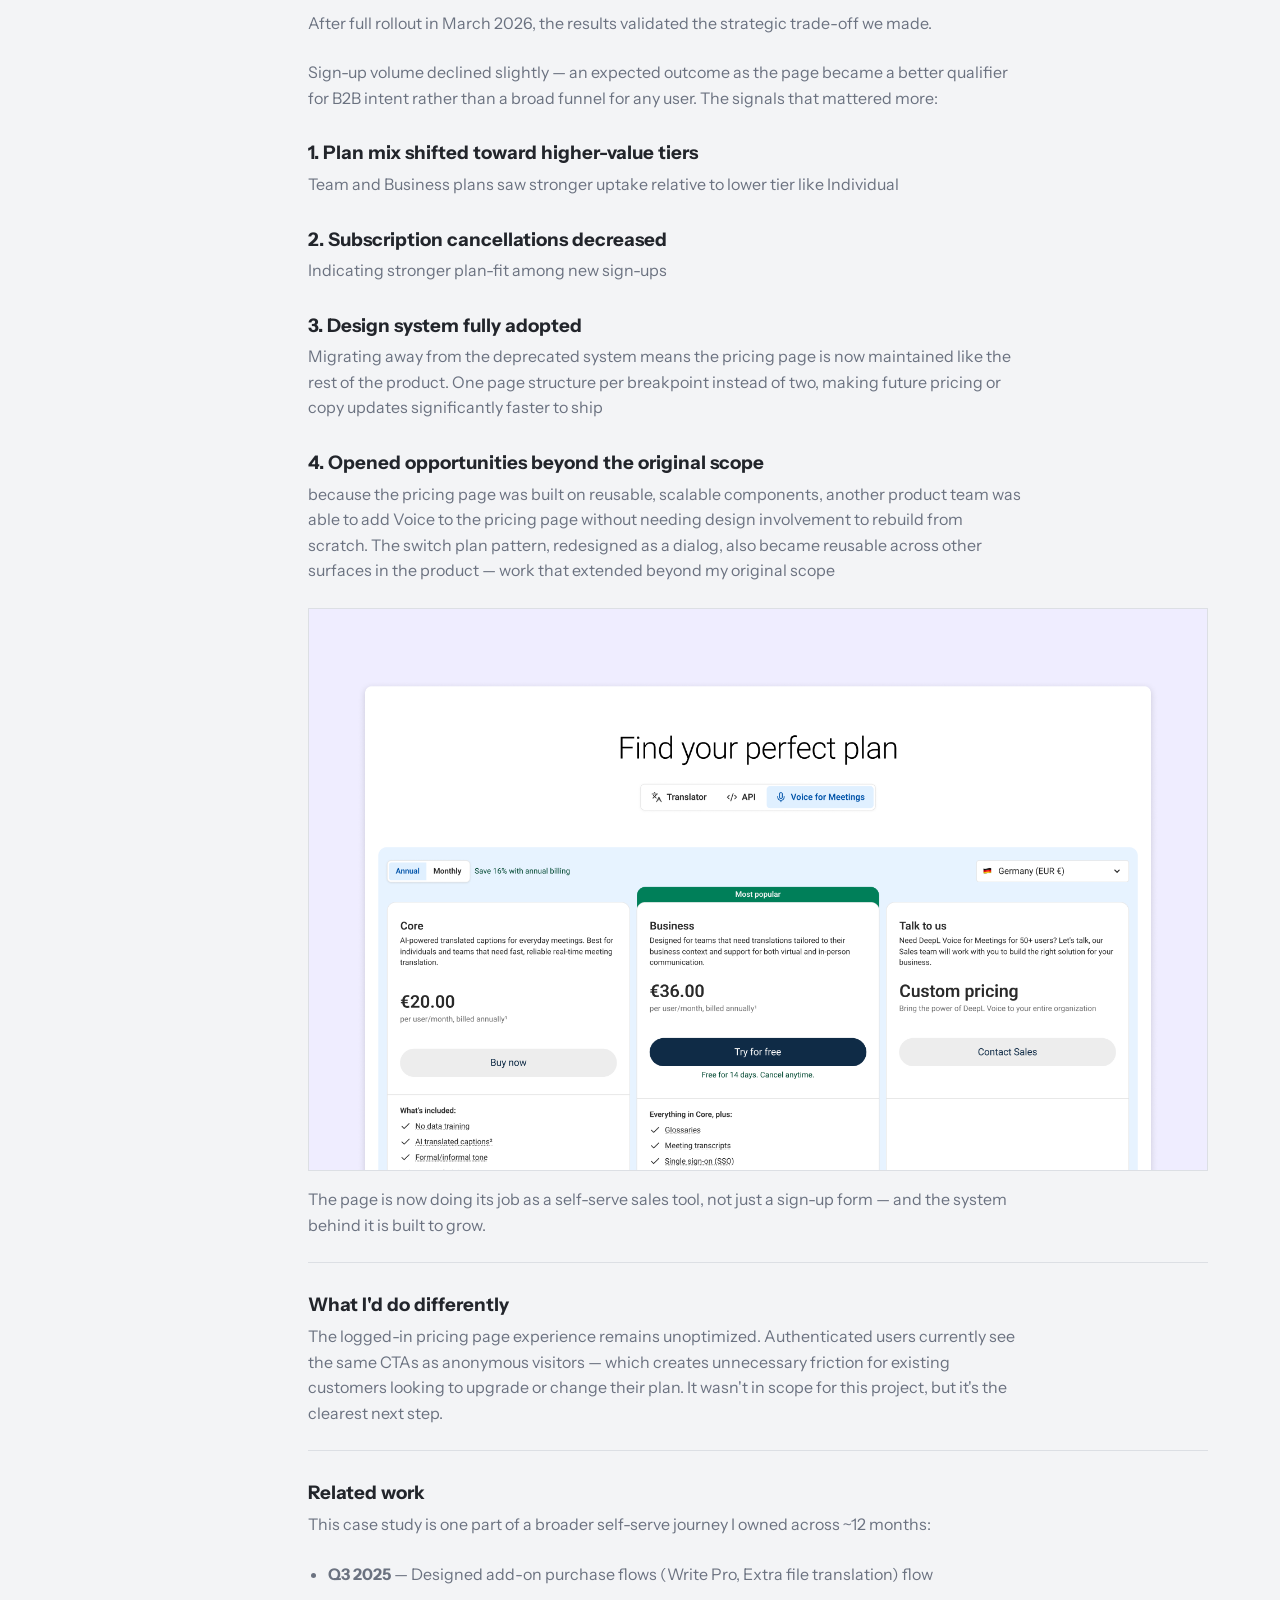
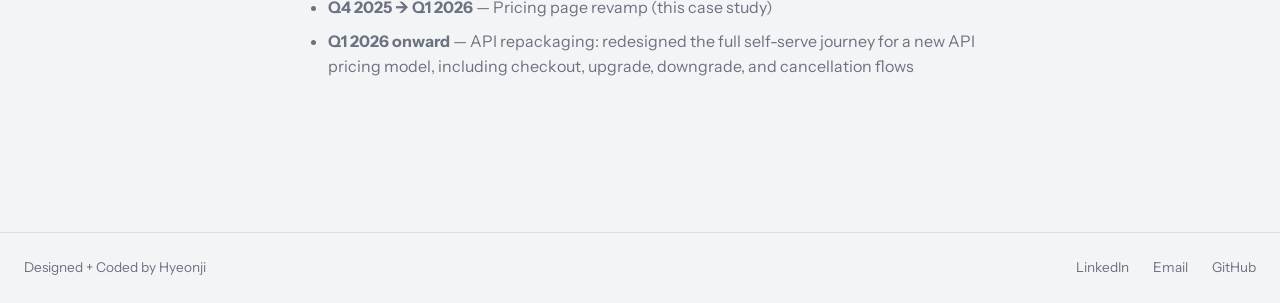
<file: self-serve.html>
<!DOCTYPE html>
<html lang="en">
  <head>
    <meta charset="UTF-8" />
    <meta name="viewport" content="width=device-width, initial-scale=1.0" />
    <title>About — Hyeonji Kim</title>
    <link rel="preconnect" href="https://fonts.googleapis.com" />
    <link rel="preconnect" href="https://fonts.gstatic.com" crossorigin />
    <link
      href="https://fonts.googleapis.com/css2?family=Instrument+Sans:wght@400;500;600;700&family=Newsreader:opsz,wght@6..72,300;6..72,400&display=swap"
      rel="stylesheet"
    />
    <link rel="stylesheet" href="main.css" />
  </head>
  <body>
    <nav>
      <a href="index.html" class="logo">HYEONJI KIM</a>
      <ul>
        <li><a href="index.html" class="active">Work</a></li>
        <li><a href="about.html">About</a></li>
        <li><a href="contact.html">Contact</a></li>
      </ul>
    </nav>

    <main class="case-layout">
      <aside class="case-nav">
        <a href="index.html">← Back</a>
        <a href="#overview">Overview</a>
        <a href="#problem">Problem</a>
        <a href="#approach">Approach</a>
        <a href="#solution">Solution</a>
        <a href="#outcome">Outcome</a>
      </aside>

      <article class="case-content">
        <section id="overview" class="case-section">
          <p class="eyebrow">DeepL · 2025–2026</p>
          <h1>Rethinking pricing page for B2B self-serve</h1>
          <p class="tagline">
            Redesigning a high-traffic pricing experience to support clearer
            plan decisions, stronger B2B intent, and scalable monetization.
          </p>
        </section>

        <div class="case-thumb hero-thumb">
          <img
            src="images/thumbnails/self-serve-thumbnail.png"
            alt="Pricing to Self-Serve Journey"
          />
        </div>

        <section class="case-overview">
          <div class="overview-item">
            <p class="eyebrow">Role</p>
            <p>Product Designer</p>
          </div>

          <div class="overview-item">
            <p class="eyebrow">Timeline</p>
            <p>
              Q4 2025 → Q1 2026<br />
              (full rollout March 2026)
            </p>
          </div>

          <div class="overview-item">
            <p class="eyebrow">Team</p>
            <p>
              1 Product Designer (me)<br />
              1 Product Manager<br />
              1 Engineering Manager<br />
              4 Engineers<br />
              1 Content Designer<br />
              1 Pricing Stategy Manager<br />
              1 Product Marketing Manager
            </p>
          </div>
        </section>

        <hr
          style="border: none; border-top: 1px solid #dcdfe4; margin: 20px 0"
        />

        <section class="impact-overview">
          <p class="eyebrow">Impact Overview</p>

          <div class="impact-grid">
            <div class="impact-card">
              <h3>Purchase trend shift</h3>
              <p>Increased uptake of higher tiers post-launch</p>
            </div>

            <div class="impact-card">
              <h3>Fewer cancellations</h3>
              <p>Stronger plan-fit among new sign-ups</p>
            </div>

            <div class="impact-card">
              <h3>Design system adoption rate increased</h3>
              <p>
                Deprecated system replaced — one page structure per breakpoint
                instead of two
              </p>
            </div>
          </div>
        </section>

        <section id="problem" class="case-section">
          <p class="eyebrow">Problem</p>
          <h2>
            The pricing page hadn't been meaningfully redesigned in a long time.
            Over time, three layers of problems had accumulated.
          </h2>

          <h3>Business</h3>
          <p>
            The page was effectively built to convert free users to paid — but
            it wasn't clearly targeting B2B audiences. Plans lacked clear value
            propositions tied to team size and pricing scale, making it
            difficult for business buyers to self-qualify. The result was missed
            revenue opportunities, particularly at higher tiers where the
            business impact is greatest.
          </p>

          <h3>UX</h3>
          <p>
            Users had to click a CTA or scroll past a large header just to see
            the actual plans. Competing primary CTAs created confusion about
            what to do next. And as DeepL's product offering expanded, the
            navigation structure wasn't scalable enough to accommodate new
            products cleanly.
          </p>

          <h3>Technical</h3>
          <p>
            The page was still built on a deprecated design system. Every update
            required developers to maintain two separate pages per breakpoint,
            making even small copy or pricing changes slow and costly to ship.
          </p>

          <p class="serif-accent">
            A pricing page should function as a self-serve sales tool. This one
            wasn't.
          </p>

          <div class="case-thumb hero-thumb">
            <img
              src="images/case-studies/self-serve/self-serve-1.png"
              alt="Pricing to Self-Serve Journey"
            />
          </div>

          <h3>How we got here</h3>
          <p>
            The initiative came from a mutual recognition between the pricing &
            packaging team and our product team. The P&P team led the business
            justification with data, and I led the design side from problem
            framing through to production.
          </p>
          <p>
            Before any design work began, I ran a problem alignment workshop
            with the PM, EM, pricing strategist, and content designer. The goal
            was a shared understanding of what we were actually solving —
            business, UX, and technical — before anyone touched a canvas. The
            participants agreed that the core problem is "Lack of clarity" in
            terms of the information architecture, visual hierarchy, and
            messaging.
          </p>

          <div class="case-thumb hero-thumb">
            <img
              src="images/case-studies/self-serve/self-serve-2.png"
              alt="Pricing to Self-Serve Journey"
            />
          </div>
        </section>

        <section id="approach" class="case-section">
          <p class="eyebrow">Approach</p>
          <h2>Understanding where the page was failing</h2>

          <h3>Discovery</h3>
          <p>
            I started by understanding where and why users were struggling,
            before forming any design direction.
          </p>
          <ul>
            <li>
              <b>Support ticket analysis</b> — I analyzed Zendesk tickets
              through Enterpret to surface recurring patterns in user confusion
              around plans, pricing, and upgrades.
            </li>
            <li>
              <b>Funnel data</b> — I reviewed the drop-off data across the
              pricing-to-checkout funnel to understand where intent was being
              lost.
            </li>
            <li>
              <b>Competitive benchmarking</b> — I audited SaaS pricing pages
              across the market to understand conventions, patterns, and where
              DeepL was meaningfully different.
            </li>
          </ul>

          <div class="case-thumb hero-thumb">
            <img
              src="images/case-studies/self-serve/self-serve-2-1.png"
              alt="Pricing to Self-Serve Journey"
            />
          </div>

          <h3>The hard constraints</h3>
          <p>
            Two constraints shaped every design decision and are worth naming
            explicitly.
          </p>
          <p>
            <b>Localization at scale.</b> DeepL supports 19 UI languages — and
            string lengths vary significantly across them. A layout that worked
            in English could break entirely in German or Russian. This meant the
            solution had to be built on a reusable, flexible structure — not a
            fixed layout designed for one language.
          </p>
          <p>
            <b>Four paid tiers.</b> Most SaaS pricing pages are designed around
            three tiers including Free. DeepL has four paid plans, which makes
            the comparison hierarchy harder to communicate clearly and puts more
            pressure on visual structure to do the work.
          </p>

          <div class="case-thumb hero-thumb">
            <img
              src="images/case-studies/self-serve/self-serve-3.png"
              alt="Pricing to Self-Serve Journey"
            />
          </div>

          <h3>Key decisions</h3>

          <p>
            <b>Removing Free from the pricing page.</b> There was genuine
            internal debate: the page was already busy, and Free isn't a paid
            product — so should it appear on a pricing page at all? Rather than
            deciding by opinion, we ran an A/B test. The result showed no
            significant impact on conversion either way. We removed it.
          </p>
          <p>
            <b>Switch plan as a dialog, not a standalone page.</b> The existing
            pattern was a standalone page for switching plans. I pushed back on
            this — a dialog integrates more naturally across any surface, like a
            growth flow in the product, not just the subscription page. This is
            a minor change with significant downstream implications for how the
            feature scales across the product.
          </p>
        </section>

        <section id="solution" class="case-section">
          <p class="eyebrow">Solution</p>
          <h2>Designing a system that could scale</h2>
          <p>
            The revamped pricing page is clearer, more scalable, and built to
            convert B2B buyers.
          </p>

          <h3>1. Immediate plan visibility</h3>
          <p>
            The oversized header is gone. Plans are visible the moment the page
            loads — no scrolling, no clicking required.
          </p>
          <div class="case-thumb hero-thumb">
            <img
              src="images/case-studies/self-serve/self-serve-4.png"
              alt="Pricing to Self-Serve Journey"
            />
          </div>

          <h3>2. Scalable product navigation</h3>
          <p>
            The navigation structure now supports multiple products cleanly. A
            new product's self-serve flow was added to the page post-launch —
            the first time that was possible without a significant dev effort.
          </p>
          <div class="case-thumb hero-thumb">
            <img
              src="images/case-studies/self-serve/self-serve-5.png"
              alt="Pricing to Self-Serve Journey"
            />
          </div>

          <h3>3. Clearer billing period toggle</h3>
          <p>
            The previous toggle caused confusion about which period was
            selected. Replacing it with a segmented button group makes the
            active state immediately obvious.
          </p>
          <div class="case-thumb hero-thumb">
            <img
              src="images/case-studies/self-serve/self-serve-6.png"
              alt="Pricing to Self-Serve Journey"
            />
          </div>

          <h3>4. Built on the current design system</h3>
          <p>
            The rebuild eliminated the deprecated component debt and reduced the
            developer maintenance burden — one page structure per breakpoint
            instead of two.
          </p>

          <hr
            style="border: none; border-top: 1px solid #dcdfe4; margin: 20px 0"
          />

          <h3>Extending the self-serve journey beyond pricing</h3>
          <p>
            As part of the broader self-serve workstream, I also designed two
            add-on purchase flows that didn't exist before.
          </p>

          <ul>
            <li>
              <b>Write Pro add-on</b> — purchasable directly within the checkout
              flow and on the pricing page
            </li>
            <li>
              <b>Extra file translation add-on</b> — purchasable contextually,
              either when a user hits their limit or from the subscription
              management page.
            </li>
          </ul>
          <div class="case-thumb hero-thumb">
            <img
              src="images/case-studies/self-serve/self-serve-7.png"
              alt="Pricing to Self-Serve Journey"
            />
          </div>
        </section>

        <section id="outcome" class="case-section">
          <p class="eyebrow">Outcome</p>
          <h2>A clearer pricing experience with stronger self-serve signals</h2>

          <p>
            After full rollout in March 2026, the results validated the
            strategic trade-off we made.
          </p>

          <p>
            Sign-up volume declined slightly — an expected outcome as the page
            became a better qualifier for B2B intent rather than a broad funnel
            for any user. The signals that mattered more:
          </p>

          <h3>1. Plan mix shifted toward higher-value tiers</h3>
          <p>
            Team and Business plans saw stronger uptake relative to lower tier
            like Individual
          </p>

          <h3>2. Subscription cancellations decreased</h3>
          <p>Indicating stronger plan-fit among new sign-ups</p>

          <h3>3. Design system fully adopted</h3>
          <p>
            Migrating away from the deprecated system means the pricing page is
            now maintained like the rest of the product. One page structure per
            breakpoint instead of two, making future pricing or copy updates
            significantly faster to ship
          </p>

          <h3>4. Opened opportunities beyond the original scope</h3>
          <p>
            because the pricing page was built on reusable, scalable components,
            another product team was able to add Voice to the pricing page
            without needing design involvement to rebuild from scratch. The
            switch plan pattern, redesigned as a dialog, also became reusable
            across other surfaces in the product — work that extended beyond my
            original scope
          </p>

          <div class="case-thumb hero-thumb">
            <img
              src="images/case-studies/self-serve/self-serve-8.png"
              alt="Pricing to Self-Serve Journey"
            />
          </div>

          <p>
            The page is now doing its job as a self-serve sales tool, not just a
            sign-up form — and the system behind it is built to grow.
          </p>

          <hr
            style="border: none; border-top: 1px solid #dcdfe4; margin: 20px 0"
          />

          <h3>What I'd do differently</h3>
          <p>
            The logged-in pricing page experience remains unoptimized.
            Authenticated users currently see the same CTAs as anonymous
            visitors — which creates unnecessary friction for existing customers
            looking to upgrade or change their plan. It wasn't in scope for this
            project, but it's the clearest next step.
          </p>

          <hr
            style="border: none; border-top: 1px solid #dcdfe4; margin: 20px 0"
          />

          <h3>Related work</h3>
          <p>
            This case study is one part of a broader self-serve journey I owned
            across ~12 months:
          </p>
          <ul>
            <li>
              <b>Q3 2025</b> — Designed add-on purchase flows (Write Pro, Extra
              file translation) flow
            </li>
            <li>
              <b>Q4 2025 → Q1 2026</b> — Pricing page revamp (this case study)
            </li>
            <li>
              <b>Q1 2026 onward</b> — API repackaging: redesigned the full
              self-serve journey for a new API pricing model, including
              checkout, upgrade, downgrade, and cancellation flows
            </li>
          </ul>
        </section>
      </article>
    </main>

    <footer>
      <p>Designed + Coded by Hyeonji</p>

      <div class="footer-links">
        <a href="https://www.linkedin.com/in/hyeonji-kim/" target="_blank">
          LinkedIn
        </a>

        <a href="mailto:iam.hyeonjikim@gmail.com">Email</a>

        <a href="https://github.com/kim-hyeonji" target="_blank"> GitHub </a>
      </div>
    </footer>
  </body>
</html>
</file>
<file: main.css>
*,
*::before,
*::after {
  box-sizing: border-box;
  margin: 0;
  padding: 0;
}

/* root */
:root {
  /* Colors */
  --bg: #f3f4f6;
  --text: #22252b;
  --muted: #6b7280;
  --border: #dcdfe4;

  /* Layout */
  --page-padding: 24px;

  /* Spacing */
  --space-xs: 0.5rem;
  --space-s: 1rem;
  --space-m: 1.5rem;
  --space-l: 2rem;
  --space-xl: 4rem;
}

html {
  scroll-behavior: smooth;
}

body {
  font-family: "Instrument Sans", sans-serif;
  background: var(--bg);
  color: var(--text);
  line-height: 1.6;

  min-height: 100vh;
  display: flex;
  flex-direction: column;
}

main {
  flex: 1;
}

h1,
h2,
h3 {
  line-height: 1.1;
}

.italic {
  font-style: italic;
}

.tagline {
  font-size: 1.1rem;
  line-height: 1.5;
  color: var(--muted);
  max-width: 52ch;
}

ul {
  padding-left: 1.25rem;
  margin-bottom: var(--space-m);
  max-width: 65ch;
}

li {
  margin-bottom: var(--space-xs);
  color: var(--muted);
}

.inline-link,
.inline-link:visited {
  color: inherit;
  text-decoration: none;
  border-bottom: 1px dotted var(--muted);
  transition: border-color 0.2s ease, color 0.2s ease;
}

.inline-link:hover {
  color: var(--text);
  border-bottom-color: var(--text);
}

/* ── Hero ── */

.hero {
  padding-top: 5rem;
  padding-bottom: 2rem;
}

.hero h1 {
  font-family: "Newsreader", serif;
  font-size: clamp(2.25rem, 6vw, 4rem);
  font-weight: 400;
  line-height: 0.98;
  letter-spacing: -0.02em;
  margin-bottom: 1.5rem;
}

.tagline {
  font-size: 1.1rem;
  line-height: 1.5;
  color: var(--muted);
  max-width: 52ch;
}

/* ── Nav ── */
nav {
  display: flex;
  justify-content: space-between;
  align-items: top;
  padding: 1.25rem var(--page-padding);
}

.logo {
  font-weight: 600;
  text-decoration: none;
  color: var(--text);
}

nav ul {
  list-style: none;
  display: flex;
  gap: 2rem;
}
nav a {
  text-decoration: none;
  color: var(--muted);
  font-size: 0.95rem;
}
nav a:hover,
nav a.active {
  color: var(--text);
}

/* ── Sections ── */
section {
  padding: var(--space-l) var(--page-padding);
}

/* ── Case studies ── */

.case-studies {
  display: grid;
  grid-template-columns: repeat(2, 1fr);
  gap: var(--space-l);
}

.case-card {
  display: block;
  text-decoration: none;
  color: var(--text);
}

.case-thumb {
  border: 1px solid var(--border);
  background: #f5f6f8;
  margin-bottom: var(--space-s);
  overflow: hidden;
}

.case-thumb span {
  color: var(--muted);
  font-size: 0.9rem;
}
.case-thumb img {
  width: 100%;
  height: auto;
  display: block;
}

.case-header {
  display: flex;
  justify-content: space-between;
  align-items: baseline;
  gap: var(--space-s);
  margin-bottom: var(--space-xs);
}

.case-card h2 {
  font-family: "Newsreader", serif;
  font-size: 1.5rem;
  font-weight: 400;
  line-height: 1;
  letter-spacing: -0.02em;
}

.case-card p {
  color: var(--muted);
  max-width: 60ch;
}

.meta {
  font-size: 1rem;
  color: var(--muted);
  white-space: nowrap;
}

/* ── Case study page ── */

.case-layout {
  display: grid;
  grid-template-columns: 220px 1fr;
  gap: var(--space-xl);
  padding: var(--space-xl) var(--page-padding);
}

.case-nav {
  position: sticky;
  top: var(--space-l);
  align-self: start;

  display: flex;
  flex-direction: column;
  gap: var(--space-xs);
}

.case-nav a {
  color: var(--muted);
  text-decoration: none;
  font-size: 0.95rem;
}

.case-nav a:hover {
  color: var(--text);
}

.case-content {
  max-width: 900px;
}

.case-section {
  padding: var(--space-xl) 0;
  scroll-margin-top: 2rem;
}

.case-section:first-child {
  padding: 0;
}

.case-section h1 {
  font-family: "Newsreader", serif;
  font-size: clamp(2.5rem, 4vw, 3rem);
  font-weight: 400;
  line-height: 1;
  letter-spacing: -0.02em;
  margin-top: var(--space-m);
  margin-bottom: var(--space-xs);
}

.case-section h2 {
  font-family: "Newsreader", serif;
  font-size: clamp(1.75rem, 3vw, 2rem);
  font-weight: 400;
  line-height: 1.1;
  letter-spacing: -0.02em;
  margin-bottom: var(--space-m);
}

.case-section h3 {
  margin-top: var(--space-l);
  margin-bottom: var(--space-xs);
}

.case-section p {
  color: var(--muted);
  max-width: 65ch;
  margin-bottom: var(--space-m);
}

.eyebrow {
  font-size: 0.9rem;
  color: var(--muted);
  margin-bottom: var(--space-s);
  letter-spacing: 0.04em;
}

.serif-accent {
  font-family: "Newsreader", serif;
  font-style: italic;
  font-size: 1.4rem;
  font-weight: 400;
  line-height: 1.2;
  letter-spacing: -0.02em;
  color: var(--text);
}

/* ── Case overview ── */

.case-overview {
  display: grid;
  grid-template-columns: repeat(3, 1fr);
  gap: var(--space-l);

  padding: var(--space-s) 0;
  margin-bottom: 2rem;
}

.overview-item {
  display: flex;
  flex-direction: column;
}

.overview-item p {
  color: var(--muted);
}

.eyebrow {
  color: var(--muted);
  font-size: 0.9rem;
  text-transform: uppercase;
  letter-spacing: 0.04em;
}

/* ── Impact overview ── */

.impact-overview {
  padding: 0;
  margin-top: var(--space-xl);
  margin-bottom: var(--space-xl);
}

.impact-grid {
  display: grid;
  grid-template-columns: repeat(3, 1fr);
  gap: var(--space-s);

  margin-top: var(--space-m);
}

.impact-card {
  background: rgba(255, 255, 255, 0.75);

  border-radius: 12px;

  padding: var(--space-l);
}

.impact-card h3 {
  font-size: 1.1rem;
  margin-bottom: var(--space-s);
}

.impact-card p {
  color: var(--muted);
}

/* ── About / Contact prose ── */

.prose {
  display: flex;
  flex-direction: column;
  gap: 1.25rem;
  max-width: 55ch;
}
.prose p {
  color: var(--muted);
}
.prose a {
  color: var(--text);
}

.about-layout {
  display: grid;
  grid-template-columns: 1fr 320px;
  gap: var(--space-xl);
  align-items: start;
}

.about-image img {
  width: 100%;
  height: auto;
  display: block;
}

.contact-layout {
  max-width: 720px;
}

.contact-links {
  display: flex;
  flex-direction: column;
  gap: var(--space-s);
  margin-top: var(--space-m);
}

.contact-links a {
  font-family: "Newsreader", serif;
  font-size: clamp(1.75rem, 4vw, 3rem);
  font-weight: 400;
  line-height: 1.1;
  letter-spacing: -0.02em;
  color: var(--text);
  text-decoration: none;
  border-bottom: 1px dotted var(--muted);
  width: fit-content;
}

.contact-links a:hover {
  border-bottom-color: var(--text);
}

/* ── Footer ── */
footer {
  display: flex;
  justify-content: space-between;
  align-items: center;
  gap: var(--space-m);

  padding: var(--space-m) var(--page-padding);

  font-size: 0.85rem;
  color: var(--muted);

  border-top: 1px solid var(--border);
}

.footer-links {
  display: flex;
  gap: var(--space-m);
}

.footer-links a {
  color: var(--muted);
  text-decoration: none;
}

.footer-links a:hover {
  color: var(--text);
}

/* ── Mobile ── */
@media (max-width: 767px) {
  :root {
    --page-padding: 20px;
  }

  nav {
    align-items: flex-start;
    gap: var(--space-s);
  }

  nav ul {
    gap: var(--space-s);
    flex-wrap: wrap;
    justify-content: flex-end;
  }

  nav a {
    font-size: 0.9rem;
  }

  .hero {
    padding-top: 3rem;
    padding-bottom: 3rem;
  }

  .hero h1 {
    font-size: 3rem;
  }

  .case-card {
    padding: var(--space-l) 0;
  }

  .case-studies {
    grid-template-columns: 1fr;
  }

  .case-header {
    flex-direction: column;
    gap: 0.25rem;
  }

  .case-overview {
    grid-template-columns: 1fr 1fr;
    gap: var(--space-s);
    padding-bottom: 4rem;
  }

  footer {
    flex-direction: column;
    align-items: flex-start;
  }

  .footer-links {
    flex-wrap: wrap;
  }

  .case-layout {
    display: block;
  }

  .case-nav {
    display: none;
  }

  .case-section {
    padding-bottom: 4rem;
  }

  .case-section h1 {
    font-size: 3rem;
  }

  .case-section h2 {
    font-size: 2rem;
  }

  .impact-grid {
    grid-template-columns: 1fr;
  }

  .about-layout {
    grid-template-columns: 1fr;
  }
}
</file>
